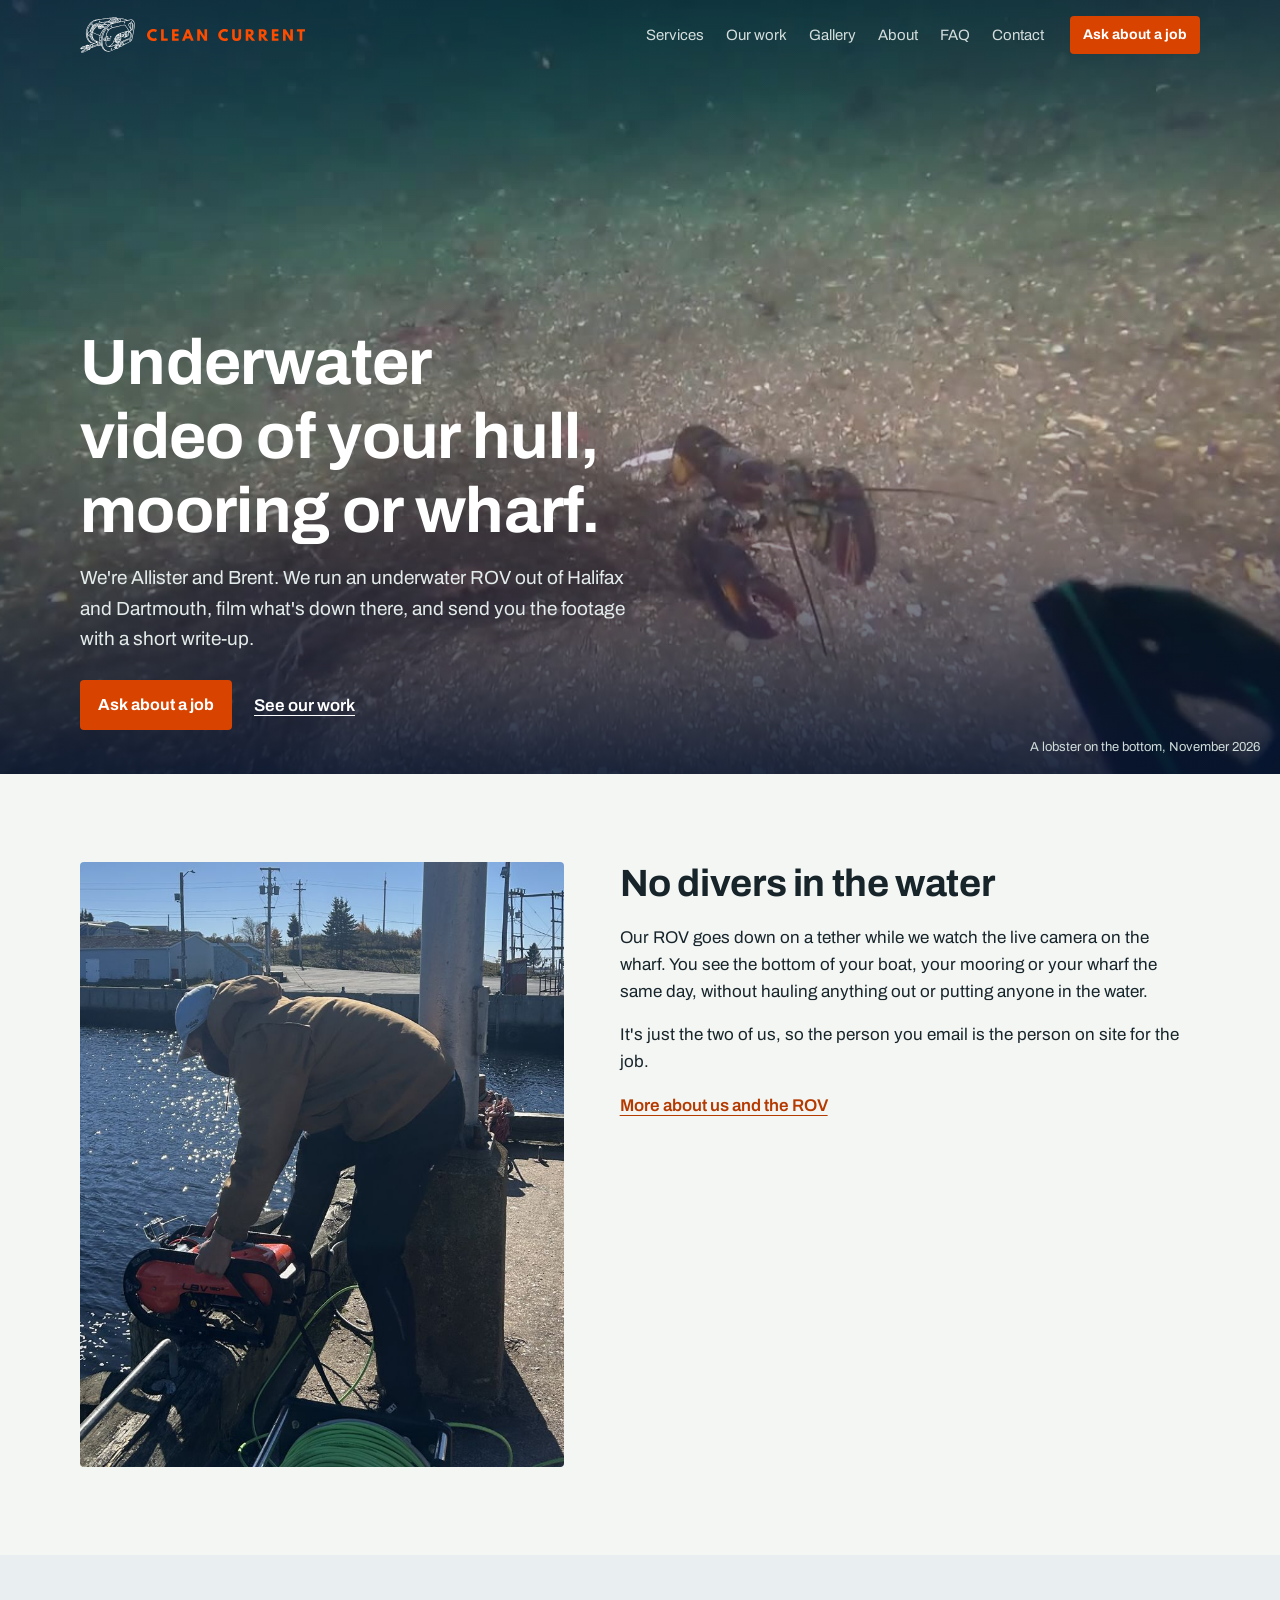
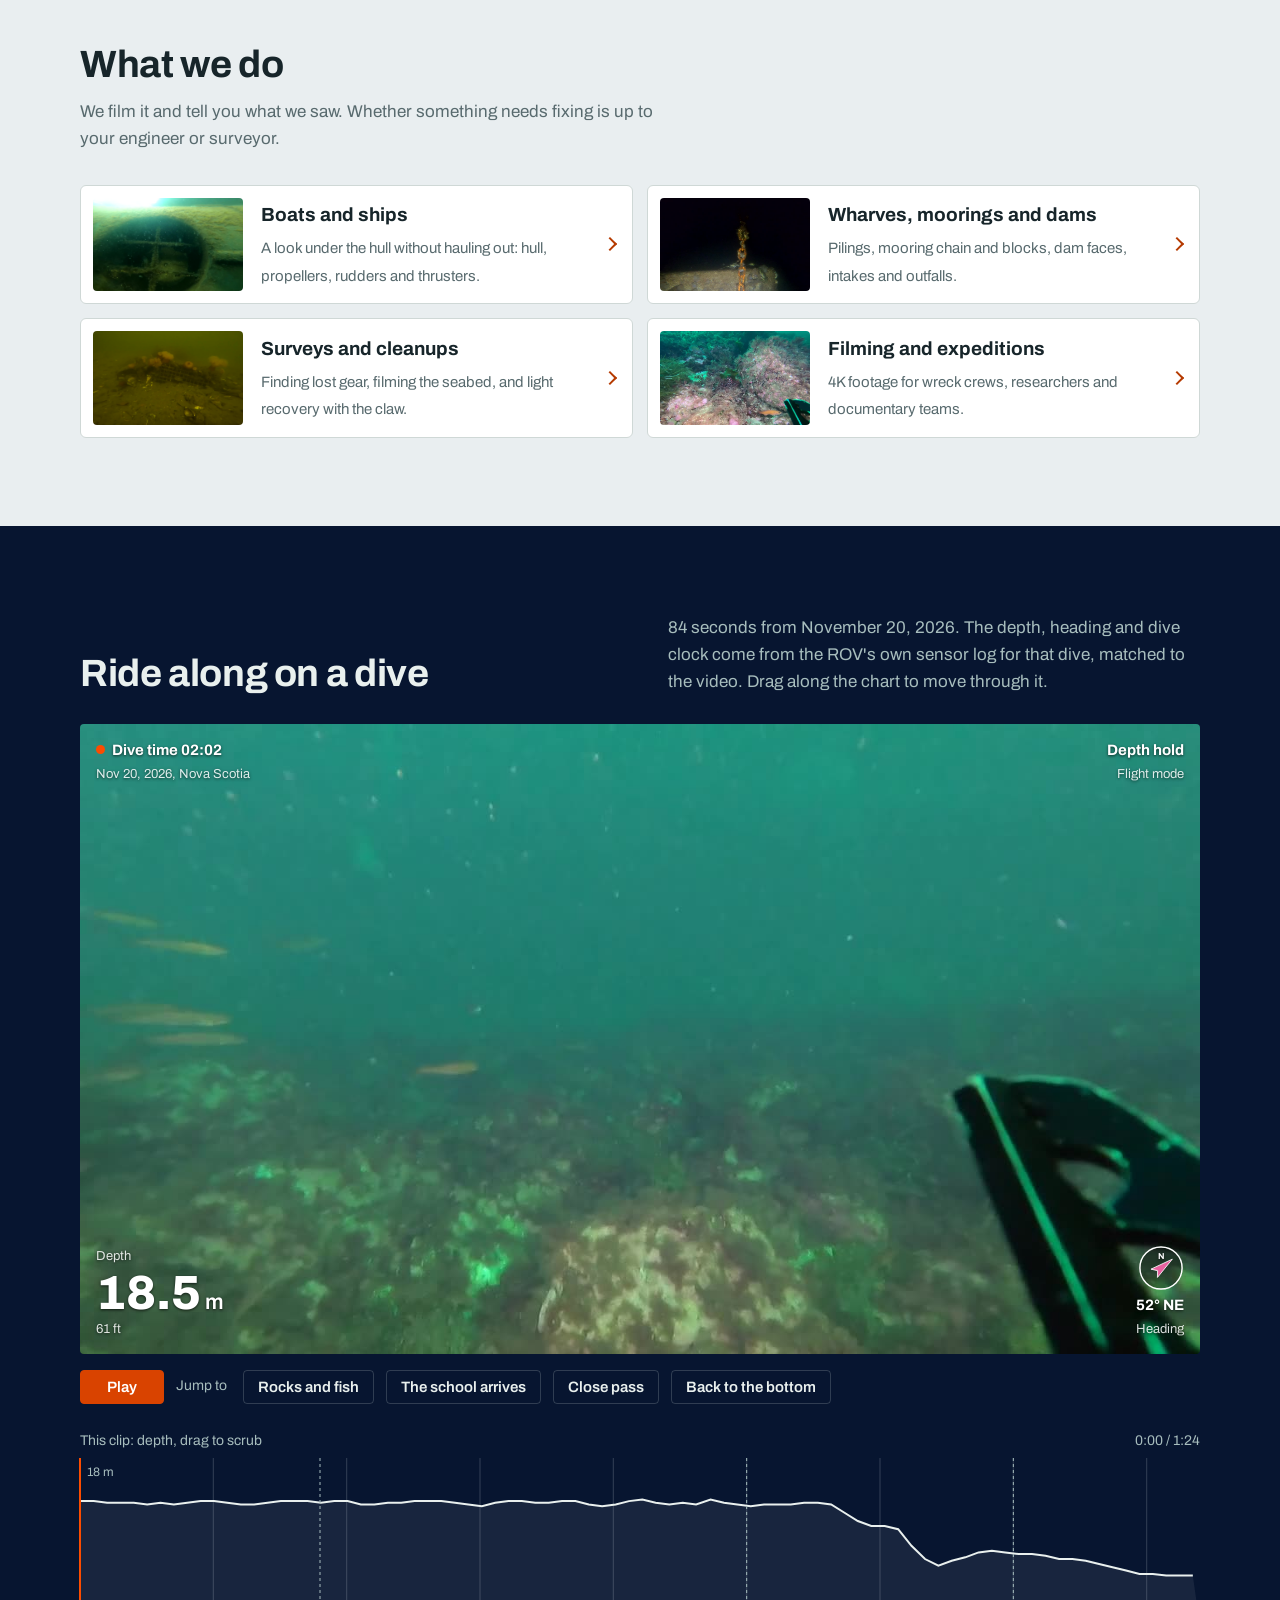
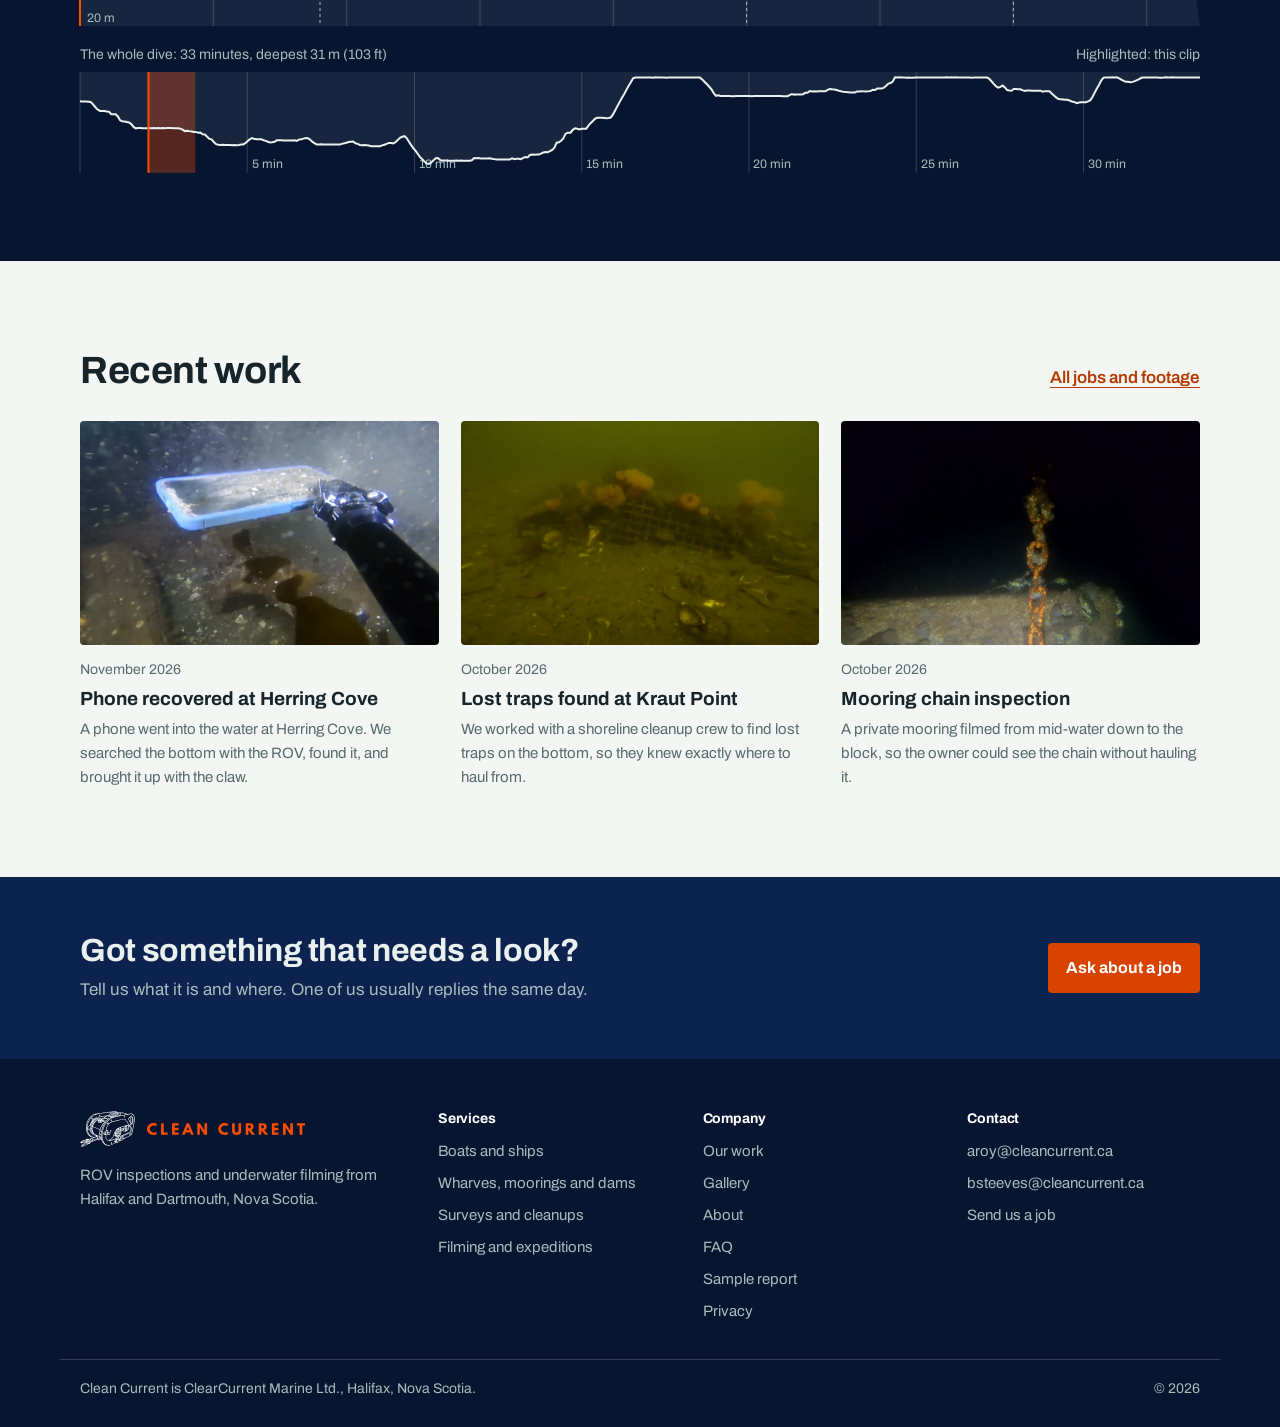
<file: index.html>
<!doctype html>
<html lang="en">
<head>
<meta charset="utf-8">
<meta name="viewport" content="width=device-width,initial-scale=1,viewport-fit=cover">
<title>Clean Current | ROV inspections in Halifax</title>
<meta name="description" content="ROV inspections and 4K underwater filming from Halifax and Dartmouth. Hulls, propellers, moorings, wharves, dams and the seabed, with no divers in the water.">
<link rel="canonical" href="https://cleancurrent.ca/">
<meta property="og:type" content="website">
<meta property="og:site_name" content="Clean Current">
<meta property="og:title" content="Clean Current | ROV inspections in Halifax">
<meta property="og:description" content="ROV inspections and 4K underwater filming from Halifax and Dartmouth. Hulls, propellers, moorings, wharves, dams and the seabed, with no divers in the water.">
<meta property="og:url" content="https://cleancurrent.ca/">
<meta property="og:image" content="https://cleancurrent.ca/assets/img/share.jpg">
<meta name="twitter:card" content="summary_large_image">
<link rel="icon" href="/favicon.svg" type="image/svg+xml">
<link rel="icon" href="/favicon-32.png" sizes="32x32" type="image/png">
<link rel="apple-touch-icon" href="/apple-touch-icon.png">
<meta name="theme-color" content="#0f2b30">
<script type="application/ld+json">{"@context":"https://schema.org","@type":"ProfessionalService","name":"Clean Current","legalName":"ClearCurrent Marine Ltd","url":"https://cleancurrent.ca/","email":"aroy@cleancurrent.ca","image":"https://cleancurrent.ca/assets/img/share.jpg","description":"ROV inspections and 4K underwater filming: hulls, propellers, moorings, wharves, dams and the seabed. Based in Halifax and Dartmouth, Nova Scotia.","areaServed":[{"@type":"City","name":"Halifax"},{"@type":"City","name":"Dartmouth"},{"@type":"AdministrativeArea","name":"Nova Scotia"},{"@type":"AdministrativeArea","name":"New Brunswick"},{"@type":"AdministrativeArea","name":"Prince Edward Island"}],"founder":[{"@type":"Person","name":"Allister Roy"},{"@type":"Person","name":"Brent Steeves"}],"knowsAbout":["ROV inspection","Underwater hull inspection","Mooring inspection","Wharf and piling inspection","Dam and intake inspection","Underwater filming"]}</script>
<link rel="preconnect" href="https://fonts.googleapis.com">
<link rel="preconnect" href="https://fonts.gstatic.com" crossorigin>
<link rel="stylesheet" href="https://fonts.googleapis.com/css2?family=Archivo:wght@400..800&display=swap">
<link rel="stylesheet" href="/assets/css/site.css">
</head>
<body>
<a class="skip" href="#main">Skip to content</a>
<header class="bar" id="bar">
  <div class="wrap">
    <a class="mark" href="/" aria-label="Clean Current home"><img class="logo-rov" src="/assets/img/logo/rov.svg" alt="" width="55" height="36"><img class="logo-word" src="/assets/img/logo/wordmark.svg" alt="Clean Current" width="159" height="12"></a>
    <button type="button" class="menu-toggle" id="menu-toggle" aria-expanded="false" aria-controls="nav">Menu</button>
    <nav class="nav" id="nav" aria-label="Main">
      <a href="/services/">Services</a>
      <a href="/work/">Our work</a>
      <a href="/gallery/">Gallery</a>
      <a href="/about/">About</a>
      <a href="/faq/">FAQ</a>
      <a href="/contact/">Contact</a>
      <a class="btn" href="/contact/">Ask about a job</a>
    </nav>
  </div>
</header>
<main id="main">
  <section class="hero" aria-labelledby="hero-title">
    <img class="poster" id="hero-poster" src="/assets/img/hero-poster.jpg" alt="" aria-hidden="true">
    <video id="hero-video" autoplay muted loop playsinline preload="auto" poster="/assets/img/hero-poster.jpg" aria-hidden="true"></video>
    <span class="label" id="hero-label">A school of fish at 20 m, November 20, 2026</span>
    <script>
    (function(){
      // A different dive clip each day. Add new clips to the end of this list.
      var clips=[
        ['hero-fish-close','hero-fish-close','A school of fish swimming past the ROV, November 24, 2026'],
        ['hero-reel','hero-poster','A school of fish at 20 m, November 20, 2026'],
        ['hero-reef','hero-reef','Pink coralline reef, November 20, 2026'],
        ['hero-lobster','hero-lobster','A lobster on the bottom, November 2026'],
        ['hero-chain','hero-chain','Inspecting a mooring chain, October 2026'],
        ['hero-sculpin','hero-sculpin','A sculpin on red seaweed, November 20, 2026'],
        ['hero-catfish','hero-catfish','A catfish in Chocolate Lake, November 5, 2026'],
        ['hero-trap','hero-trap','A lost trap found during a cleanup, October 2026']
      ];
      var d=new Date(),day=Math.floor((Date.UTC(d.getFullYear(),d.getMonth(),d.getDate())-Date.UTC(2026,10,24))/864e5);
      var q=location.search.match(/[?&]hero=(\d+)/),c=clips[q?(+q[1])%clips.length:((day%clips.length)+clips.length)%clips.length];
      var v=document.getElementById('hero-video'),img='/assets/img/'+c[1]+'.jpg';
      document.getElementById('hero-poster').src=img;v.poster=img;
      document.getElementById('hero-label').textContent=c[2];
      v.src='/assets/video/'+c[0]+'.mp4';
    })();
    </script>
    <div class="wrap">
      <h1 id="hero-title">Underwater video of your hull, mooring or wharf.</h1>
      <p>We're Allister and Brent. We run an underwater ROV out of Halifax and Dartmouth, film what's down there, and send you the footage with a short write-up.</p>
      <div class="hero-actions">
        <a class="btn" href="/contact/">Ask about a job</a>
        <a class="textlink" href="/work/">See our work</a>
      </div>
    </div>
  </section>

  <section aria-labelledby="intro-title">
    <div class="wrap intro-grid">
      <img src="/assets/img/allister-launching-rov.jpg" alt="Allister lowering the orange ROV off a wharf, tether reel at his feet">
      <div class="intro-text">
        <h2 id="intro-title">No divers in the water</h2>
        <p>Our ROV goes down on a tether while we watch the live camera on the wharf. You see the bottom of your boat, your mooring or your wharf the same day, without hauling anything out or putting anyone in the water.</p>
        <p>It's just the two of us, so the person you email is the person on site for the job.</p>
        <p><a class="textlink dark-link" href="/about/">More about us and the ROV</a></p>
      </div>
    </div>
  </section>

  <section class="tint" id="services" aria-labelledby="services-title">
    <div class="wrap">
      <h2 id="services-title">What we do</h2>
      <p class="lede">We film it and tell you what we saw. Whether something needs fixing is up to your engineer or surveyor.</p>
      <div class="svc-links">
        <a class="svc-link" href="/services/boats/">
          <img src="/assets/img/thruster-tunnel.jpg" alt="" loading="lazy">
          <span><strong>Boats and ships</strong><span>A look under the hull without hauling out: hull, propellers, rudders and thrusters.</span></span>
          <span class="arrow" aria-hidden="true"></span>
        </a>
        <a class="svc-link" href="/services/wharves-moorings-dams/">
          <img src="/assets/img/mooring-chain.jpg" alt="" loading="lazy">
          <span><strong>Wharves, moorings and dams</strong><span>Pilings, mooring chain and blocks, dam faces, intakes and outfalls.</span></span>
          <span class="arrow" aria-hidden="true"></span>
        </a>
        <a class="svc-link" href="/services/surveys-cleanups/">
          <img src="/assets/img/ghost-trap.jpg" alt="" loading="lazy">
          <span><strong>Surveys and cleanups</strong><span>Finding lost gear, filming the seabed, and light recovery with the claw.</span></span>
          <span class="arrow" aria-hidden="true"></span>
        </a>
        <a class="svc-link" href="/services/filming/">
          <img src="/assets/img/reef-survey.jpg" alt="" loading="lazy">
          <span><strong>Filming and expeditions</strong><span>4K footage for wreck crews, researchers and documentary teams.</span></span>
          <span class="arrow" aria-hidden="true"></span>
        </a>
      </div>
    </div>
  </section>

  <section class="dark dive" id="dive" aria-labelledby="dive-title">
    <div class="wrap">
      <div class="dive-intro">
        <h2 id="dive-title">Ride along on a dive</h2>
        <p>84 seconds from November 20, 2026. The depth, heading and dive clock come from the ROV's own sensor log for that dive, matched to the video. Drag along the chart to move through it.</p>
      </div>
      <div class="screen">
        <video id="dive-video" muted playsinline preload="none" poster="/assets/img/ride-along.jpg" aria-label="ROV footage of a school of fish passing over a rocky seabed at about 20 metres"><source src="/assets/video/ride-along.mp4" type="video/mp4"></video>
        <div class="hud" aria-hidden="true">
          <div class="hud-tl"><b class="rec">Dive time <span id="h-time">02:03</span></b><small>Nov 20, 2026, Nova Scotia</small></div>
          <div class="hud-tr"><b id="h-mode">Depth hold</b><small>Flight mode</small></div>
          <div class="hud-bl"><small>Depth</small><div class="big"><i id="h-m" style="font-style:normal">19.8</i><span>m</span></div><small><span id="h-ft">65</span> ft</small></div>
          <div class="hud-br"><svg class="compass" viewBox="-24 -24 48 48"><circle r="22" fill="rgba(0,0,0,.35)" stroke="#fff" stroke-width="1.5"/><text y="-12" text-anchor="middle" dominant-baseline="middle" font-size="9" font-weight="700" fill="#fff" font-family="Archivo,Arial,sans-serif">N</text><path id="h-comp" d="M0-15 5.5 9 0 4.5-5.5 9Z" fill="#e8619f" stroke="#fff" stroke-width=".8"/></svg><b><span id="h-hdg">245</span>&deg; <span id="h-card">WSW</span></b><small>Heading</small></div>
        </div>
      </div>
      <div class="dive-ctrl">
        <button type="button" class="vbtn" id="playbtn" aria-label="Play the dive">Play</button>
        <span class="lbl">Jump to</span>
        <button type="button" class="vbtn chapter" data-t="0">Rocks and fish</button>
        <button type="button" class="vbtn chapter" data-t="18">The school arrives</button>
        <button type="button" class="vbtn chapter" data-t="50">Close pass</button>
        <button type="button" class="vbtn chapter" data-t="70">Back to the bottom</button>
      </div>
      <div class="charts">
        <div>
          <div class="chart-label"><span>This clip: depth, drag to scrub</span><span id="scrub-read">0:00 / 1:24</span></div>
          <svg class="chart" id="scrub" viewBox="0 0 1000 150" preserveAspectRatio="none" role="slider" tabindex="0" aria-label="Position in the dive clip" aria-valuemin="0" aria-valuemax="84" aria-valuenow="0" aria-valuetext="0 seconds"></svg>
        </div>
        <div>
          <div class="chart-label"><span>The whole dive: 33 minutes, deepest 31 m (103 ft)</span><span>Highlighted: this clip</span></div>
          <svg class="chart" id="overview" viewBox="0 0 1000 90" preserveAspectRatio="none" aria-hidden="true"></svg>
        </div>
      </div>
      </div>
  </section>

  <section aria-labelledby="work-title">
    <div class="wrap">
      <div class="row-head"><h2 id="work-title">Recent work</h2><a class="textlink dark-link" href="/work/">All jobs and footage</a></div>
      <div class="cards">
        <a class="card" href="/work/#phone">
          <img src="/assets/img/phone-recovery.jpg" alt="" loading="lazy">
          <span class="card-meta">November 2026</span>
          <strong>Phone recovered at Herring Cove</strong>
          <span>A phone went into the water at Herring Cove. We searched the bottom with the ROV, found it, and brought it up with the claw.</span>
        </a>
        <a class="card" href="/work/#traps">
          <img src="/assets/img/ghost-trap.jpg" alt="" loading="lazy">
          <span class="card-meta">October 2026</span>
          <strong>Lost traps found at Kraut Point</strong>
          <span>We worked with a shoreline cleanup crew to find lost traps on the bottom, so they knew exactly where to haul from.</span>
        </a>
        <a class="card" href="/work/#mooring">
          <img src="/assets/img/mooring-chain.jpg" alt="" loading="lazy">
          <span class="card-meta">October 2026</span>
          <strong>Mooring chain inspection</strong>
          <span>A private mooring filmed from mid-water down to the block, so the owner could see the chain without hauling it.</span>
        </a>
      </div>
    </div>
  </section>

  <section class="cta-band">
    <div class="wrap">
      <div><h2>Got something that needs a look?</h2><p>Tell us what it is and where. One of us usually replies the same day.</p></div>
      <a class="btn" href="/contact/">Ask about a job</a>
    </div>
  </section>
</main>
<footer>
  <div class="wrap foot-grid">
    <div>
      <a class="mark" href="/"><img class="logo-rov" src="/assets/img/logo/rov.svg" alt="" width="55" height="36"><img class="logo-word" src="/assets/img/logo/wordmark.svg" alt="Clean Current" width="159" height="12"></a>
      <p>ROV inspections and underwater filming from Halifax and Dartmouth, Nova Scotia.</p>
    </div>
    <div>
      <h2>Services</h2>
      <ul><li><a href="/services/boats/">Boats and ships</a></li><li><a href="/services/wharves-moorings-dams/">Wharves, moorings and dams</a></li><li><a href="/services/surveys-cleanups/">Surveys and cleanups</a></li><li><a href="/services/filming/">Filming and expeditions</a></li></ul>
    </div>
    <div>
      <h2>Company</h2>
      <ul><li><a href="/work/">Our work</a></li><li><a href="/gallery/">Gallery</a></li><li><a href="/about/">About</a></li><li><a href="/faq/">FAQ</a></li><li><a href="/sample-report.html">Sample report</a></li><li><a href="/privacy/">Privacy</a></li></ul>
    </div>
    <div>
      <h2>Contact</h2>
      <ul><li><a href="mailto:aroy@cleancurrent.ca">aroy@cleancurrent.ca</a></li><li><a href="mailto:bsteeves@cleancurrent.ca">bsteeves@cleancurrent.ca</a></li><li><a href="/contact/">Send us a job</a></li></ul>
    </div>
  </div>
  <div class="wrap foot-legal">
    <span>Clean Current is ClearCurrent Marine Ltd., Halifax, Nova Scotia.</span>
    <span>&copy; <span id="year">2026</span></span>
  </div>
</footer>
<script src="/assets/js/site.js" defer></script>
<script src="/assets/js/dive.js" defer></script>
</body>
</html>
</file>
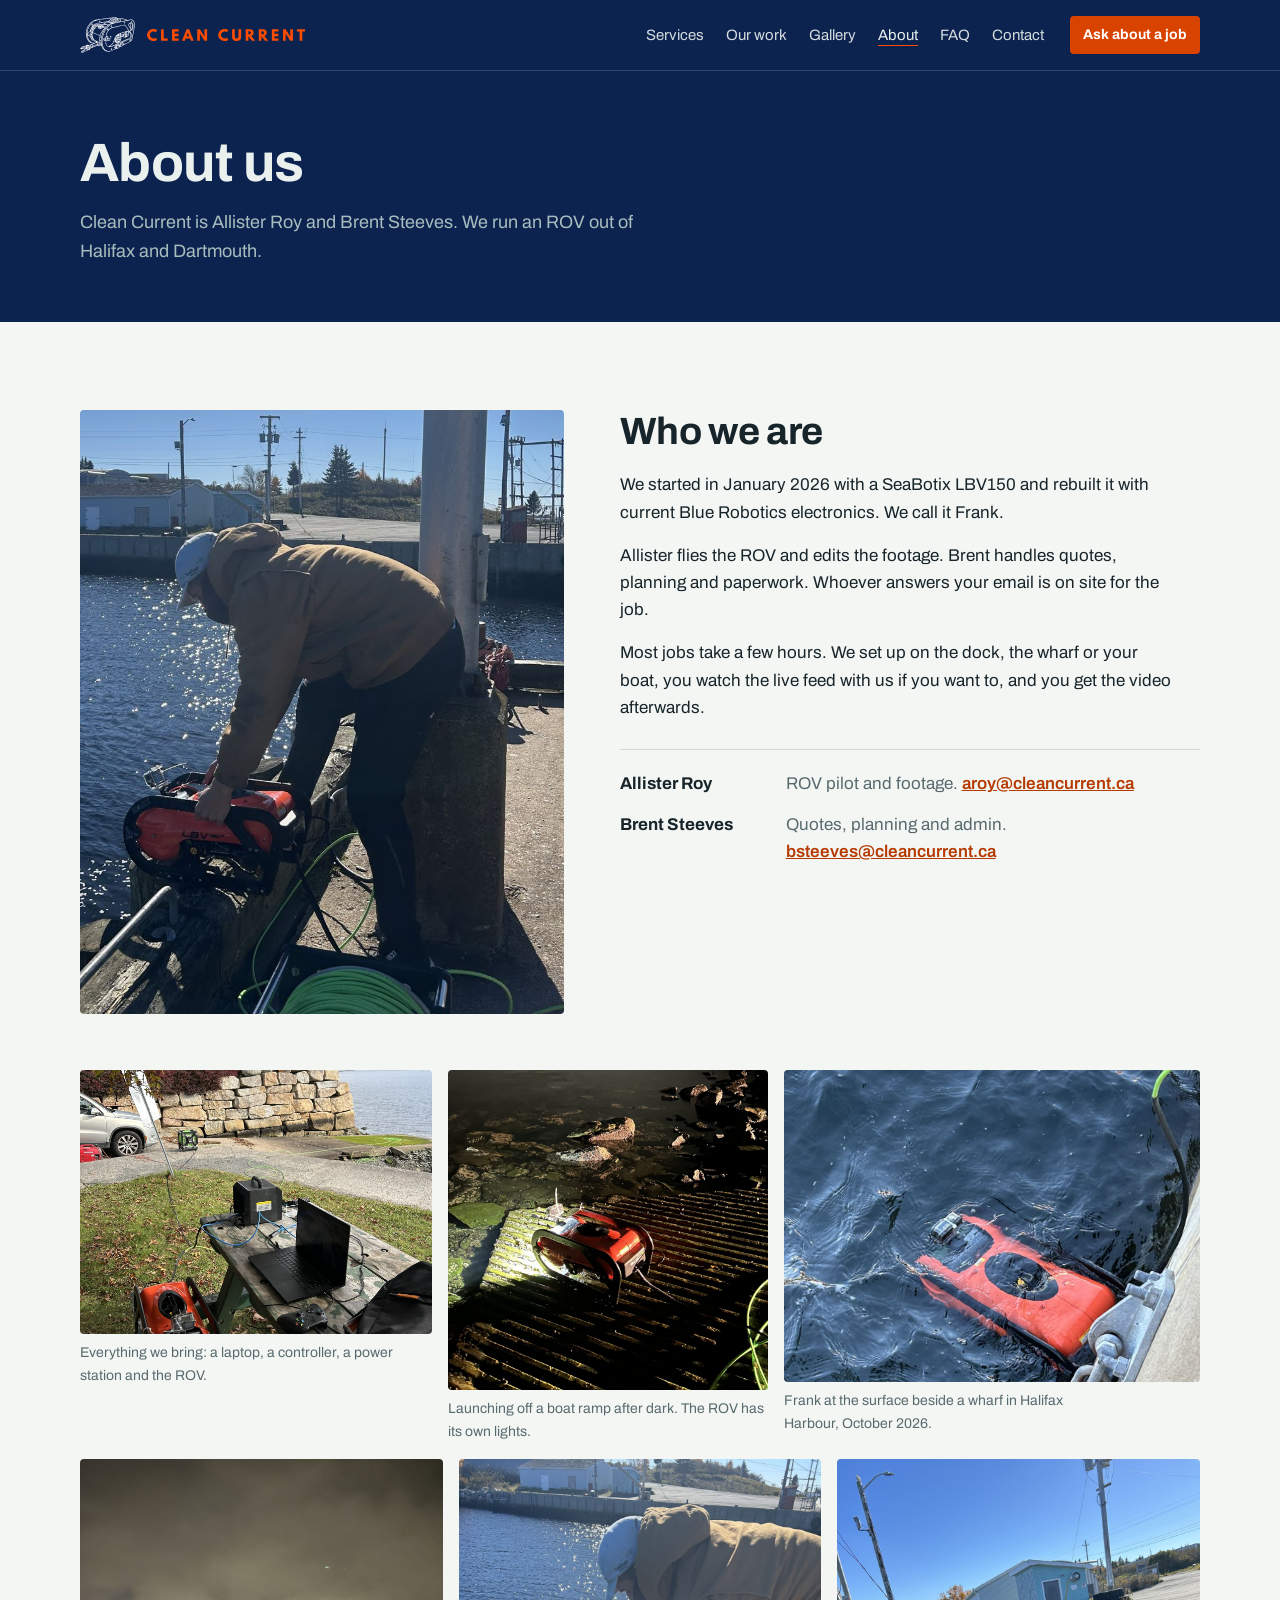
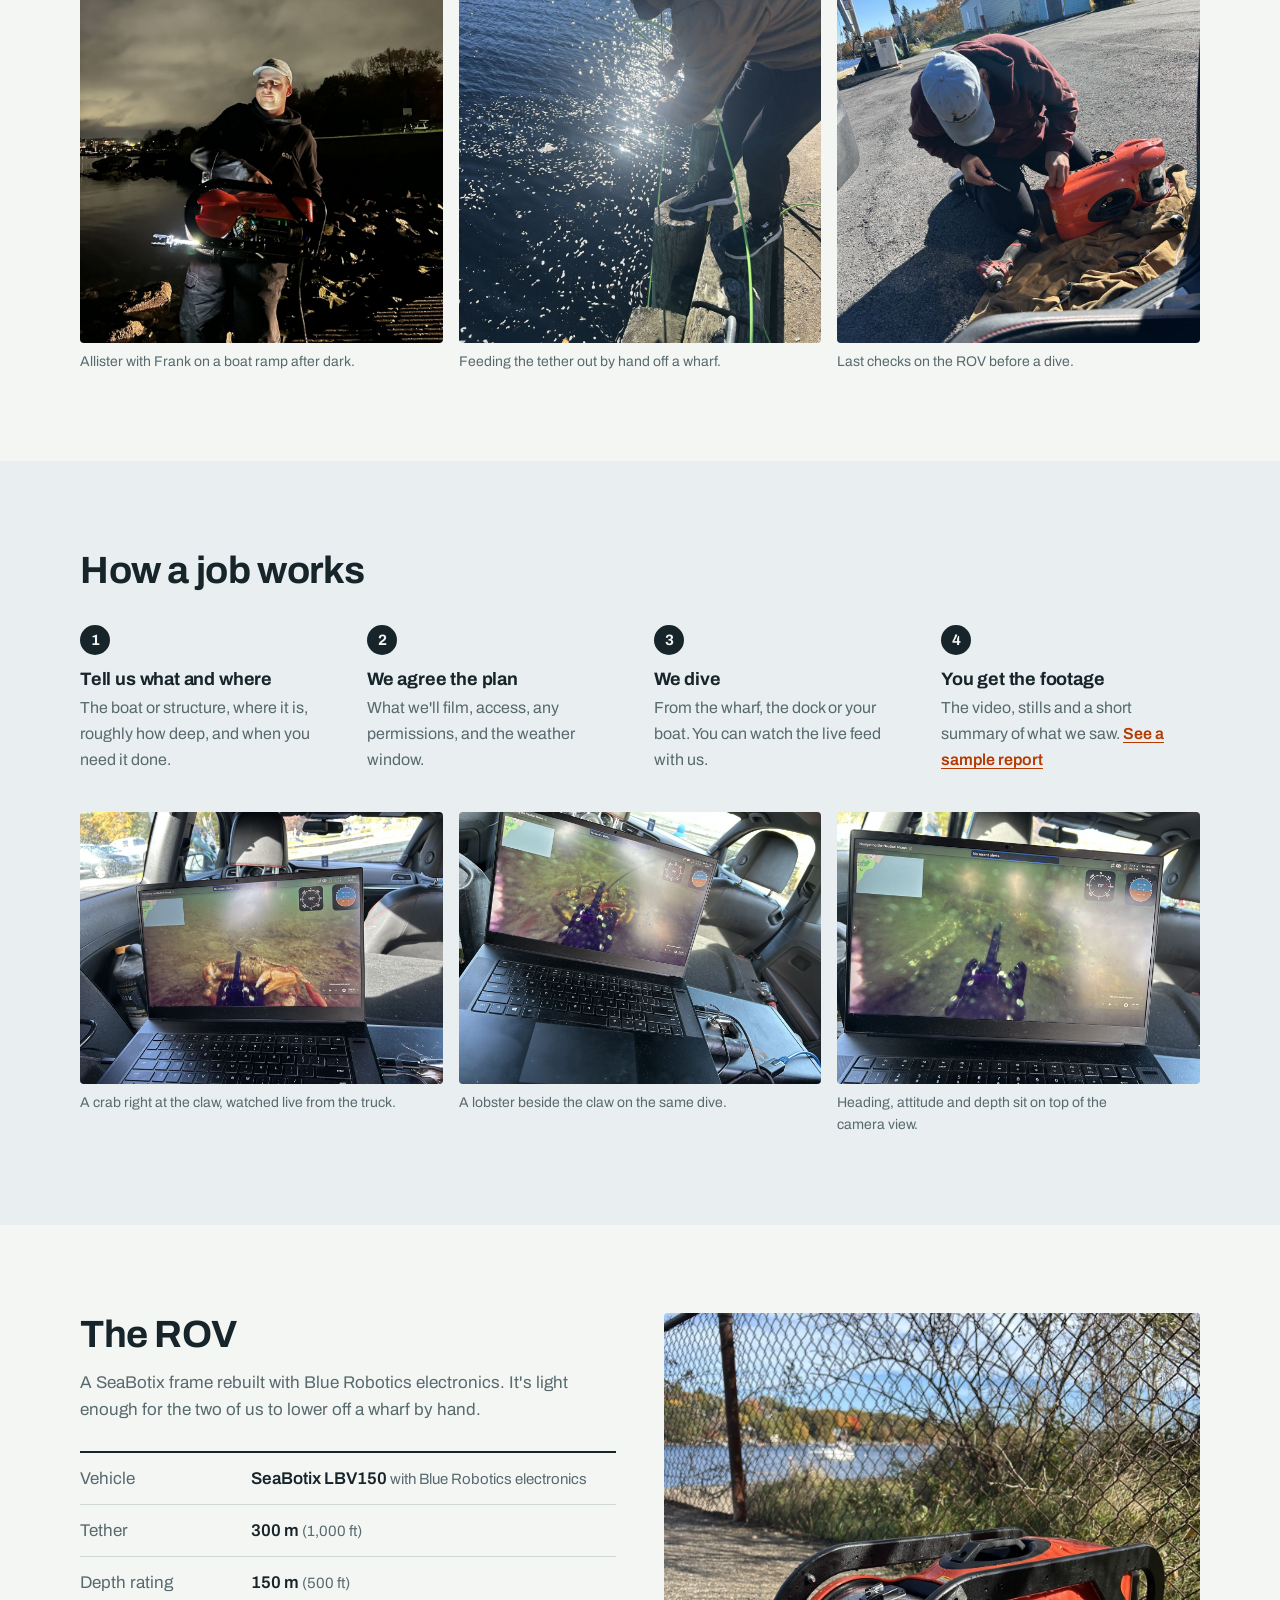
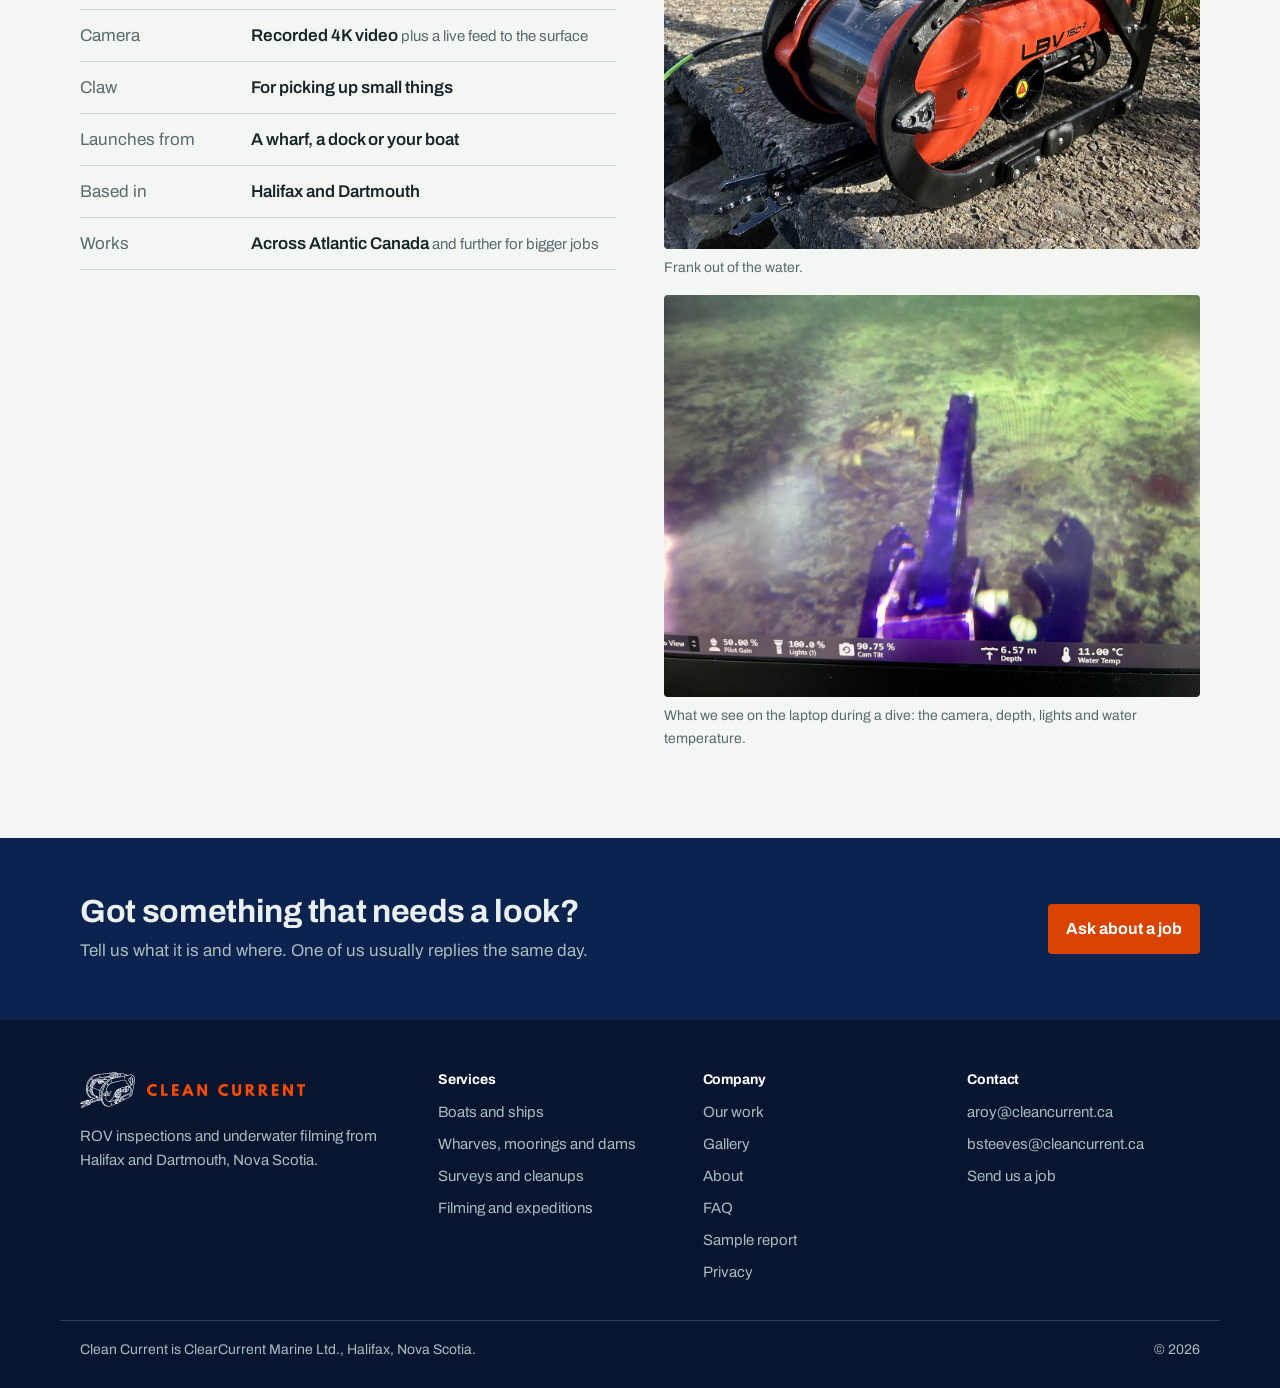
<file: about/index.html>
<!doctype html>
<html lang="en">
<head>
<meta charset="utf-8">
<meta name="viewport" content="width=device-width,initial-scale=1,viewport-fit=cover">
<title>About us | Clean Current</title>
<meta name="description" content="Clean Current is Allister Roy and Brent Steeves, running a rebuilt SeaBotix LBV150 ROV out of Halifax and Dartmouth, Nova Scotia.">
<link rel="canonical" href="https://cleancurrent.ca/about/">
<meta property="og:type" content="website">
<meta property="og:site_name" content="Clean Current">
<meta property="og:title" content="About us | Clean Current">
<meta property="og:description" content="Clean Current is Allister Roy and Brent Steeves, running a rebuilt SeaBotix LBV150 ROV out of Halifax and Dartmouth, Nova Scotia.">
<meta property="og:url" content="https://cleancurrent.ca/about/">
<meta property="og:image" content="https://cleancurrent.ca/assets/img/share.jpg">
<meta name="twitter:card" content="summary_large_image">
<link rel="icon" href="/favicon.svg" type="image/svg+xml">
<link rel="icon" href="/favicon-32.png" sizes="32x32" type="image/png">
<link rel="apple-touch-icon" href="/apple-touch-icon.png">
<meta name="theme-color" content="#0f2b30">
<link rel="preconnect" href="https://fonts.googleapis.com">
<link rel="preconnect" href="https://fonts.gstatic.com" crossorigin>
<link rel="stylesheet" href="https://fonts.googleapis.com/css2?family=Archivo:wght@400..800&display=swap">
<link rel="stylesheet" href="/assets/css/site.css">
</head>
<body class="inner">
<a class="skip" href="#main">Skip to content</a>
<header class="bar" id="bar">
  <div class="wrap">
    <a class="mark" href="/" aria-label="Clean Current home"><img class="logo-rov" src="/assets/img/logo/rov.svg" alt="" width="55" height="36"><img class="logo-word" src="/assets/img/logo/wordmark.svg" alt="Clean Current" width="159" height="12"></a>
    <button type="button" class="menu-toggle" id="menu-toggle" aria-expanded="false" aria-controls="nav">Menu</button>
    <nav class="nav" id="nav" aria-label="Main">
      <a href="/services/">Services</a>
      <a href="/work/">Our work</a>
      <a href="/gallery/">Gallery</a>
      <a href="/about/" aria-current="page">About</a>
      <a href="/faq/">FAQ</a>
      <a href="/contact/">Contact</a>
      <a class="btn" href="/contact/">Ask about a job</a>
    </nav>
  </div>
</header>
<main id="main">
  <section class="page-head">
    <div class="wrap">
      <h1>About us</h1>
      <p class="lede">Clean Current is Allister Roy and Brent Steeves. We run an ROV out of Halifax and Dartmouth.</p>
    </div>
  </section>
  <section>
    <div class="wrap intro-grid">
      <img src="/assets/img/allister-launching-rov.jpg" alt="Allister lowering the orange ROV off a wharf, tether reel at his feet">
      <div class="intro-text">
        <h2>Who we are</h2>
        <p>We started in January 2026 with a SeaBotix LBV150 and rebuilt it with current Blue Robotics electronics. We call it Frank.</p>
        <p>Allister flies the ROV and edits the footage. Brent handles quotes, planning and paperwork. Whoever answers your email is on site for the job.</p>
        <p>Most jobs take a few hours. We set up on the dock, the wharf or your boat, you watch the live feed with us if you want to, and you get the video afterwards.</p>
        <div class="people">
          <div><strong>Allister Roy</strong><span>ROV pilot and footage. <a href="mailto:aroy@cleancurrent.ca">aroy@cleancurrent.ca</a></span></div>
          <div><strong>Brent Steeves</strong><span>Quotes, planning and admin. <a href="mailto:bsteeves@cleancurrent.ca">bsteeves@cleancurrent.ca</a></span></div>
        </div>
      </div>
    </div>
    <div class="wrap snaps">
      <figure><img src="/assets/img/field-setup.jpg" alt="Laptop, controller, power station and the ROV on a picnic table beside the water" loading="lazy"><figcaption>Everything we bring: a laptop, a controller, a power station and the ROV.</figcaption></figure>
      <figure><img src="/assets/img/night-launch.jpg" alt="The ROV on a boat ramp at night with its lights on" loading="lazy"><figcaption>Launching off a boat ramp after dark. The ROV has its own lights.</figcaption></figure>
      <figure><img src="/assets/img/rov-at-wharf-wide.jpg" alt="The orange ROV at the surface beside a concrete wharf" loading="lazy"><figcaption>Frank at the surface beside a wharf in Halifax Harbour, October 2026.</figcaption></figure>
    </div>
    <div class="wrap snaps tall">
      <figure><img src="/assets/img/allister-night.jpg" alt="Allister holding the ROV on a boat ramp at night, its lights on" loading="lazy" width="1050" height="1400"><figcaption>Allister with Frank on a boat ramp after dark.</figcaption></figure>
      <figure><img src="/assets/img/lowering-tether.jpg" alt="Allister feeding the green tether off a wooden wharf into sunlit water" loading="lazy" width="1050" height="1400"><figcaption>Feeding the tether out by hand off a wharf.</figcaption></figure>
      <figure><img src="/assets/img/prepping-rov.jpg" alt="Allister kneeling in a parking lot working on the ROV with a screwdriver" loading="lazy" width="1050" height="1400"><figcaption>Last checks on the ROV before a dive.</figcaption></figure>
    </div>
  </section>

  <section class="tint" id="how">
    <div class="wrap">
      <h2>How a job works</h2>
      <ol class="steps">
        <li><span class="n">1</span><h3>Tell us what and where</h3><p>The boat or structure, where it is, roughly how deep, and when you need it done.</p></li>
        <li><span class="n">2</span><h3>We agree the plan</h3><p>What we'll film, access, any permissions, and the weather window.</p></li>
        <li><span class="n">3</span><h3>We dive</h3><p>From the wharf, the dock or your boat. You can watch the live feed with us.</p></li>
        <li><span class="n">4</span><h3>You get the footage</h3><p>The video, stills and a short summary of what we saw. <a href="/sample-report.html">See a sample report</a></p></li>
      </ol>
      <div class="snaps feed">
        <figure><img src="/assets/img/live-feed-crab.jpg" alt="Laptop in a truck showing the ROV camera with a crab right at the claw" loading="lazy" width="1400" height="1050"><figcaption>A crab right at the claw, watched live from the truck.</figcaption></figure>
        <figure><img src="/assets/img/live-feed-lobster.jpg" alt="Laptop showing the ROV camera with a lobster beside the claw" loading="lazy" width="1400" height="1050"><figcaption>A lobster beside the claw on the same dive.</figcaption></figure>
        <figure><img src="/assets/img/live-feed-truck.jpg" alt="Laptop screen showing the camera view with compass, attitude and depth on top" loading="lazy" width="1400" height="1050"><figcaption>Heading, attitude and depth sit on top of the camera view.</figcaption></figure>
      </div>
    </div>
  </section>

  <section id="rov">
    <div class="wrap rov-grid">
      <div>
        <h2>The ROV</h2>
        <p>A SeaBotix frame rebuilt with Blue Robotics electronics. It's light enough for the two of us to lower off a wharf by hand.</p>
        <dl>
          <dt>Vehicle</dt><dd>SeaBotix LBV150 <small>with Blue Robotics electronics</small></dd>
          <dt>Tether</dt><dd>300 m <small>(1,000 ft)</small></dd>
          <dt>Depth rating</dt><dd>150 m <small>(500 ft)</small></dd>
          <dt>Camera</dt><dd>Recorded 4K video <small>plus a live feed to the surface</small></dd>
          <dt>Claw</dt><dd>For picking up small things</dd>
          <dt>Launches from</dt><dd>A wharf, a dock or your boat</dd>
          <dt>Based in</dt><dd>Halifax and Dartmouth</dd>
          <dt>Works</dt><dd>Across Atlantic Canada <small>and further for bigger jobs</small></dd>
        </dl>
      </div>
      <div class="rov-photos">
        <figure><img src="/assets/img/rov-on-rocks.jpg" alt="The orange SeaBotix ROV sitting on a rock by the harbour" loading="lazy"><figcaption>Frank out of the water.</figcaption></figure>
        <figure><img src="/assets/img/live-feed.jpg" alt="The laptop screen during a dive showing the camera view with the claw, depth, lights and water temperature" loading="lazy"><figcaption>What we see on the laptop during a dive: the camera, depth, lights and water temperature.</figcaption></figure>
      </div>
    </div>
  </section>
  <section class="cta-band">
    <div class="wrap">
      <div><h2>Got something that needs a look?</h2><p>Tell us what it is and where. One of us usually replies the same day.</p></div>
      <a class="btn" href="/contact/">Ask about a job</a>
    </div>
  </section>
</main>
<footer>
  <div class="wrap foot-grid">
    <div>
      <a class="mark" href="/"><img class="logo-rov" src="/assets/img/logo/rov.svg" alt="" width="55" height="36"><img class="logo-word" src="/assets/img/logo/wordmark.svg" alt="Clean Current" width="159" height="12"></a>
      <p>ROV inspections and underwater filming from Halifax and Dartmouth, Nova Scotia.</p>
    </div>
    <div>
      <h2>Services</h2>
      <ul><li><a href="/services/boats/">Boats and ships</a></li><li><a href="/services/wharves-moorings-dams/">Wharves, moorings and dams</a></li><li><a href="/services/surveys-cleanups/">Surveys and cleanups</a></li><li><a href="/services/filming/">Filming and expeditions</a></li></ul>
    </div>
    <div>
      <h2>Company</h2>
      <ul><li><a href="/work/">Our work</a></li><li><a href="/gallery/">Gallery</a></li><li><a href="/about/">About</a></li><li><a href="/faq/">FAQ</a></li><li><a href="/sample-report.html">Sample report</a></li><li><a href="/privacy/">Privacy</a></li></ul>
    </div>
    <div>
      <h2>Contact</h2>
      <ul><li><a href="mailto:aroy@cleancurrent.ca">aroy@cleancurrent.ca</a></li><li><a href="mailto:bsteeves@cleancurrent.ca">bsteeves@cleancurrent.ca</a></li><li><a href="/contact/">Send us a job</a></li></ul>
    </div>
  </div>
  <div class="wrap foot-legal">
    <span>Clean Current is ClearCurrent Marine Ltd., Halifax, Nova Scotia.</span>
    <span>&copy; <span id="year">2026</span></span>
  </div>
</footer>
<script src="/assets/js/site.js" defer></script>
</body>
</html>
</file>
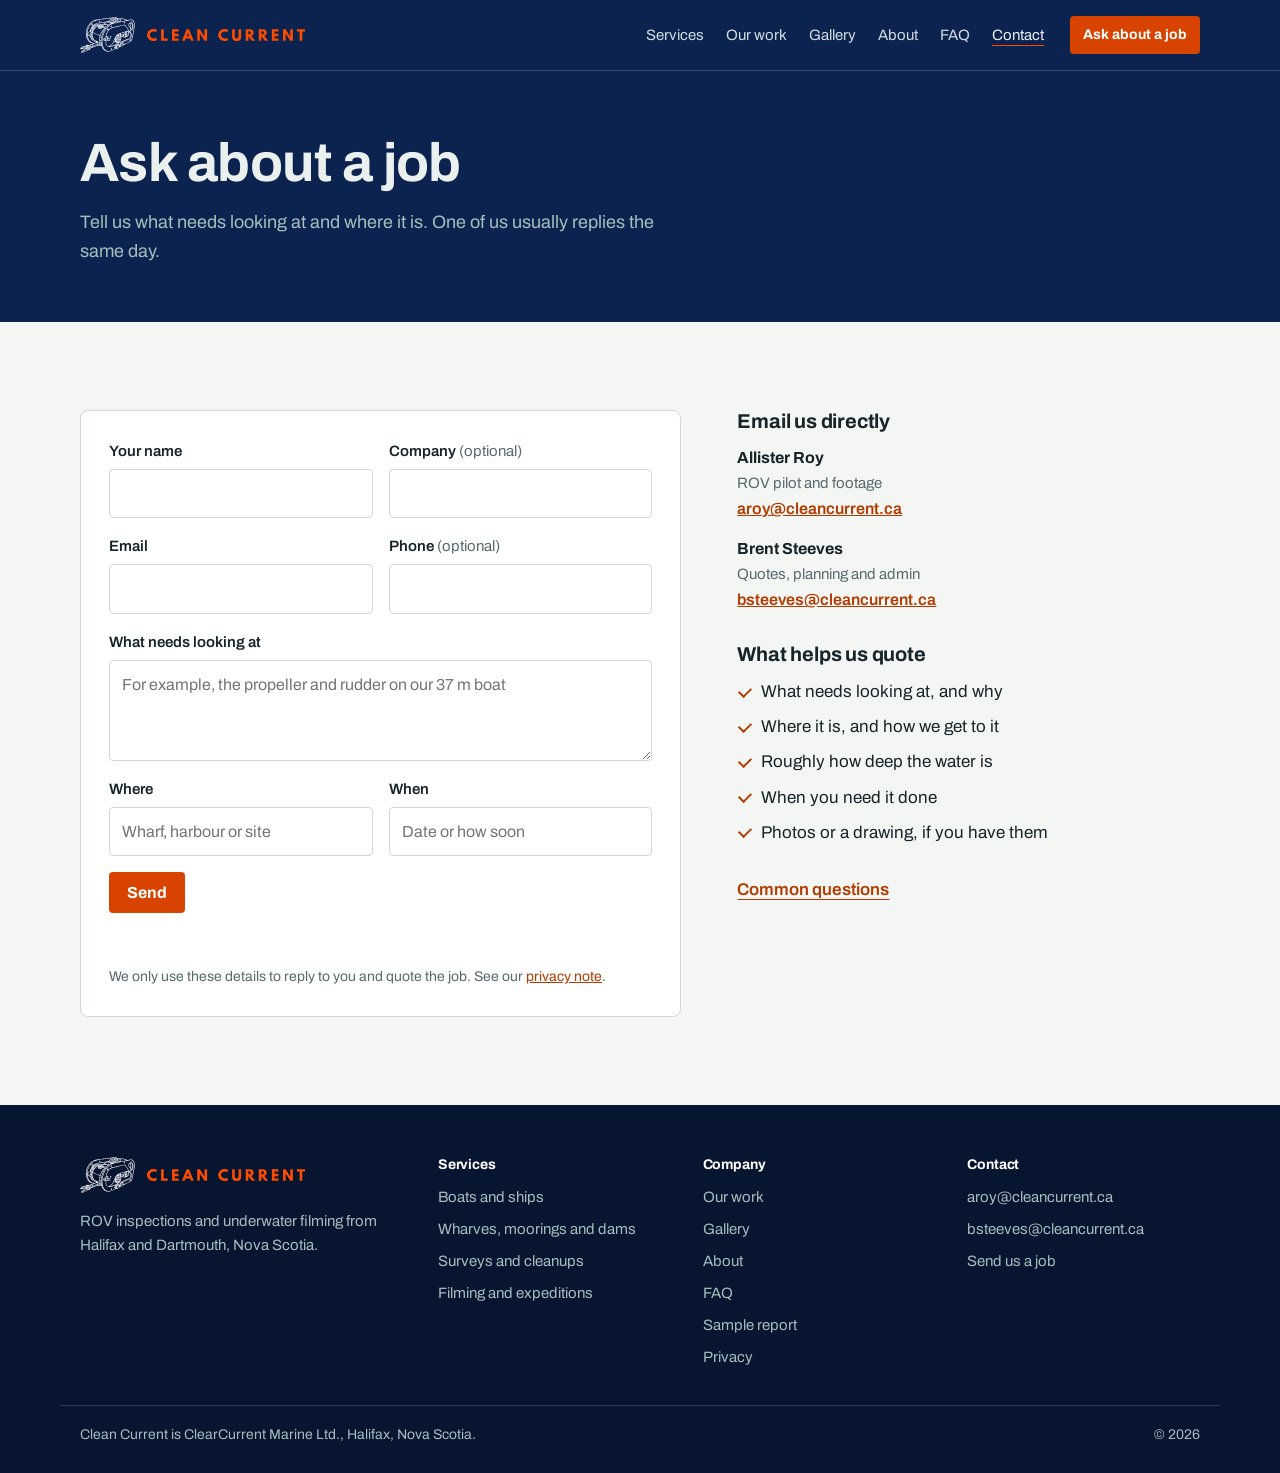
<file: contact/index.html>
<!doctype html>
<html lang="en">
<head>
<meta charset="utf-8">
<meta name="viewport" content="width=device-width,initial-scale=1,viewport-fit=cover">
<title>Contact | Clean Current</title>
<meta name="description" content="Ask Clean Current about an ROV inspection or underwater filming job. Based in Halifax and Dartmouth, Nova Scotia.">
<link rel="canonical" href="https://cleancurrent.ca/contact/">
<meta property="og:type" content="website">
<meta property="og:site_name" content="Clean Current">
<meta property="og:title" content="Contact | Clean Current">
<meta property="og:description" content="Ask Clean Current about an ROV inspection or underwater filming job. Based in Halifax and Dartmouth, Nova Scotia.">
<meta property="og:url" content="https://cleancurrent.ca/contact/">
<meta property="og:image" content="https://cleancurrent.ca/assets/img/share.jpg">
<meta name="twitter:card" content="summary_large_image">
<link rel="icon" href="/favicon.svg" type="image/svg+xml">
<link rel="icon" href="/favicon-32.png" sizes="32x32" type="image/png">
<link rel="apple-touch-icon" href="/apple-touch-icon.png">
<meta name="theme-color" content="#0f2b30">
<link rel="preconnect" href="https://fonts.googleapis.com">
<link rel="preconnect" href="https://fonts.gstatic.com" crossorigin>
<link rel="stylesheet" href="https://fonts.googleapis.com/css2?family=Archivo:wght@400..800&display=swap">
<link rel="stylesheet" href="/assets/css/site.css">
</head>
<body class="inner">
<a class="skip" href="#main">Skip to content</a>
<header class="bar" id="bar">
  <div class="wrap">
    <a class="mark" href="/" aria-label="Clean Current home"><img class="logo-rov" src="/assets/img/logo/rov.svg" alt="" width="55" height="36"><img class="logo-word" src="/assets/img/logo/wordmark.svg" alt="Clean Current" width="159" height="12"></a>
    <button type="button" class="menu-toggle" id="menu-toggle" aria-expanded="false" aria-controls="nav">Menu</button>
    <nav class="nav" id="nav" aria-label="Main">
      <a href="/services/">Services</a>
      <a href="/work/">Our work</a>
      <a href="/gallery/">Gallery</a>
      <a href="/about/">About</a>
      <a href="/faq/">FAQ</a>
      <a href="/contact/" aria-current="page">Contact</a>
      <a class="btn" href="/contact/">Ask about a job</a>
    </nav>
  </div>
</header>
<main id="main">
  <section class="page-head">
    <div class="wrap">
      <h1>Ask about a job</h1>
      <p class="lede">Tell us what needs looking at and where it is. One of us usually replies the same day.</p>
    </div>
  </section>
  <section>
    <div class="wrap contact-grid">
      <div class="form-card">
        <form id="enquiry" data-redirect="/contact/thanks/" class="form" action="https://formsubmit.co/aroy@cleancurrent.ca" method="POST" novalidate>
          <div class="row">
            <label for="f-name"><span>Your name</span><input id="f-name" name="name" required autocomplete="name"></label>
            <label for="f-company"><span>Company <em>(optional)</em></span><input id="f-company" name="company" autocomplete="organization"></label>
          </div>
          <div class="row">
            <label for="f-email"><span>Email</span><input id="f-email" name="email" type="email" required autocomplete="email"></label>
            <label for="f-phone"><span>Phone <em>(optional)</em></span><input id="f-phone" name="phone" type="tel" autocomplete="tel"></label>
          </div>
          <label for="f-what"><span>What needs looking at</span><textarea id="f-what" name="what" rows="3" required placeholder="For example, the propeller and rudder on our 37 m boat"></textarea></label>
          <div class="row">
            <label for="f-where"><span>Where</span><input id="f-where" name="location" required placeholder="Wharf, harbour or site"></label>
            <label for="f-when"><span>When</span><input id="f-when" name="timing" placeholder="Date or how soon"></label>
          </div>
          <input type="text" name="_honey" class="hp" tabindex="-1" autocomplete="off" aria-hidden="true">
          <input type="hidden" name="_subject" value="New job enquiry from cleancurrent.ca">
          <input type="hidden" name="_template" value="table">
          <button class="cta" type="submit" id="f-send">Send</button>
          <p class="form-status" id="f-status" role="status" aria-live="polite"></p>
        </form>
        <p class="form-note">We only use these details to reply to you and quote the job. See our <a href="/privacy/">privacy note</a>.</p>
      </div>
      <aside class="contact-side">
        <h2>Email us directly</h2>
        <div class="direct">
          <div><strong>Allister Roy</strong><span>ROV pilot and footage</span><a href="mailto:aroy@cleancurrent.ca">aroy@cleancurrent.ca</a></div>
          <div><strong>Brent Steeves</strong><span>Quotes, planning and admin</span><a href="mailto:bsteeves@cleancurrent.ca">bsteeves@cleancurrent.ca</a></div>
        </div>
        <h2>What helps us quote</h2>
        <ul class="ticks">
          <li>What needs looking at, and why</li>
          <li>Where it is, and how we get to it</li>
          <li>Roughly how deep the water is</li>
          <li>When you need it done</li>
          <li>Photos or a drawing, if you have them</li>
        </ul>
        <p><a class="textlink dark-link" href="/faq/">Common questions</a></p>
      </aside>
    </div>
  </section>
</main>
<footer>
  <div class="wrap foot-grid">
    <div>
      <a class="mark" href="/"><img class="logo-rov" src="/assets/img/logo/rov.svg" alt="" width="55" height="36"><img class="logo-word" src="/assets/img/logo/wordmark.svg" alt="Clean Current" width="159" height="12"></a>
      <p>ROV inspections and underwater filming from Halifax and Dartmouth, Nova Scotia.</p>
    </div>
    <div>
      <h2>Services</h2>
      <ul><li><a href="/services/boats/">Boats and ships</a></li><li><a href="/services/wharves-moorings-dams/">Wharves, moorings and dams</a></li><li><a href="/services/surveys-cleanups/">Surveys and cleanups</a></li><li><a href="/services/filming/">Filming and expeditions</a></li></ul>
    </div>
    <div>
      <h2>Company</h2>
      <ul><li><a href="/work/">Our work</a></li><li><a href="/gallery/">Gallery</a></li><li><a href="/about/">About</a></li><li><a href="/faq/">FAQ</a></li><li><a href="/sample-report.html">Sample report</a></li><li><a href="/privacy/">Privacy</a></li></ul>
    </div>
    <div>
      <h2>Contact</h2>
      <ul><li><a href="mailto:aroy@cleancurrent.ca">aroy@cleancurrent.ca</a></li><li><a href="mailto:bsteeves@cleancurrent.ca">bsteeves@cleancurrent.ca</a></li><li><a href="/contact/">Send us a job</a></li></ul>
    </div>
  </div>
  <div class="wrap foot-legal">
    <span>Clean Current is ClearCurrent Marine Ltd., Halifax, Nova Scotia.</span>
    <span>&copy; <span id="year">2026</span></span>
  </div>
</footer>
<script src="/assets/js/site.js" defer></script>
</body>
</html>
</file>
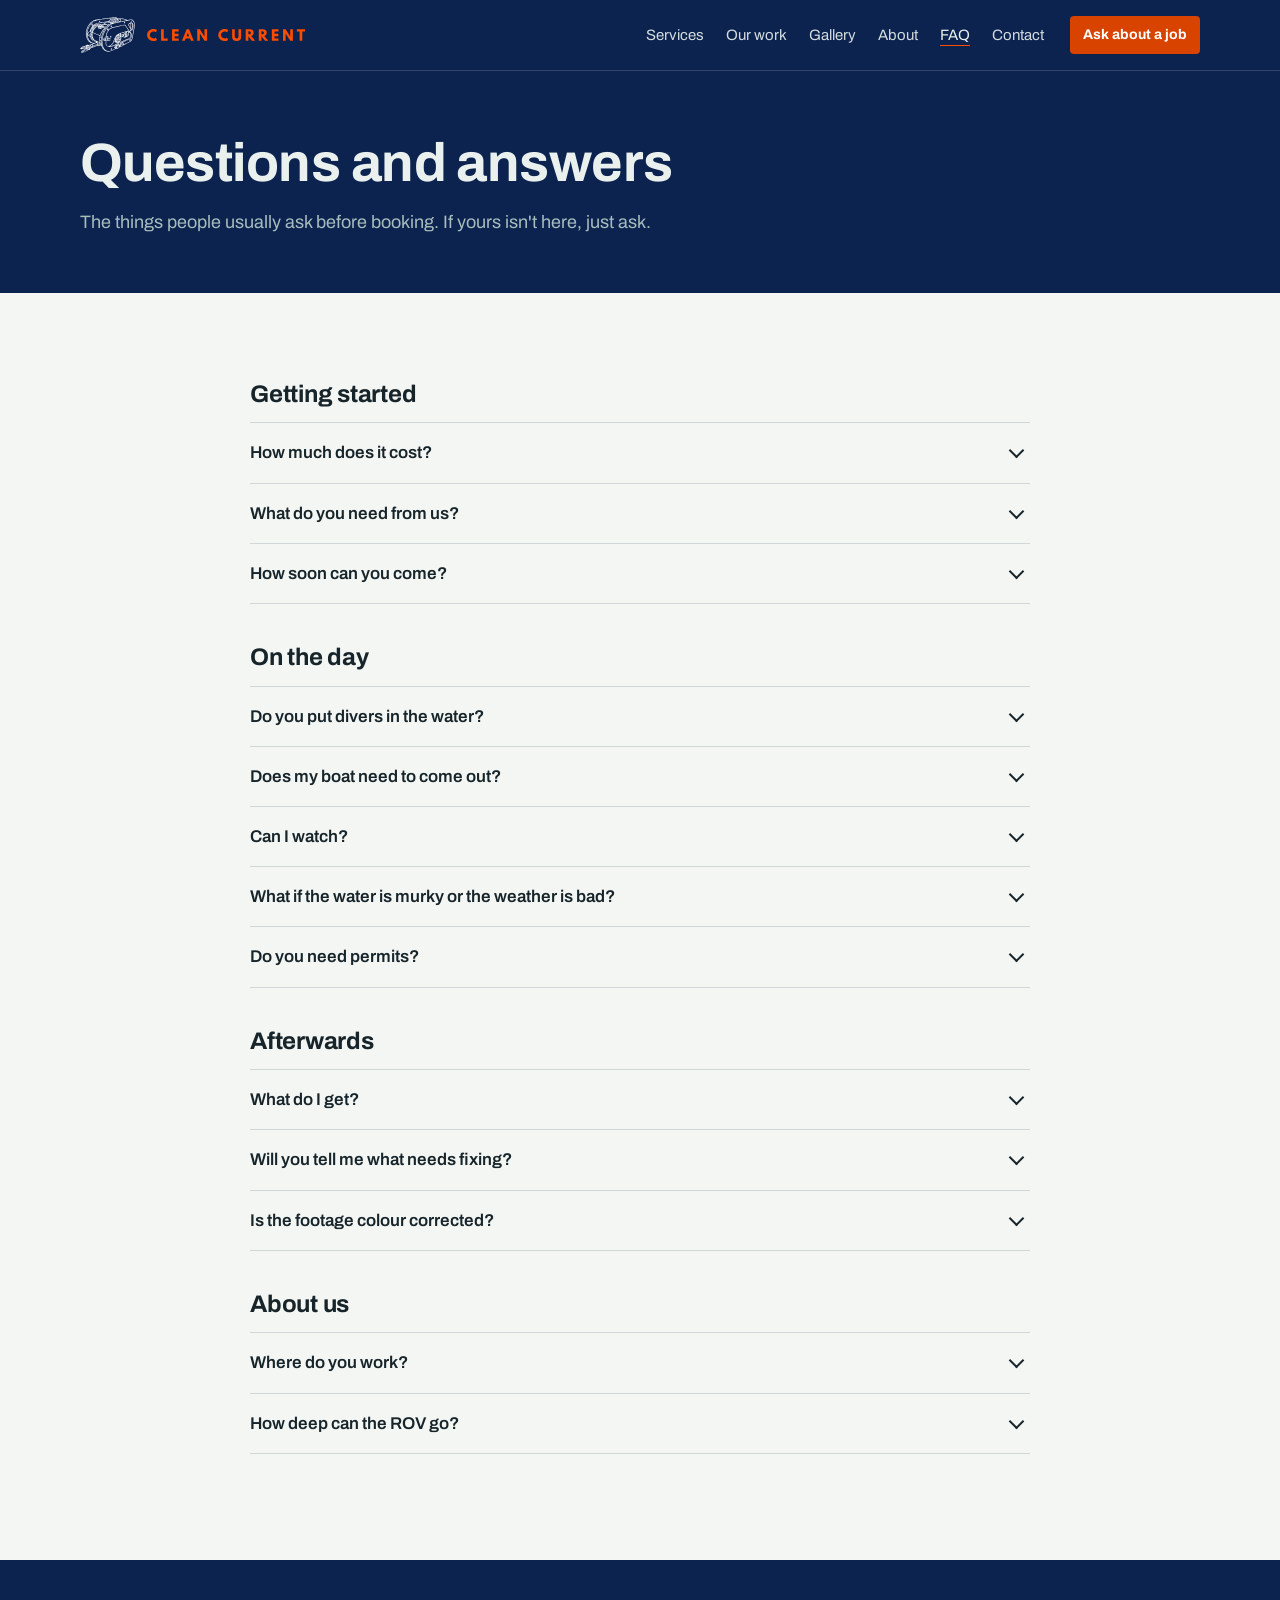
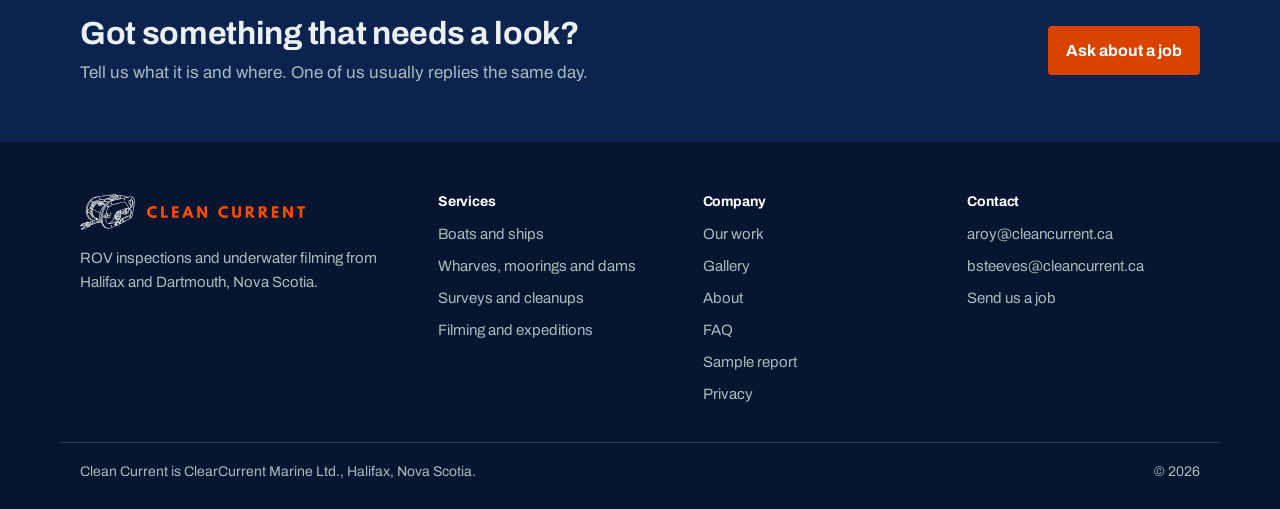
<file: faq/index.html>
<!doctype html>
<html lang="en">
<head>
<meta charset="utf-8">
<meta name="viewport" content="width=device-width,initial-scale=1,viewport-fit=cover">
<title>Questions and answers | Clean Current</title>
<meta name="description" content="Common questions about ROV inspections with Clean Current: cost, what we need from you, weather and visibility, permits, and what you get afterwards.">
<link rel="canonical" href="https://cleancurrent.ca/faq/">
<meta property="og:type" content="website">
<meta property="og:site_name" content="Clean Current">
<meta property="og:title" content="Questions and answers | Clean Current">
<meta property="og:description" content="Common questions about ROV inspections with Clean Current: cost, what we need from you, weather and visibility, permits, and what you get afterwards.">
<meta property="og:url" content="https://cleancurrent.ca/faq/">
<meta property="og:image" content="https://cleancurrent.ca/assets/img/share.jpg">
<meta name="twitter:card" content="summary_large_image">
<link rel="icon" href="/favicon.svg" type="image/svg+xml">
<link rel="icon" href="/favicon-32.png" sizes="32x32" type="image/png">
<link rel="apple-touch-icon" href="/apple-touch-icon.png">
<meta name="theme-color" content="#0f2b30">
<script type="application/ld+json">{"@context":"https://schema.org","@type":"FAQPage","mainEntity":[{"@type":"Question","name":"How much does it cost?","acceptedAnswer":{"@type":"Answer","text":"We quote each job up front. The price depends on travel, time on site, and what you need delivered: raw footage, an edited clip, or a written summary. Tell us about the job and we'll send you a quote."}},{"@type":"Question","name":"What do you need from us?","acceptedAnswer":{"@type":"Answer","text":"What needs looking at, where it is, roughly how deep, and when you need it done. Photos or a drawing help. For a boat, its length and where it's berthed."}},{"@type":"Question","name":"How soon can you come?","acceptedAnswer":{"@type":"Answer","text":"It depends on the weather and what else is booked. Tell us your deadline when you get in touch and we'll tell you honestly whether we can make it."}},{"@type":"Question","name":"Do you put divers in the water?","acceptedAnswer":{"@type":"Answer","text":"No. The ROV goes down on a tether and we fly it from the surface, so nobody gets in the water."}},{"@type":"Question","name":"Does my boat need to come out?","acceptedAnswer":{"@type":"Answer","text":"No. We film it where it sits, at the wharf, on a mooring or at anchor."}},{"@type":"Question","name":"Can I watch?","acceptedAnswer":{"@type":"Answer","text":"Yes. The live camera feed comes up to a laptop on the wharf or the boat, and you can ask us to look closer at anything."}},{"@type":"Question","name":"What if the water is murky or the weather is bad?","acceptedAnswer":{"@type":"Answer","text":"Visibility and weather change day to day. We check conditions with you before the dive, and if the camera won't be able to see what you need, we'll talk about moving the day."}},{"@type":"Question","name":"Do you need permits?","acceptedAnswer":{"@type":"Answer","text":"If the job needs a permit or a port notification, we'll work out what's required with you before the dive."}},{"@type":"Question","name":"What do I get?","acceptedAnswer":{"@type":"Answer","text":"The full recorded video, an edited clip of the parts that matter, still images, and a short written summary. See a sample report."}},{"@type":"Question","name":"Will you tell me what needs fixing?","acceptedAnswer":{"@type":"Answer","text":"We describe what the footage shows and point out anything that stands out. Whether something needs repair is up to your surveyor, engineer or mooring service."}},{"@type":"Question","name":"Is the footage colour corrected?","acceptedAnswer":{"@type":"Answer","text":"Not unless you ask. What you see on this site is straight off the camera."}},{"@type":"Question","name":"Where do you work?","acceptedAnswer":{"@type":"Answer","text":"We are based in Halifax and Dartmouth and work across Atlantic Canada, and further afield for larger jobs."}},{"@type":"Question","name":"How deep can the ROV go?","acceptedAnswer":{"@type":"Answer","text":"It is rated to 150 m (500 ft) and runs on a 300 m (1,000 ft) tether."}}]}</script>
<link rel="preconnect" href="https://fonts.googleapis.com">
<link rel="preconnect" href="https://fonts.gstatic.com" crossorigin>
<link rel="stylesheet" href="https://fonts.googleapis.com/css2?family=Archivo:wght@400..800&display=swap">
<link rel="stylesheet" href="/assets/css/site.css">
</head>
<body class="inner">
<a class="skip" href="#main">Skip to content</a>
<header class="bar" id="bar">
  <div class="wrap">
    <a class="mark" href="/" aria-label="Clean Current home"><img class="logo-rov" src="/assets/img/logo/rov.svg" alt="" width="55" height="36"><img class="logo-word" src="/assets/img/logo/wordmark.svg" alt="Clean Current" width="159" height="12"></a>
    <button type="button" class="menu-toggle" id="menu-toggle" aria-expanded="false" aria-controls="nav">Menu</button>
    <nav class="nav" id="nav" aria-label="Main">
      <a href="/services/">Services</a>
      <a href="/work/">Our work</a>
      <a href="/gallery/">Gallery</a>
      <a href="/about/">About</a>
      <a href="/faq/" aria-current="page">FAQ</a>
      <a href="/contact/">Contact</a>
      <a class="btn" href="/contact/">Ask about a job</a>
    </nav>
  </div>
</header>
<main id="main">
  <section class="page-head">
    <div class="wrap">
      <h1>Questions and answers</h1>
      <p class="lede">The things people usually ask before booking. If yours isn't here, just ask.</p>
    </div>
  </section>
  <section>
    <div class="wrap faq-wrap"><h2>Getting started</h2><div class="faq"><details><summary>How much does it cost?</summary><p>We quote each job up front. The price depends on travel, time on site, and what you need delivered: raw footage, an edited clip, or a written summary. <a href="/contact/">Tell us about the job</a> and we'll send you a quote.</p></details><details><summary>What do you need from us?</summary><p>What needs looking at, where it is, roughly how deep, and when you need it done. Photos or a drawing help. For a boat, its length and where it's berthed.</p></details><details><summary>How soon can you come?</summary><p>It depends on the weather and what else is booked. Tell us your deadline when you get in touch and we'll tell you honestly whether we can make it.</p></details></div><h2>On the day</h2><div class="faq"><details><summary>Do you put divers in the water?</summary><p>No. The ROV goes down on a tether and we fly it from the surface, so nobody gets in the water.</p></details><details><summary>Does my boat need to come out?</summary><p>No. We film it where it sits, at the wharf, on a mooring or at anchor.</p></details><details><summary>Can I watch?</summary><p>Yes. The live camera feed comes up to a laptop on the wharf or the boat, and you can ask us to look closer at anything.</p></details><details><summary>What if the water is murky or the weather is bad?</summary><p>Visibility and weather change day to day. We check conditions with you before the dive, and if the camera won't be able to see what you need, we'll talk about moving the day.</p></details><details><summary>Do you need permits?</summary><p>If the job needs a permit or a port notification, we'll work out what's required with you before the dive.</p></details></div><h2>Afterwards</h2><div class="faq"><details><summary>What do I get?</summary><p>The full recorded video, an edited clip of the parts that matter, still images, and a short written summary. <a href="/sample-report.html">See a sample report</a>.</p></details><details><summary>Will you tell me what needs fixing?</summary><p>We describe what the footage shows and point out anything that stands out. Whether something needs repair is up to your surveyor, engineer or mooring service.</p></details><details><summary>Is the footage colour corrected?</summary><p>Not unless you ask. What you see on this site is straight off the camera.</p></details></div><h2>About us</h2><div class="faq"><details><summary>Where do you work?</summary><p>We are based in Halifax and Dartmouth and work across Atlantic Canada, and further afield for larger jobs.</p></details><details><summary>How deep can the ROV go?</summary><p>It is rated to 150 m (500 ft) and runs on a 300 m (1,000 ft) tether.</p></details></div></div>
  </section>
  <section class="cta-band">
    <div class="wrap">
      <div><h2>Got something that needs a look?</h2><p>Tell us what it is and where. One of us usually replies the same day.</p></div>
      <a class="btn" href="/contact/">Ask about a job</a>
    </div>
  </section>
</main>
<footer>
  <div class="wrap foot-grid">
    <div>
      <a class="mark" href="/"><img class="logo-rov" src="/assets/img/logo/rov.svg" alt="" width="55" height="36"><img class="logo-word" src="/assets/img/logo/wordmark.svg" alt="Clean Current" width="159" height="12"></a>
      <p>ROV inspections and underwater filming from Halifax and Dartmouth, Nova Scotia.</p>
    </div>
    <div>
      <h2>Services</h2>
      <ul><li><a href="/services/boats/">Boats and ships</a></li><li><a href="/services/wharves-moorings-dams/">Wharves, moorings and dams</a></li><li><a href="/services/surveys-cleanups/">Surveys and cleanups</a></li><li><a href="/services/filming/">Filming and expeditions</a></li></ul>
    </div>
    <div>
      <h2>Company</h2>
      <ul><li><a href="/work/">Our work</a></li><li><a href="/gallery/">Gallery</a></li><li><a href="/about/">About</a></li><li><a href="/faq/">FAQ</a></li><li><a href="/sample-report.html">Sample report</a></li><li><a href="/privacy/">Privacy</a></li></ul>
    </div>
    <div>
      <h2>Contact</h2>
      <ul><li><a href="mailto:aroy@cleancurrent.ca">aroy@cleancurrent.ca</a></li><li><a href="mailto:bsteeves@cleancurrent.ca">bsteeves@cleancurrent.ca</a></li><li><a href="/contact/">Send us a job</a></li></ul>
    </div>
  </div>
  <div class="wrap foot-legal">
    <span>Clean Current is ClearCurrent Marine Ltd., Halifax, Nova Scotia.</span>
    <span>&copy; <span id="year">2026</span></span>
  </div>
</footer>
<script src="/assets/js/site.js" defer></script>
</body>
</html>
</file>
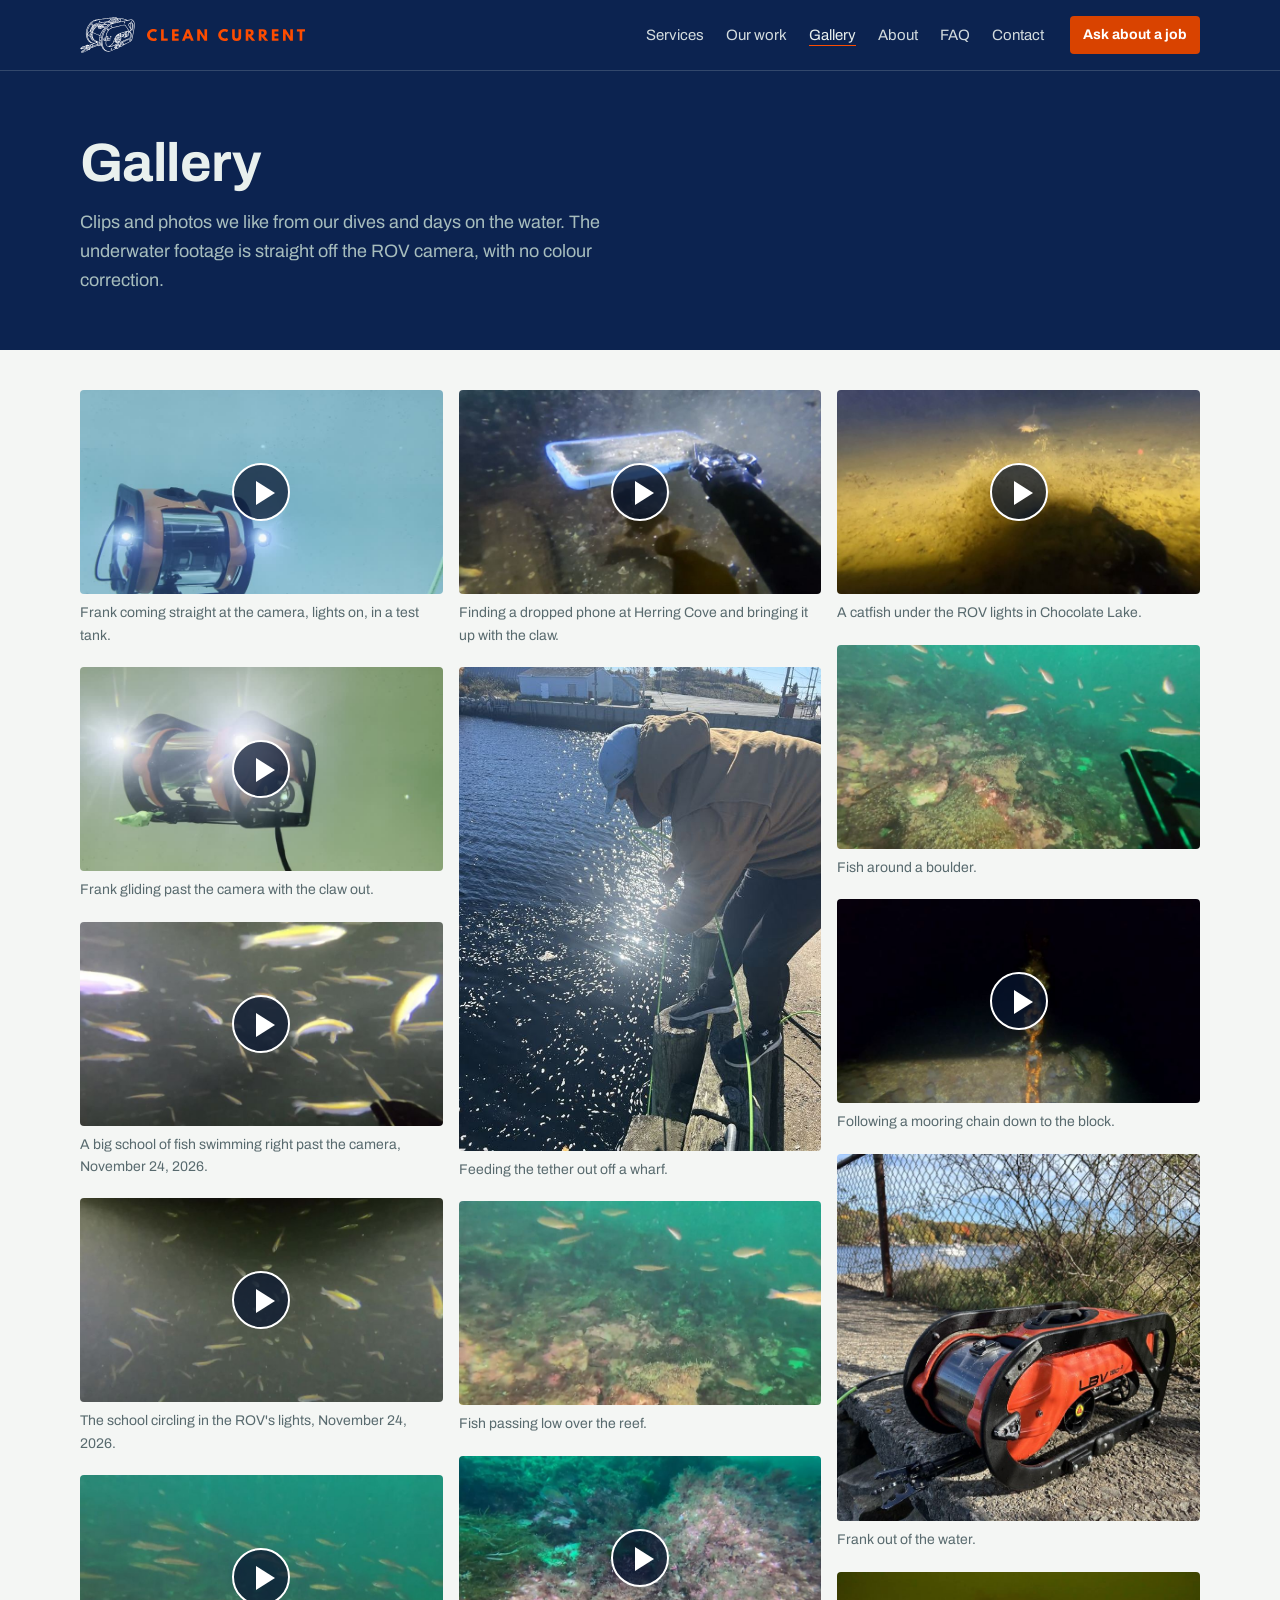
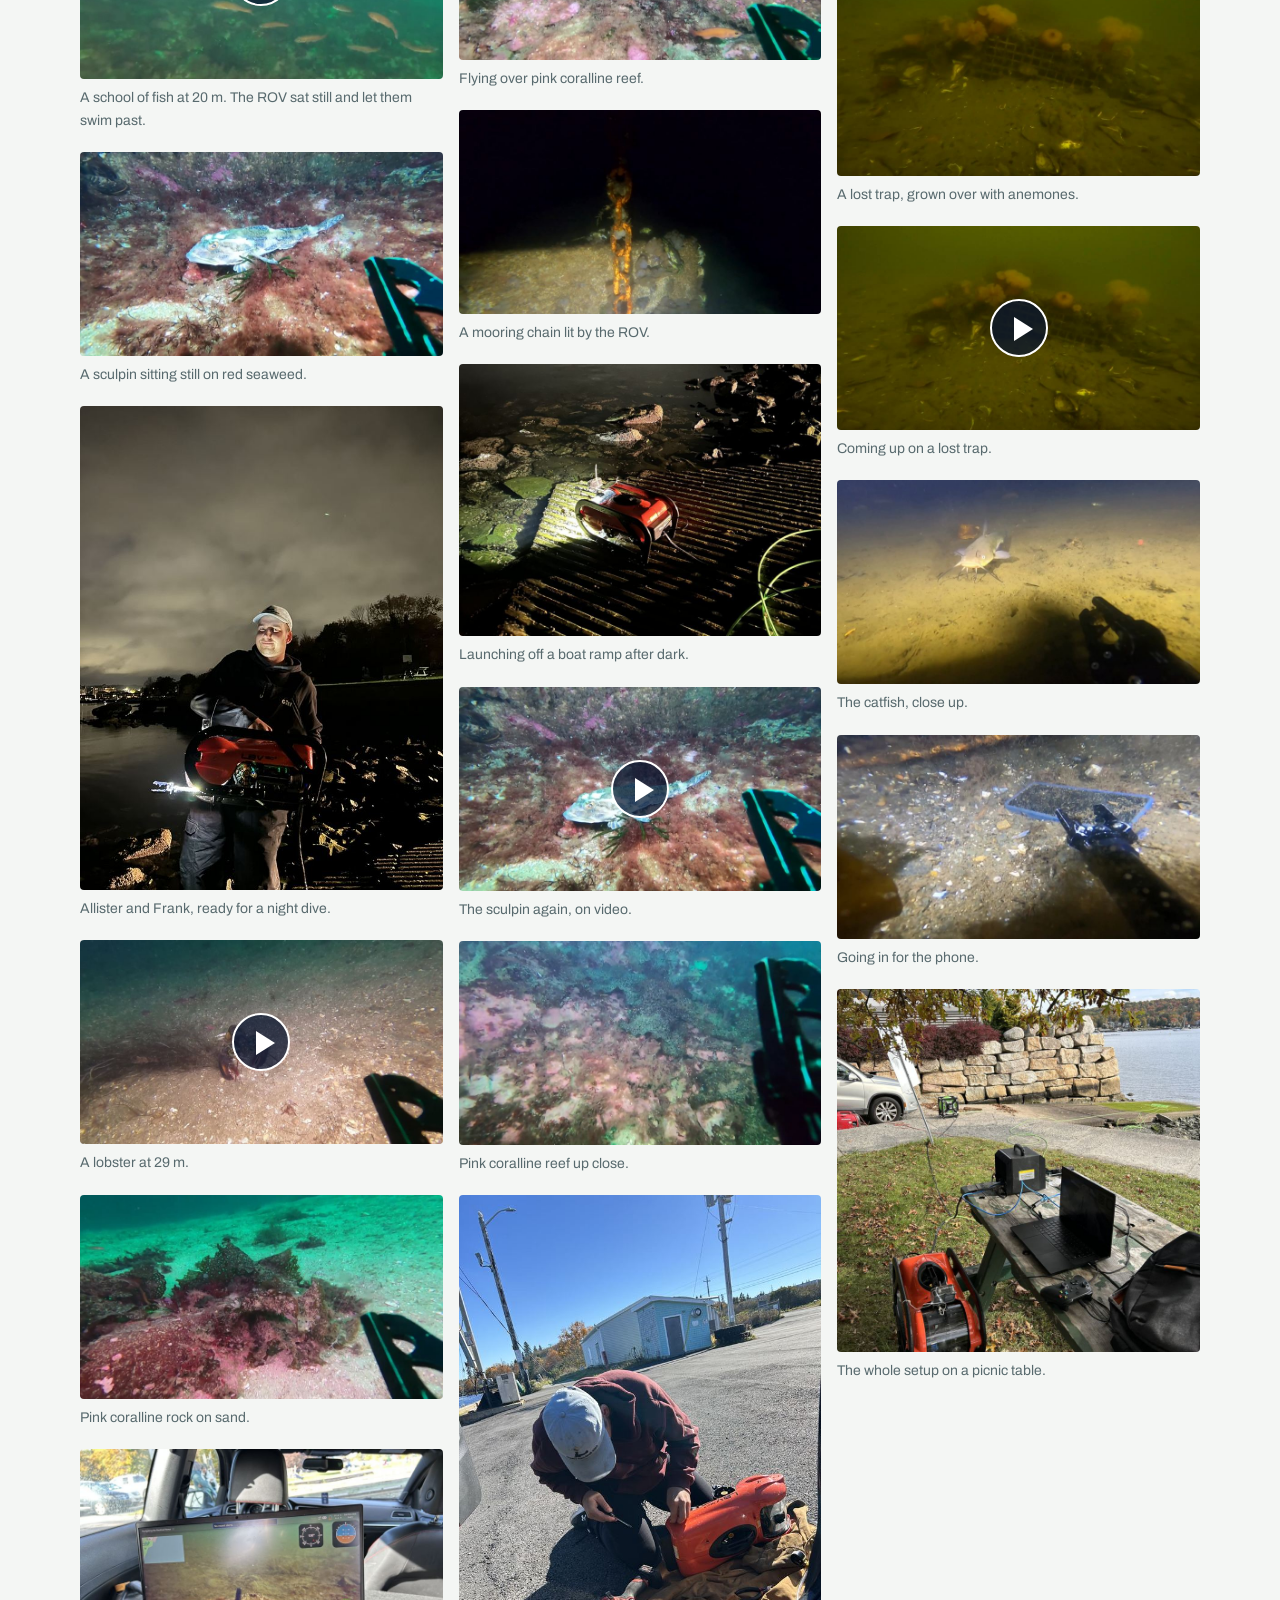
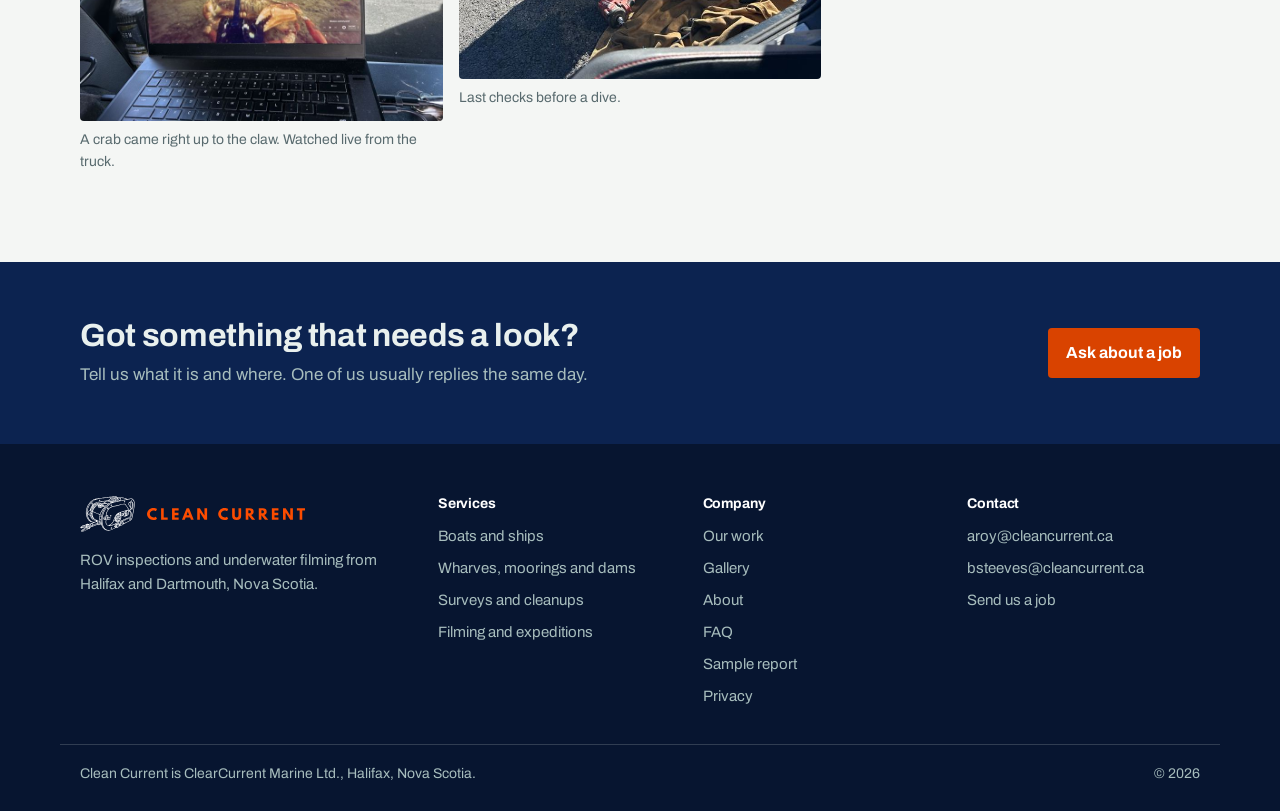
<file: gallery/index.html>
<!doctype html>
<html lang="en">
<head>
<meta charset="utf-8">
<meta name="viewport" content="width=device-width,initial-scale=1,viewport-fit=cover">
<title>Gallery | Clean Current</title>
<meta name="description" content="Underwater video and photos from Clean Current ROV dives around Halifax and Nova Scotia: fish, lobster, sculpin, coralline reef and more.">
<link rel="canonical" href="https://cleancurrent.ca/gallery/">
<meta property="og:type" content="website">
<meta property="og:site_name" content="Clean Current">
<meta property="og:title" content="Gallery | Clean Current">
<meta property="og:description" content="Underwater video and photos from Clean Current ROV dives around Halifax and Nova Scotia: fish, lobster, sculpin, coralline reef and more.">
<meta property="og:url" content="https://cleancurrent.ca/gallery/">
<meta property="og:image" content="https://cleancurrent.ca/assets/img/share.jpg">
<meta name="twitter:card" content="summary_large_image">
<link rel="icon" href="/favicon.svg" type="image/svg+xml">
<link rel="icon" href="/favicon-32.png" sizes="32x32" type="image/png">
<link rel="apple-touch-icon" href="/apple-touch-icon.png">
<meta name="theme-color" content="#0f2b30">
<link rel="preconnect" href="https://fonts.googleapis.com">
<link rel="preconnect" href="https://fonts.gstatic.com" crossorigin>
<link rel="stylesheet" href="https://fonts.googleapis.com/css2?family=Archivo:wght@400..800&display=swap">
<link rel="stylesheet" href="/assets/css/site.css">
</head>
<body class="inner">
<a class="skip" href="#main">Skip to content</a>
<header class="bar" id="bar">
  <div class="wrap">
    <a class="mark" href="/" aria-label="Clean Current home"><img class="logo-rov" src="/assets/img/logo/rov.svg" alt="" width="55" height="36"><img class="logo-word" src="/assets/img/logo/wordmark.svg" alt="Clean Current" width="159" height="12"></a>
    <button type="button" class="menu-toggle" id="menu-toggle" aria-expanded="false" aria-controls="nav">Menu</button>
    <nav class="nav" id="nav" aria-label="Main">
      <a href="/services/">Services</a>
      <a href="/work/">Our work</a>
      <a href="/gallery/" aria-current="page">Gallery</a>
      <a href="/about/">About</a>
      <a href="/faq/">FAQ</a>
      <a href="/contact/">Contact</a>
      <a class="btn" href="/contact/">Ask about a job</a>
    </nav>
  </div>
</header>
<main id="main">
  <section class="page-head">
    <div class="wrap">
      <h1>Gallery</h1>
      <p class="lede">Clips and photos we like from our dives and days on the water. The underwater footage is straight off the ROV camera, with no colour correction.</p>
    </div>
  </section>
  <section class="gallery-sec">
    <div class="wrap shots">
      <figure class="shot is-video"><a href="/assets/video/rov-head-on.mp4" data-video data-cap="Frank coming straight at the camera, lights on, in a test tank."><img src="/assets/img/gallery/thumb/v-rov-head-on.jpg" alt="Video of the orange ROV rising toward the camera with its lights on in clear blue water" loading="lazy" width="1280" height="720"><span class="play" aria-hidden="true"></span></a><figcaption>Frank coming straight at the camera, lights on, in a test tank.</figcaption></figure>
      <figure class="shot is-video"><a href="/assets/video/rov-pass-by.mp4" data-video data-cap="Frank gliding past the camera with the claw out."><img src="/assets/img/gallery/thumb/v-rov-pass-by.jpg" alt="Video of the orange ROV passing close to the camera with its lights on and its claw out" loading="lazy" width="1280" height="720"><span class="play" aria-hidden="true"></span></a><figcaption>Frank gliding past the camera with the claw out.</figcaption></figure>
      <figure class="shot is-video"><a href="/assets/video/hero-fish-close.mp4" data-video data-cap="A big school of fish swimming right past the camera, November 24, 2026."><img src="/assets/img/gallery/thumb/v-fish-close.jpg" alt="Video of a dense school of silver fish passing close to the camera" loading="lazy" width="1280" height="720"><span class="play" aria-hidden="true"></span></a><figcaption>A big school of fish swimming right past the camera, November 24, 2026.</figcaption></figure>
      <figure class="shot is-video"><a href="/assets/video/fish-lights.mp4" data-video data-cap="The school circling in the ROV's lights, November 24, 2026."><img src="/assets/img/gallery/thumb/v-fish-lights.jpg" alt="Video of fish circling in the glow of the ROV lights" loading="lazy" width="1280" height="720"><span class="play" aria-hidden="true"></span></a><figcaption>The school circling in the ROV's lights, November 24, 2026.</figcaption></figure>
      <figure class="shot is-video"><a href="/assets/video/hero-reel.mp4" data-video data-cap="A school of fish at 20 m. The ROV sat still and let them swim past."><img src="/assets/img/gallery/thumb/v-fish-school.jpg" alt="Video of a school of fish swimming over the reef" loading="lazy" width="1280" height="720"><span class="play" aria-hidden="true"></span></a><figcaption>A school of fish at 20 m. The ROV sat still and let them swim past.</figcaption></figure>
      <figure class="shot"><a href="/assets/img/gallery/sculpin.jpg" data-cap="A sculpin sitting still on red seaweed."><img src="/assets/img/gallery/thumb/sculpin.jpg" alt="A sculpin resting on red seaweed" loading="lazy" width="1920" height="1080"></a><figcaption>A sculpin sitting still on red seaweed.</figcaption></figure>
      <figure class="shot"><a href="/assets/img/allister-night.jpg" data-cap="Allister and Frank, ready for a night dive."><img src="/assets/img/gallery/thumb/allister-night.jpg" alt="Allister holding the ROV on a boat ramp at night, its lights on" loading="lazy" width="1050" height="1400"></a><figcaption>Allister and Frank, ready for a night dive.</figcaption></figure>
      <figure class="shot is-video"><a href="/assets/video/lobster.mp4" data-video data-cap="A lobster at 29 m."><img src="/assets/img/gallery/thumb/v-lobster.jpg" alt="Video of a lobster on the sandy bottom" loading="lazy" width="1280" height="720"><span class="play" aria-hidden="true"></span></a><figcaption>A lobster at 29 m.</figcaption></figure>
      <figure class="shot"><a href="/assets/img/gallery/coralline-rock.jpg" data-cap="Pink coralline rock on sand."><img src="/assets/img/gallery/thumb/coralline-rock.jpg" alt="A rock covered in pink coralline algae on white sand" loading="lazy" width="1920" height="1080"></a><figcaption>Pink coralline rock on sand.</figcaption></figure>
      <figure class="shot"><a href="/assets/img/live-feed-crab.jpg" data-cap="A crab came right up to the claw. Watched live from the truck."><img src="/assets/img/gallery/thumb/live-feed-crab.jpg" alt="Laptop in a truck showing a crab right at the ROV claw" loading="lazy" width="1400" height="1050"></a><figcaption>A crab came right up to the claw. Watched live from the truck.</figcaption></figure>
      <figure class="shot is-video"><a href="/assets/video/phone-recovery.mp4" data-video data-cap="Finding a dropped phone at Herring Cove and bringing it up with the claw."><img src="/assets/img/gallery/thumb/v-phone.jpg" alt="Video of the ROV claw picking up a phone from the bottom" loading="lazy" width="1280" height="720"><span class="play" aria-hidden="true"></span></a><figcaption>Finding a dropped phone at Herring Cove and bringing it up with the claw.</figcaption></figure>
      <figure class="shot"><a href="/assets/img/lowering-tether.jpg" data-cap="Feeding the tether out off a wharf."><img src="/assets/img/gallery/thumb/lowering-tether.jpg" alt="Allister feeding the green tether off a wooden wharf into sunlit water" loading="lazy" width="1050" height="1400"></a><figcaption>Feeding the tether out off a wharf.</figcaption></figure>
      <figure class="shot"><a href="/assets/img/gallery/fish-over-reef.jpg" data-cap="Fish passing low over the reef."><img src="/assets/img/gallery/thumb/fish-over-reef.jpg" alt="Fish swimming low over a reef" loading="lazy" width="1280" height="720"></a><figcaption>Fish passing low over the reef.</figcaption></figure>
      <figure class="shot is-video"><a href="/assets/video/reef-survey.mp4" data-video data-cap="Flying over pink coralline reef."><img src="/assets/img/gallery/thumb/v-reef-survey.jpg" alt="Video moving over pink coralline reef" loading="lazy" width="1280" height="720"><span class="play" aria-hidden="true"></span></a><figcaption>Flying over pink coralline reef.</figcaption></figure>
      <figure class="shot"><a href="/assets/img/gallery/mooring-chain.jpg" data-cap="A mooring chain lit by the ROV."><img src="/assets/img/gallery/thumb/mooring-chain.jpg" alt="A rusty mooring chain lit up against black water" loading="lazy" width="1920" height="1080"></a><figcaption>A mooring chain lit by the ROV.</figcaption></figure>
      <figure class="shot"><a href="/assets/img/night-launch.jpg" data-cap="Launching off a boat ramp after dark."><img src="/assets/img/gallery/thumb/night-launch.jpg" alt="The ROV on a boat ramp at night with its lights on" loading="lazy" width="1400" height="1050"></a><figcaption>Launching off a boat ramp after dark.</figcaption></figure>
      <figure class="shot is-video"><a href="/assets/video/sculpin.mp4" data-video data-cap="The sculpin again, on video."><img src="/assets/img/gallery/thumb/v-sculpin.jpg" alt="Video of a sculpin on red seaweed" loading="lazy" width="1280" height="720"><span class="play" aria-hidden="true"></span></a><figcaption>The sculpin again, on video.</figcaption></figure>
      <figure class="shot"><a href="/assets/img/gallery/pink-reef.jpg" data-cap="Pink coralline reef up close."><img src="/assets/img/gallery/thumb/pink-reef.jpg" alt="Pink coralline reef close up" loading="lazy" width="1280" height="720"></a><figcaption>Pink coralline reef up close.</figcaption></figure>
      <figure class="shot"><a href="/assets/img/prepping-rov.jpg" data-cap="Last checks before a dive."><img src="/assets/img/gallery/thumb/prepping-rov.jpg" alt="Allister kneeling in a parking lot working on the ROV" loading="lazy" width="1050" height="1400"></a><figcaption>Last checks before a dive.</figcaption></figure>
      <figure class="shot is-video"><a href="/assets/video/catfish.mp4" data-video data-cap="A catfish under the ROV lights in Chocolate Lake."><img src="/assets/img/gallery/thumb/v-catfish.jpg" alt="Video of a catfish over a sandy bottom under the ROV lights" loading="lazy" width="1280" height="720"><span class="play" aria-hidden="true"></span></a><figcaption>A catfish under the ROV lights in Chocolate Lake.</figcaption></figure>
      <figure class="shot"><a href="/assets/img/gallery/fish-and-rock.jpg" data-cap="Fish around a boulder."><img src="/assets/img/gallery/thumb/fish-and-rock.jpg" alt="Fish swimming past a boulder" loading="lazy" width="1280" height="720"></a><figcaption>Fish around a boulder.</figcaption></figure>
      <figure class="shot is-video"><a href="/assets/video/mooring-chain.mp4" data-video data-cap="Following a mooring chain down to the block."><img src="/assets/img/gallery/thumb/v-mooring-chain.jpg" alt="Video following a mooring chain down to the block" loading="lazy" width="1280" height="720"><span class="play" aria-hidden="true"></span></a><figcaption>Following a mooring chain down to the block.</figcaption></figure>
      <figure class="shot"><a href="/assets/img/rov-on-rocks.jpg" data-cap="Frank out of the water."><img src="/assets/img/gallery/thumb/rov-on-rocks.jpg" alt="The orange ROV sitting on rocks by the harbour" loading="lazy" width="1381" height="1400"></a><figcaption>Frank out of the water.</figcaption></figure>
      <figure class="shot"><a href="/assets/img/gallery/lost-trap.jpg" data-cap="A lost trap, grown over with anemones."><img src="/assets/img/gallery/thumb/lost-trap.jpg" alt="A lost trap on the bottom covered in orange anemones" loading="lazy" width="1600" height="900"></a><figcaption>A lost trap, grown over with anemones.</figcaption></figure>
      <figure class="shot is-video"><a href="/assets/video/ghost-trap.mp4" data-video data-cap="Coming up on a lost trap."><img src="/assets/img/gallery/thumb/v-lost-trap.jpg" alt="Video of a lost trap on the bottom" loading="lazy" width="1600" height="900"><span class="play" aria-hidden="true"></span></a><figcaption>Coming up on a lost trap.</figcaption></figure>
      <figure class="shot"><a href="/assets/img/gallery/catfish.jpg" data-cap="The catfish, close up."><img src="/assets/img/gallery/thumb/catfish.jpg" alt="A fish over a sandy bottom lit by the ROV lights" loading="lazy" width="1920" height="1080"></a><figcaption>The catfish, close up.</figcaption></figure>
      <figure class="shot"><a href="/assets/img/gallery/phone.jpg" data-cap="Going in for the phone."><img src="/assets/img/gallery/thumb/phone.jpg" alt="The ROV claw reaching for a phone on the bottom" loading="lazy" width="1920" height="1080"></a><figcaption>Going in for the phone.</figcaption></figure>
      <figure class="shot"><a href="/assets/img/field-setup.jpg" data-cap="The whole setup on a picnic table."><img src="/assets/img/gallery/thumb/field-setup.jpg" alt="Laptop, controller, power station and the ROV on a picnic table by the water" loading="lazy" width="1400" height="1400"></a><figcaption>The whole setup on a picnic table.</figcaption></figure>
    </div>
  </section>
  <dialog class="lightbox" aria-label="Photo and video viewer">
    <img alt="">
    <video controls playsinline preload="none"></video>
    <p class="lb-cap"></p>
    <button class="lb-close" type="button" aria-label="Close">&times;</button>
    <button class="lb-prev" type="button" aria-label="Previous">&lsaquo;</button>
    <button class="lb-next" type="button" aria-label="Next">&rsaquo;</button>
  </dialog>
  <section class="cta-band">
    <div class="wrap">
      <div><h2>Got something that needs a look?</h2><p>Tell us what it is and where. One of us usually replies the same day.</p></div>
      <a class="btn" href="/contact/">Ask about a job</a>
    </div>
  </section>
</main>
<footer>
  <div class="wrap foot-grid">
    <div>
      <a class="mark" href="/"><img class="logo-rov" src="/assets/img/logo/rov.svg" alt="" width="55" height="36"><img class="logo-word" src="/assets/img/logo/wordmark.svg" alt="Clean Current" width="159" height="12"></a>
      <p>ROV inspections and underwater filming from Halifax and Dartmouth, Nova Scotia.</p>
    </div>
    <div>
      <h2>Services</h2>
      <ul><li><a href="/services/boats/">Boats and ships</a></li><li><a href="/services/wharves-moorings-dams/">Wharves, moorings and dams</a></li><li><a href="/services/surveys-cleanups/">Surveys and cleanups</a></li><li><a href="/services/filming/">Filming and expeditions</a></li></ul>
    </div>
    <div>
      <h2>Company</h2>
      <ul><li><a href="/work/">Our work</a></li><li><a href="/gallery/">Gallery</a></li><li><a href="/about/">About</a></li><li><a href="/faq/">FAQ</a></li><li><a href="/sample-report.html">Sample report</a></li><li><a href="/privacy/">Privacy</a></li></ul>
    </div>
    <div>
      <h2>Contact</h2>
      <ul><li><a href="mailto:aroy@cleancurrent.ca">aroy@cleancurrent.ca</a></li><li><a href="mailto:bsteeves@cleancurrent.ca">bsteeves@cleancurrent.ca</a></li><li><a href="/contact/">Send us a job</a></li></ul>
    </div>
  </div>
  <div class="wrap foot-legal">
    <span>Clean Current is ClearCurrent Marine Ltd., Halifax, Nova Scotia.</span>
    <span>&copy; <span id="year">2026</span></span>
  </div>
</footer>
<script src="/assets/js/site.js" defer></script>
<script src="/assets/js/gallery.js" defer></script>
</body>
</html>
</file>
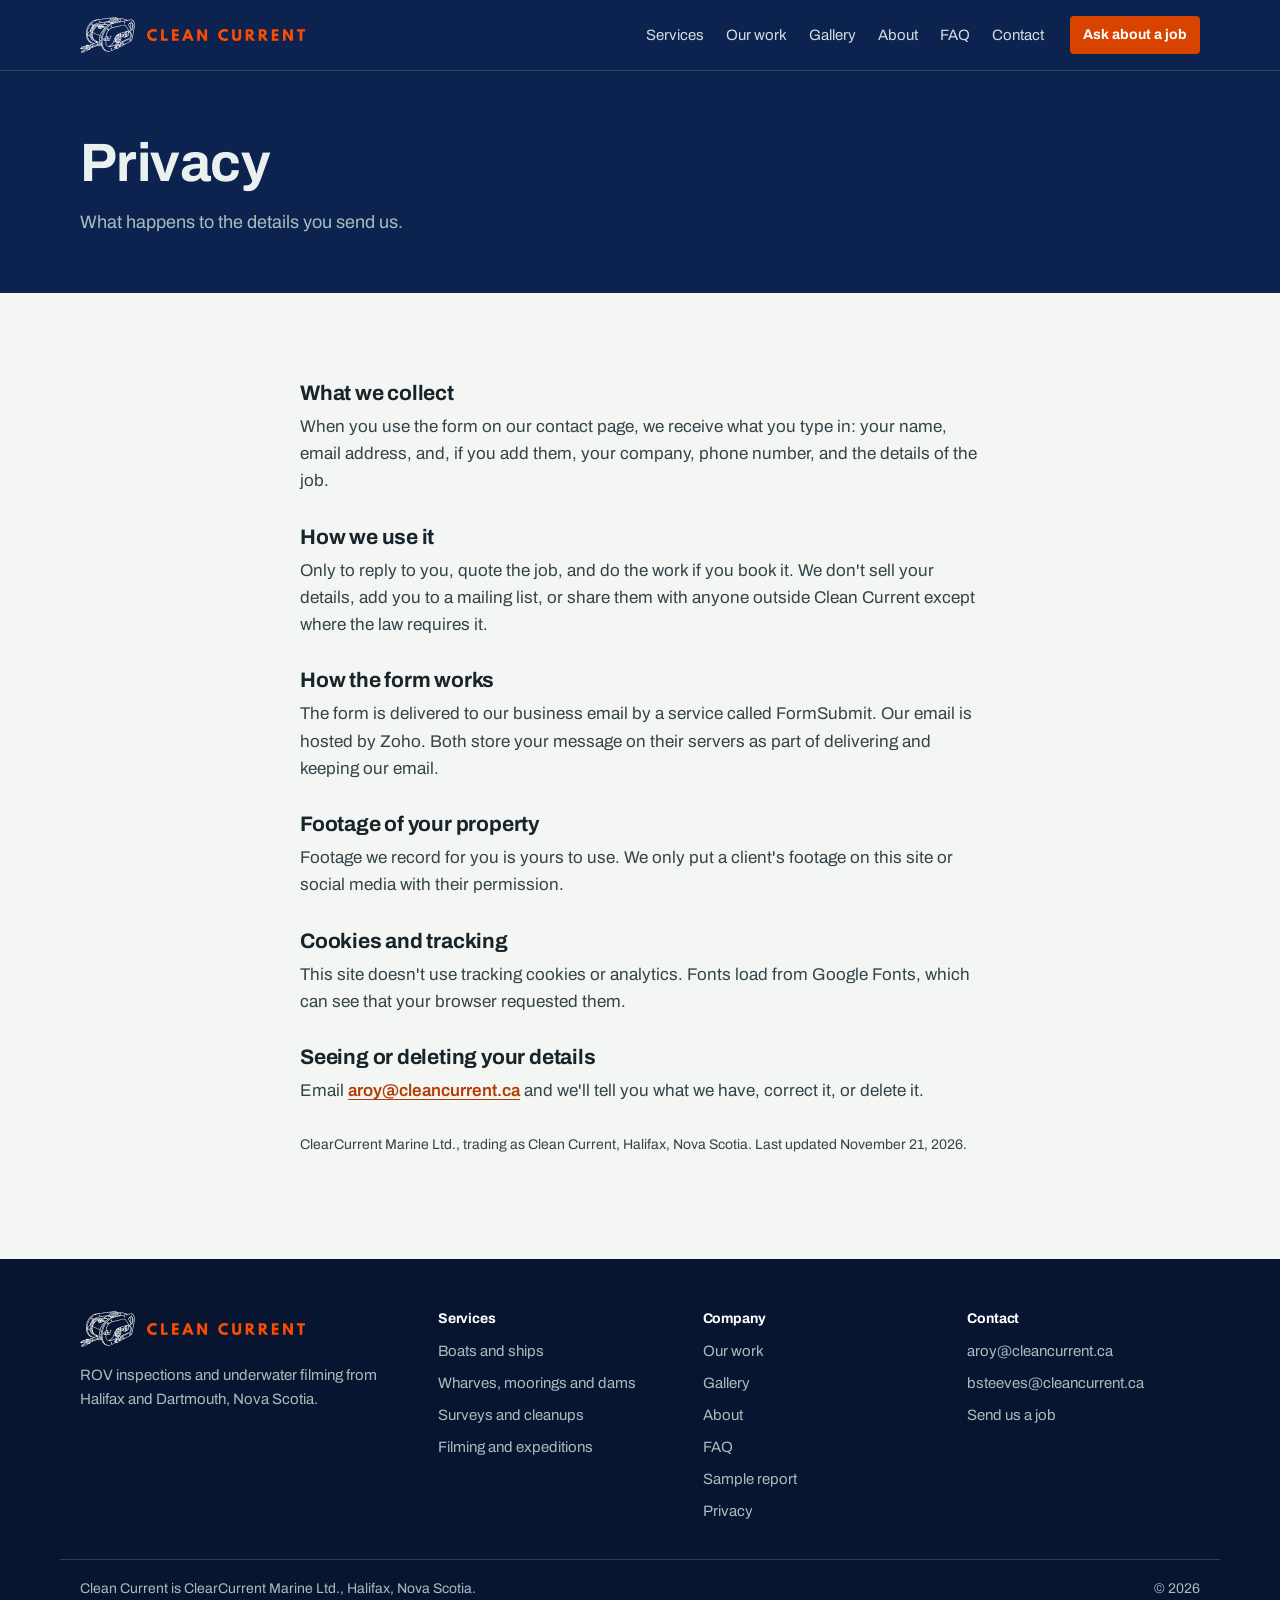
<file: privacy/index.html>
<!doctype html>
<html lang="en">
<head>
<meta charset="utf-8">
<meta name="viewport" content="width=device-width,initial-scale=1,viewport-fit=cover">
<title>Privacy | Clean Current</title>
<meta name="description" content="How Clean Current handles the details you send through our website.">
<link rel="canonical" href="https://cleancurrent.ca/privacy/">
<meta property="og:type" content="website">
<meta property="og:site_name" content="Clean Current">
<meta property="og:title" content="Privacy | Clean Current">
<meta property="og:description" content="How Clean Current handles the details you send through our website.">
<meta property="og:url" content="https://cleancurrent.ca/privacy/">
<meta property="og:image" content="https://cleancurrent.ca/assets/img/share.jpg">
<meta name="twitter:card" content="summary_large_image">
<link rel="icon" href="/favicon.svg" type="image/svg+xml">
<link rel="icon" href="/favicon-32.png" sizes="32x32" type="image/png">
<link rel="apple-touch-icon" href="/apple-touch-icon.png">
<meta name="theme-color" content="#0f2b30">
<link rel="preconnect" href="https://fonts.googleapis.com">
<link rel="preconnect" href="https://fonts.gstatic.com" crossorigin>
<link rel="stylesheet" href="https://fonts.googleapis.com/css2?family=Archivo:wght@400..800&display=swap">
<link rel="stylesheet" href="/assets/css/site.css">
</head>
<body class="inner">
<a class="skip" href="#main">Skip to content</a>
<header class="bar" id="bar">
  <div class="wrap">
    <a class="mark" href="/" aria-label="Clean Current home"><img class="logo-rov" src="/assets/img/logo/rov.svg" alt="" width="55" height="36"><img class="logo-word" src="/assets/img/logo/wordmark.svg" alt="Clean Current" width="159" height="12"></a>
    <button type="button" class="menu-toggle" id="menu-toggle" aria-expanded="false" aria-controls="nav">Menu</button>
    <nav class="nav" id="nav" aria-label="Main">
      <a href="/services/">Services</a>
      <a href="/work/">Our work</a>
      <a href="/gallery/">Gallery</a>
      <a href="/about/">About</a>
      <a href="/faq/">FAQ</a>
      <a href="/contact/">Contact</a>
      <a class="btn" href="/contact/">Ask about a job</a>
    </nav>
  </div>
</header>
<main id="main">
  <section class="page-head">
    <div class="wrap">
      <h1>Privacy</h1>
      <p class="lede">What happens to the details you send us.</p>
    </div>
  </section>
  <section>
    <div class="wrap narrow prose">
      <h2>What we collect</h2>
      <p>When you use the form on our contact page, we receive what you type in: your name, email address, and, if you add them, your company, phone number, and the details of the job.</p>
      <h2>How we use it</h2>
      <p>Only to reply to you, quote the job, and do the work if you book it. We don't sell your details, add you to a mailing list, or share them with anyone outside Clean Current except where the law requires it.</p>
      <h2>How the form works</h2>
      <p>The form is delivered to our business email by a service called FormSubmit. Our email is hosted by Zoho. Both store your message on their servers as part of delivering and keeping our email.</p>
      <h2>Footage of your property</h2>
      <p>Footage we record for you is yours to use. We only put a client's footage on this site or social media with their permission.</p>
      <h2>Cookies and tracking</h2>
      <p>This site doesn't use tracking cookies or analytics. Fonts load from Google Fonts, which can see that your browser requested them.</p>
      <h2>Seeing or deleting your details</h2>
      <p>Email <a href="mailto:aroy@cleancurrent.ca">aroy@cleancurrent.ca</a> and we'll tell you what we have, correct it, or delete it.</p>
      <p class="muted">ClearCurrent Marine Ltd., trading as Clean Current, Halifax, Nova Scotia. Last updated November 21, 2026.</p>
    </div>
  </section>
</main>
<footer>
  <div class="wrap foot-grid">
    <div>
      <a class="mark" href="/"><img class="logo-rov" src="/assets/img/logo/rov.svg" alt="" width="55" height="36"><img class="logo-word" src="/assets/img/logo/wordmark.svg" alt="Clean Current" width="159" height="12"></a>
      <p>ROV inspections and underwater filming from Halifax and Dartmouth, Nova Scotia.</p>
    </div>
    <div>
      <h2>Services</h2>
      <ul><li><a href="/services/boats/">Boats and ships</a></li><li><a href="/services/wharves-moorings-dams/">Wharves, moorings and dams</a></li><li><a href="/services/surveys-cleanups/">Surveys and cleanups</a></li><li><a href="/services/filming/">Filming and expeditions</a></li></ul>
    </div>
    <div>
      <h2>Company</h2>
      <ul><li><a href="/work/">Our work</a></li><li><a href="/gallery/">Gallery</a></li><li><a href="/about/">About</a></li><li><a href="/faq/">FAQ</a></li><li><a href="/sample-report.html">Sample report</a></li><li><a href="/privacy/">Privacy</a></li></ul>
    </div>
    <div>
      <h2>Contact</h2>
      <ul><li><a href="mailto:aroy@cleancurrent.ca">aroy@cleancurrent.ca</a></li><li><a href="mailto:bsteeves@cleancurrent.ca">bsteeves@cleancurrent.ca</a></li><li><a href="/contact/">Send us a job</a></li></ul>
    </div>
  </div>
  <div class="wrap foot-legal">
    <span>Clean Current is ClearCurrent Marine Ltd., Halifax, Nova Scotia.</span>
    <span>&copy; <span id="year">2026</span></span>
  </div>
</footer>
<script src="/assets/js/site.js" defer></script>
</body>
</html>
</file>
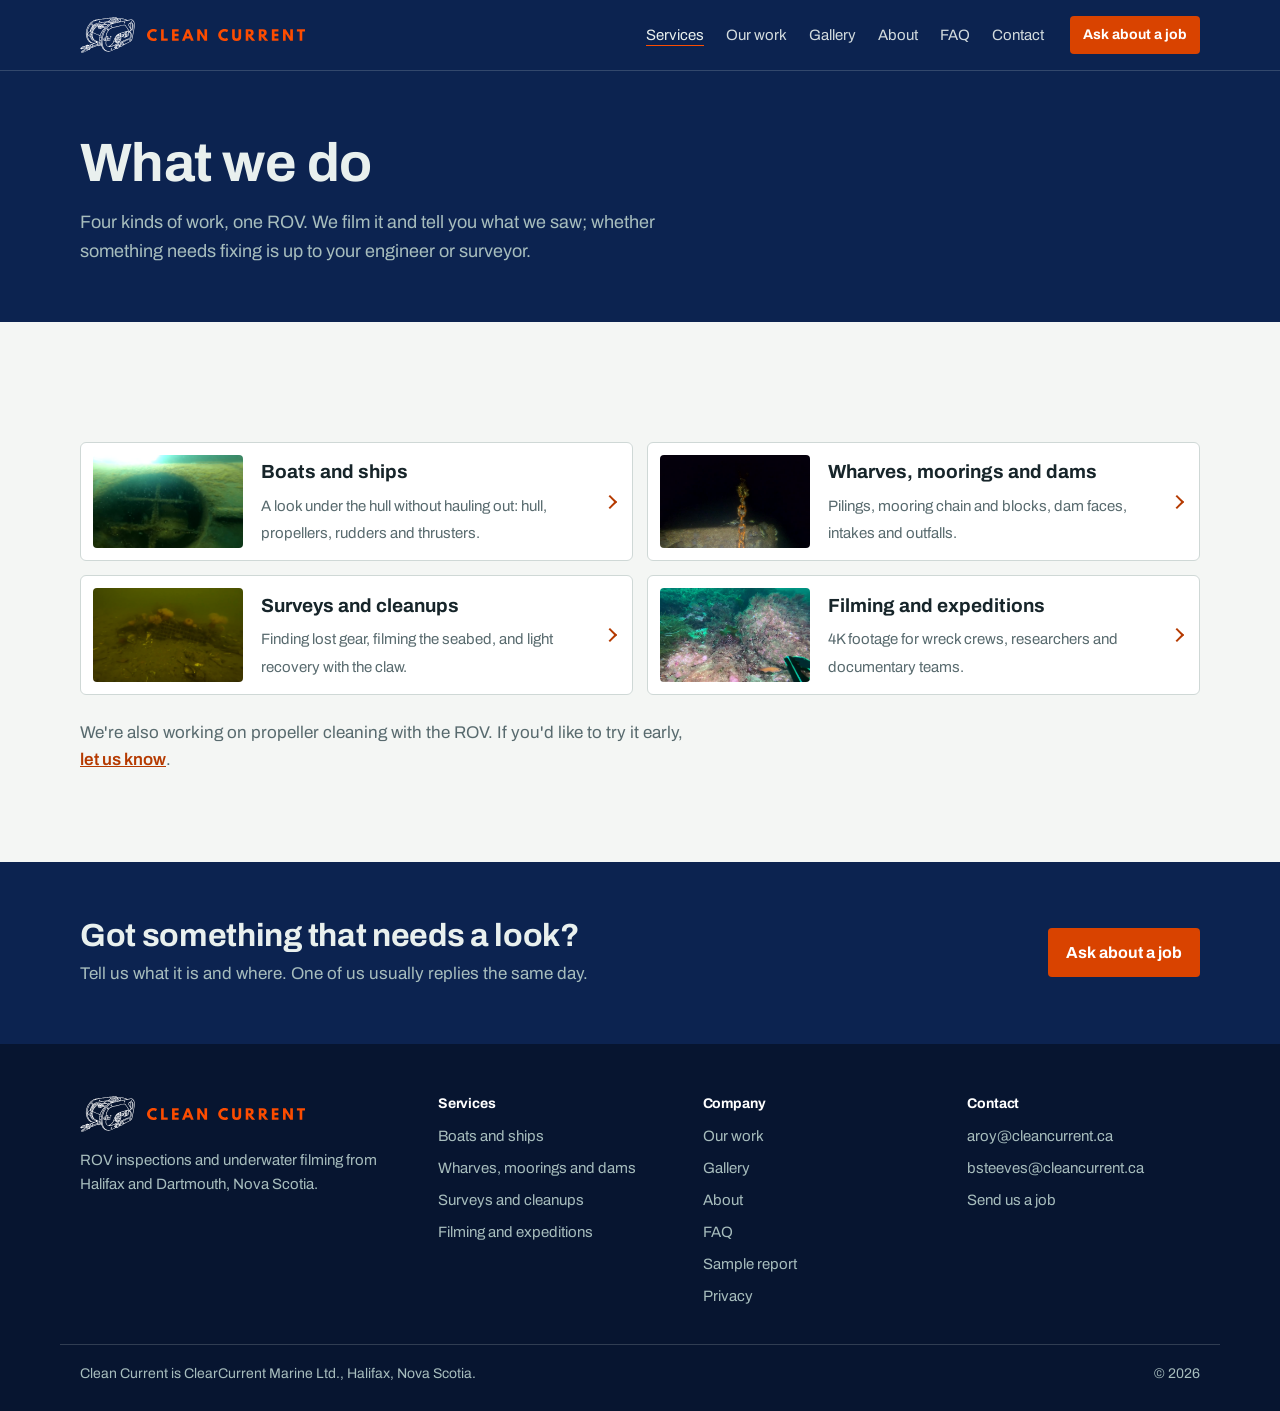
<file: services/index.html>
<!doctype html>
<html lang="en">
<head>
<meta charset="utf-8">
<meta name="viewport" content="width=device-width,initial-scale=1,viewport-fit=cover">
<title>Services | Clean Current</title>
<meta name="description" content="ROV inspections of boats, wharves, moorings and dams, seabed surveys and lost-gear searches, and 4K underwater filming in Atlantic Canada.">
<link rel="canonical" href="https://cleancurrent.ca/services/">
<meta property="og:type" content="website">
<meta property="og:site_name" content="Clean Current">
<meta property="og:title" content="Services | Clean Current">
<meta property="og:description" content="ROV inspections of boats, wharves, moorings and dams, seabed surveys and lost-gear searches, and 4K underwater filming in Atlantic Canada.">
<meta property="og:url" content="https://cleancurrent.ca/services/">
<meta property="og:image" content="https://cleancurrent.ca/assets/img/share.jpg">
<meta name="twitter:card" content="summary_large_image">
<link rel="icon" href="/favicon.svg" type="image/svg+xml">
<link rel="icon" href="/favicon-32.png" sizes="32x32" type="image/png">
<link rel="apple-touch-icon" href="/apple-touch-icon.png">
<meta name="theme-color" content="#0f2b30">
<link rel="preconnect" href="https://fonts.googleapis.com">
<link rel="preconnect" href="https://fonts.gstatic.com" crossorigin>
<link rel="stylesheet" href="https://fonts.googleapis.com/css2?family=Archivo:wght@400..800&display=swap">
<link rel="stylesheet" href="/assets/css/site.css">
</head>
<body class="inner">
<a class="skip" href="#main">Skip to content</a>
<header class="bar" id="bar">
  <div class="wrap">
    <a class="mark" href="/" aria-label="Clean Current home"><img class="logo-rov" src="/assets/img/logo/rov.svg" alt="" width="55" height="36"><img class="logo-word" src="/assets/img/logo/wordmark.svg" alt="Clean Current" width="159" height="12"></a>
    <button type="button" class="menu-toggle" id="menu-toggle" aria-expanded="false" aria-controls="nav">Menu</button>
    <nav class="nav" id="nav" aria-label="Main">
      <a href="/services/" aria-current="page">Services</a>
      <a href="/work/">Our work</a>
      <a href="/gallery/">Gallery</a>
      <a href="/about/">About</a>
      <a href="/faq/">FAQ</a>
      <a href="/contact/">Contact</a>
      <a class="btn" href="/contact/">Ask about a job</a>
    </nav>
  </div>
</header>
<main id="main">
  <section class="page-head">
    <div class="wrap">
      <h1>What we do</h1>
      <p class="lede">Four kinds of work, one ROV. We film it and tell you what we saw; whether something needs fixing is up to your engineer or surveyor.</p>
    </div>
  </section>
  <section>
    <div class="wrap">
      <div class="svc-links">
        <a class="svc-link" href="/services/boats/">
          <img src="/assets/img/thruster-tunnel.jpg" alt="" loading="lazy">
          <span><strong>Boats and ships</strong><span>A look under the hull without hauling out: hull, propellers, rudders and thrusters.</span></span>
          <span class="arrow" aria-hidden="true"></span>
        </a>
        <a class="svc-link" href="/services/wharves-moorings-dams/">
          <img src="/assets/img/mooring-chain.jpg" alt="" loading="lazy">
          <span><strong>Wharves, moorings and dams</strong><span>Pilings, mooring chain and blocks, dam faces, intakes and outfalls.</span></span>
          <span class="arrow" aria-hidden="true"></span>
        </a>
        <a class="svc-link" href="/services/surveys-cleanups/">
          <img src="/assets/img/ghost-trap.jpg" alt="" loading="lazy">
          <span><strong>Surveys and cleanups</strong><span>Finding lost gear, filming the seabed, and light recovery with the claw.</span></span>
          <span class="arrow" aria-hidden="true"></span>
        </a>
        <a class="svc-link" href="/services/filming/">
          <img src="/assets/img/reef-survey.jpg" alt="" loading="lazy">
          <span><strong>Filming and expeditions</strong><span>4K footage for wreck crews, researchers and documentary teams.</span></span>
          <span class="arrow" aria-hidden="true"></span>
        </a>
      </div>
      <p class="svc-note">We're also working on propeller cleaning with the ROV. If you'd like to try it early, <a href="/contact/">let us know</a>.</p>
    </div>
  </section>
  <section class="cta-band">
    <div class="wrap">
      <div><h2>Got something that needs a look?</h2><p>Tell us what it is and where. One of us usually replies the same day.</p></div>
      <a class="btn" href="/contact/">Ask about a job</a>
    </div>
  </section>
</main>
<footer>
  <div class="wrap foot-grid">
    <div>
      <a class="mark" href="/"><img class="logo-rov" src="/assets/img/logo/rov.svg" alt="" width="55" height="36"><img class="logo-word" src="/assets/img/logo/wordmark.svg" alt="Clean Current" width="159" height="12"></a>
      <p>ROV inspections and underwater filming from Halifax and Dartmouth, Nova Scotia.</p>
    </div>
    <div>
      <h2>Services</h2>
      <ul><li><a href="/services/boats/">Boats and ships</a></li><li><a href="/services/wharves-moorings-dams/">Wharves, moorings and dams</a></li><li><a href="/services/surveys-cleanups/">Surveys and cleanups</a></li><li><a href="/services/filming/">Filming and expeditions</a></li></ul>
    </div>
    <div>
      <h2>Company</h2>
      <ul><li><a href="/work/">Our work</a></li><li><a href="/gallery/">Gallery</a></li><li><a href="/about/">About</a></li><li><a href="/faq/">FAQ</a></li><li><a href="/sample-report.html">Sample report</a></li><li><a href="/privacy/">Privacy</a></li></ul>
    </div>
    <div>
      <h2>Contact</h2>
      <ul><li><a href="mailto:aroy@cleancurrent.ca">aroy@cleancurrent.ca</a></li><li><a href="mailto:bsteeves@cleancurrent.ca">bsteeves@cleancurrent.ca</a></li><li><a href="/contact/">Send us a job</a></li></ul>
    </div>
  </div>
  <div class="wrap foot-legal">
    <span>Clean Current is ClearCurrent Marine Ltd., Halifax, Nova Scotia.</span>
    <span>&copy; <span id="year">2026</span></span>
  </div>
</footer>
<script src="/assets/js/site.js" defer></script>
</body>
</html>
</file>
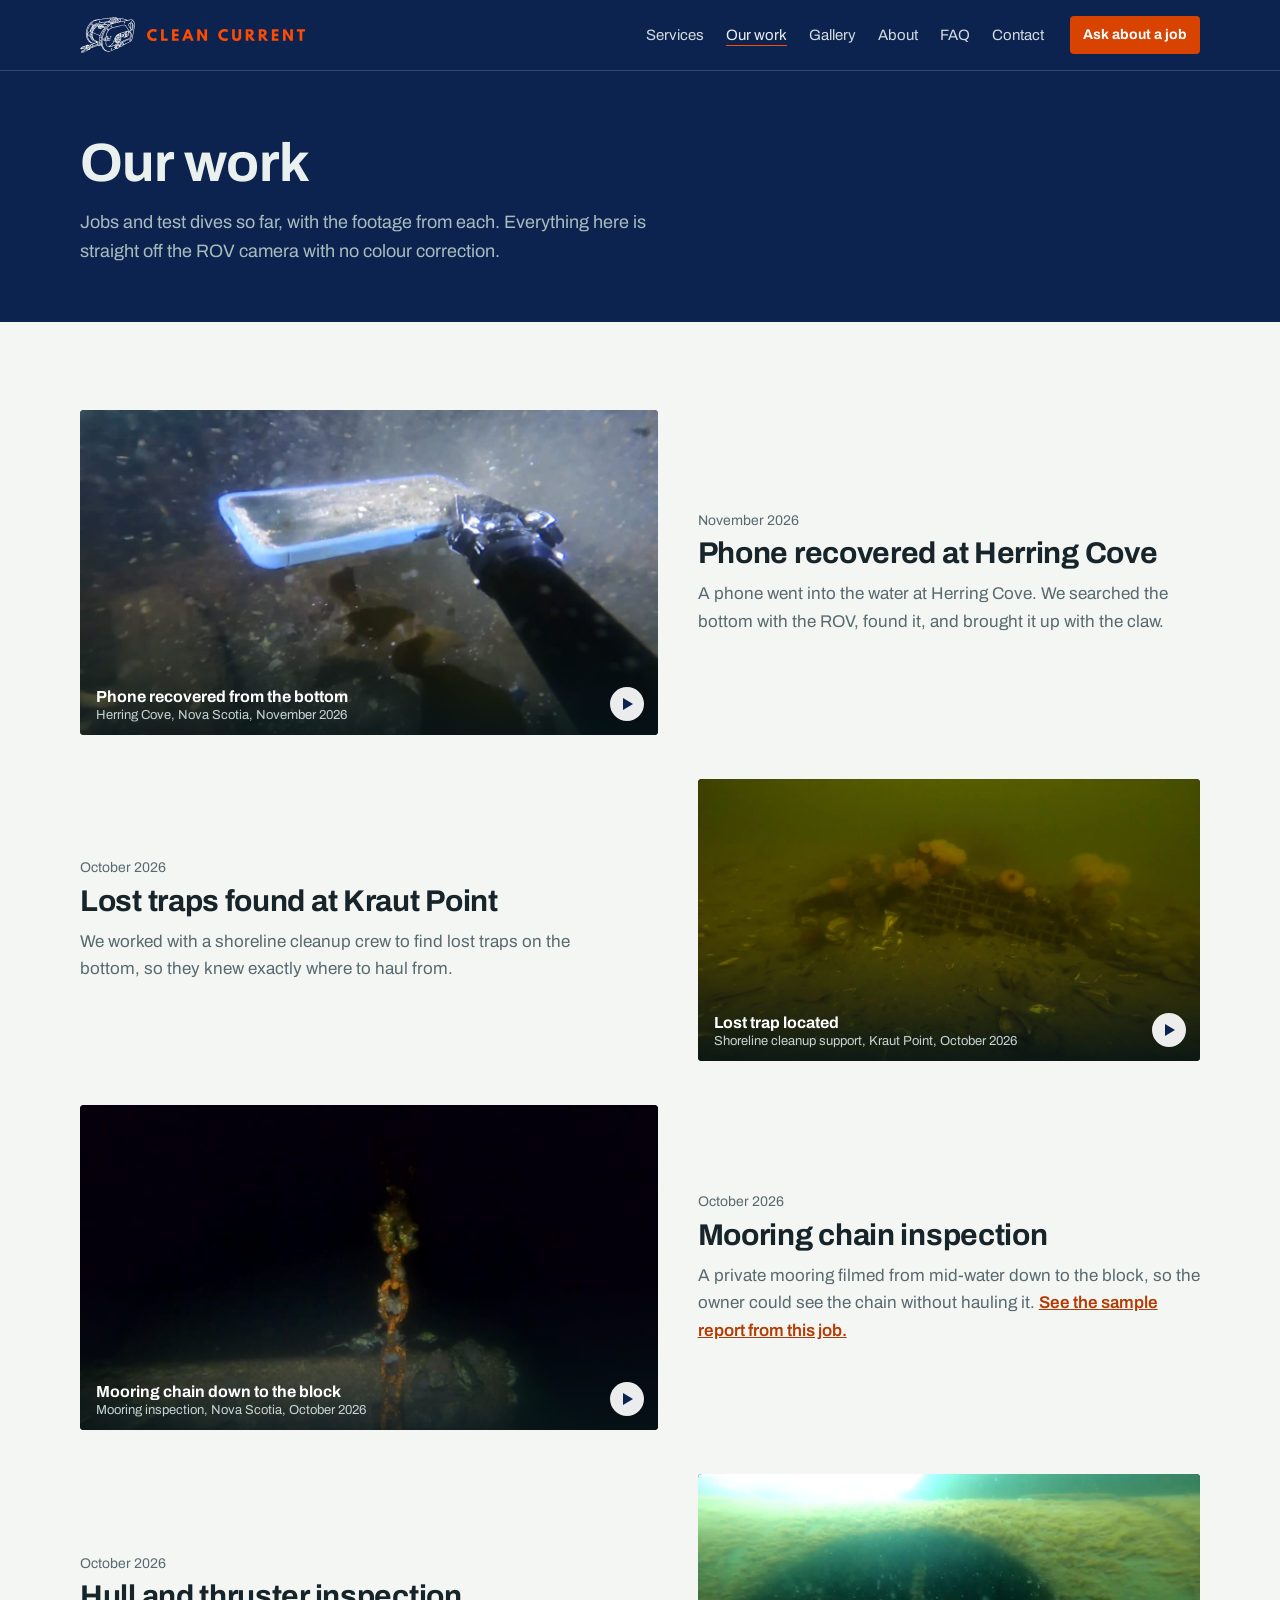
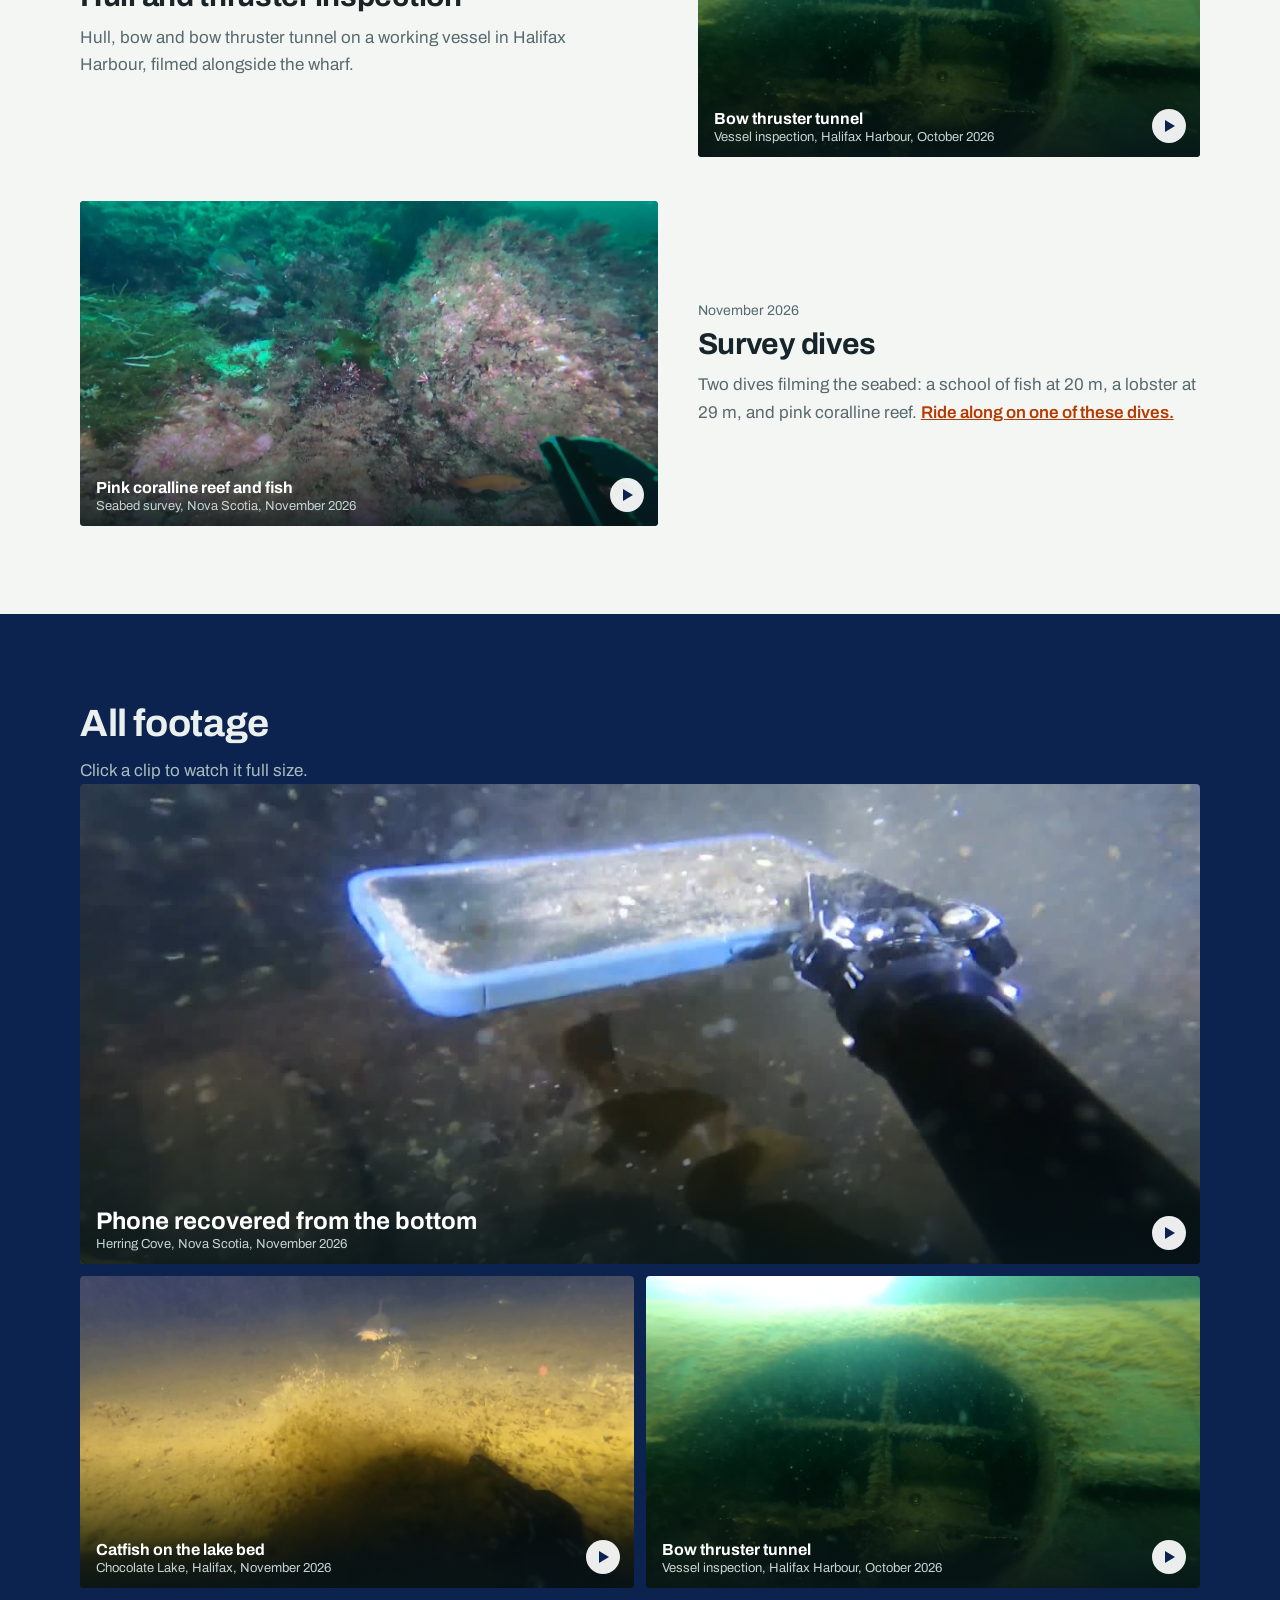
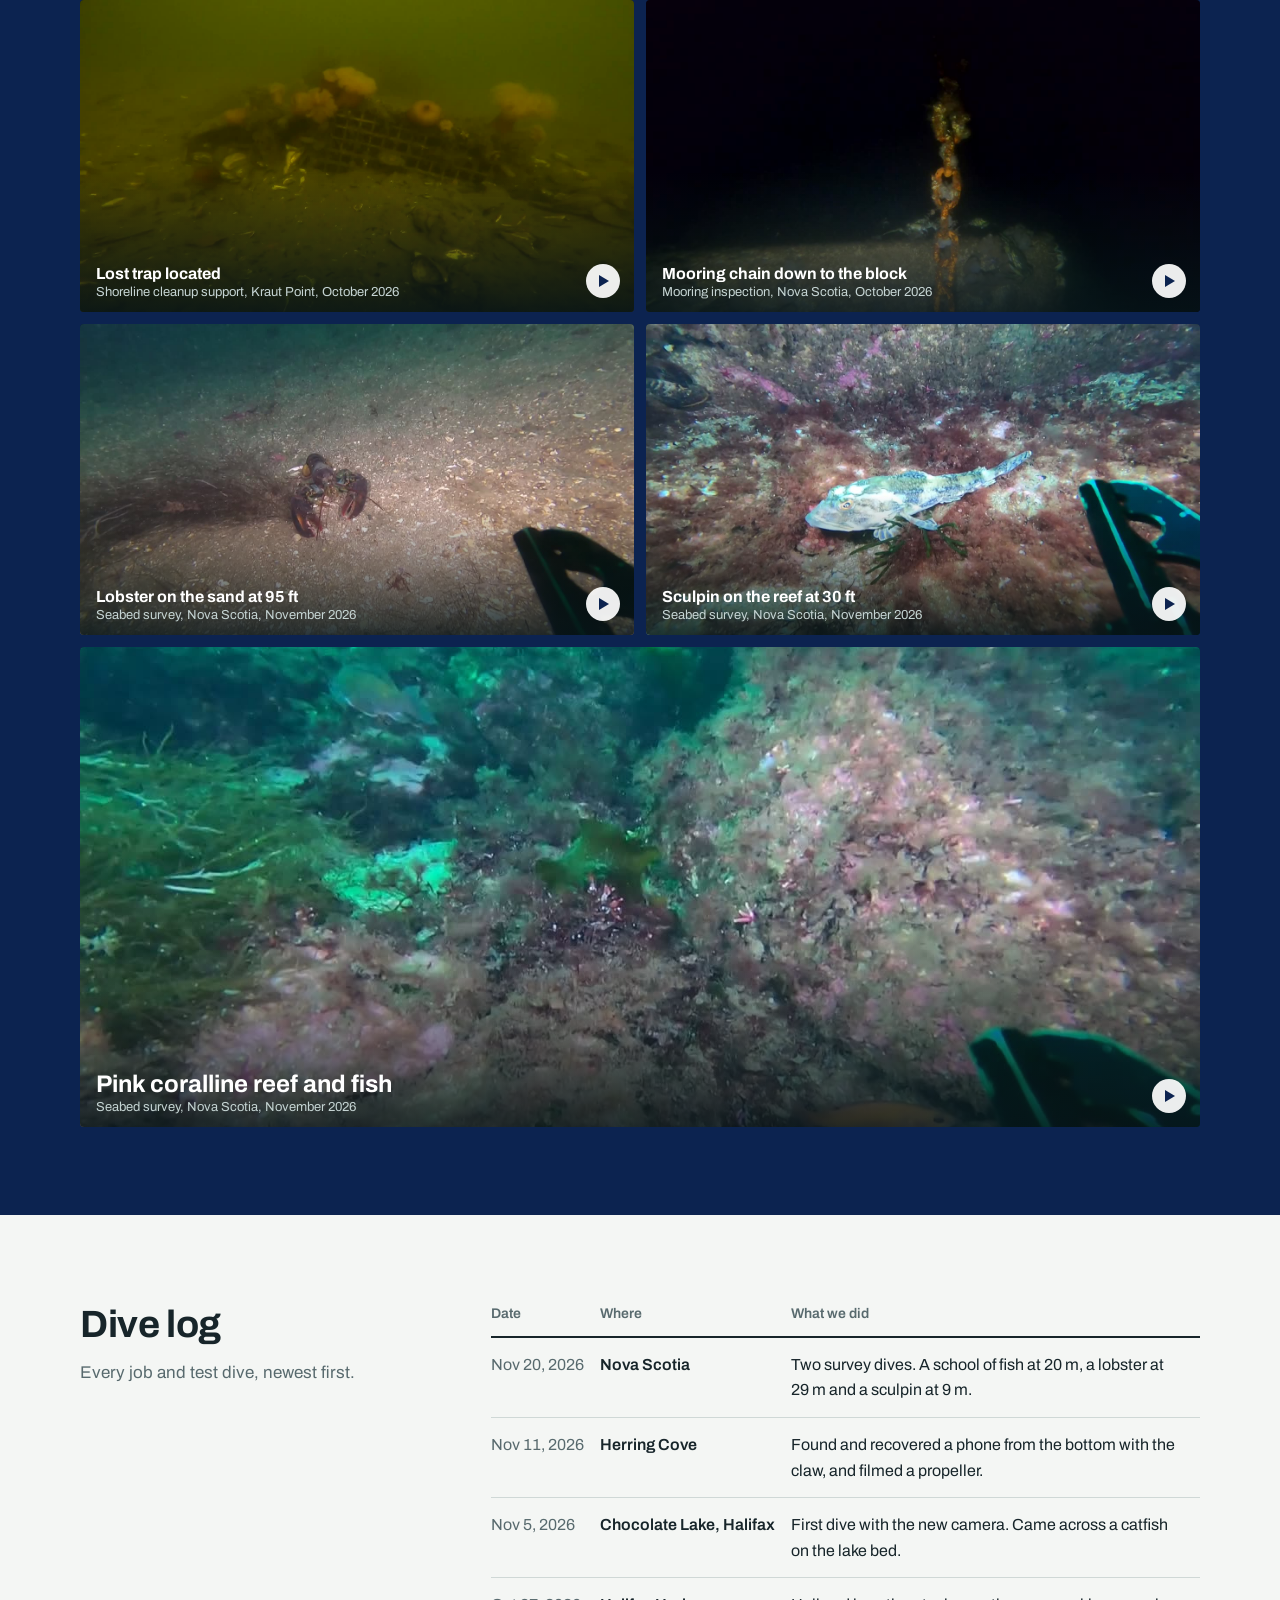
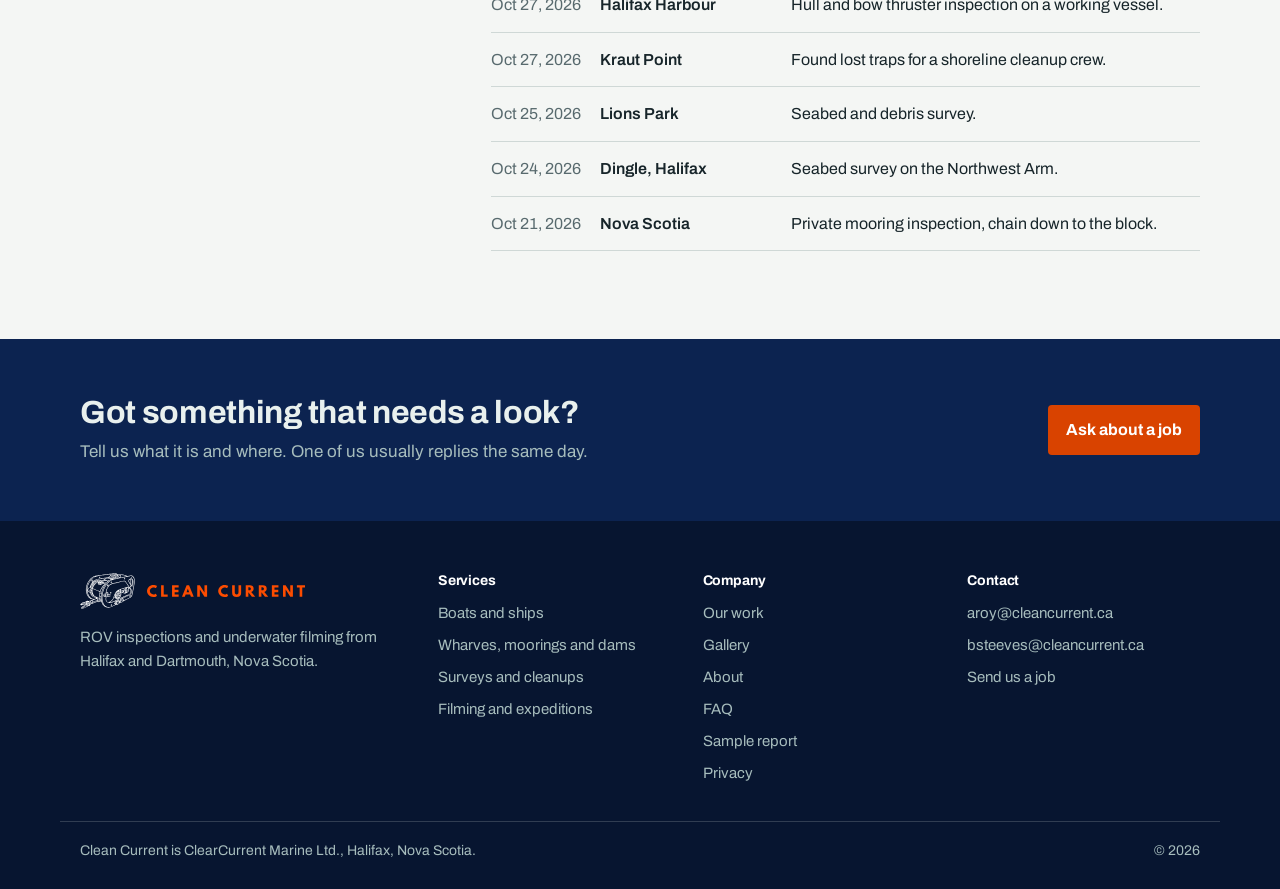
<file: work/index.html>
<!doctype html>
<html lang="en">
<head>
<meta charset="utf-8">
<meta name="viewport" content="width=device-width,initial-scale=1,viewport-fit=cover">
<title>Our work | Clean Current</title>
<meta name="description" content="ROV jobs and footage from Clean Current: a phone recovery at Herring Cove, lost traps at Kraut Point, a mooring inspection, a vessel hull inspection and survey dives.">
<link rel="canonical" href="https://cleancurrent.ca/work/">
<meta property="og:type" content="website">
<meta property="og:site_name" content="Clean Current">
<meta property="og:title" content="Our work | Clean Current">
<meta property="og:description" content="ROV jobs and footage from Clean Current: a phone recovery at Herring Cove, lost traps at Kraut Point, a mooring inspection, a vessel hull inspection and survey dives.">
<meta property="og:url" content="https://cleancurrent.ca/work/">
<meta property="og:image" content="https://cleancurrent.ca/assets/img/share.jpg">
<meta name="twitter:card" content="summary_large_image">
<link rel="icon" href="/favicon.svg" type="image/svg+xml">
<link rel="icon" href="/favicon-32.png" sizes="32x32" type="image/png">
<link rel="apple-touch-icon" href="/apple-touch-icon.png">
<meta name="theme-color" content="#0f2b30">
<link rel="preconnect" href="https://fonts.googleapis.com">
<link rel="preconnect" href="https://fonts.gstatic.com" crossorigin>
<link rel="stylesheet" href="https://fonts.googleapis.com/css2?family=Archivo:wght@400..800&display=swap">
<link rel="stylesheet" href="/assets/css/site.css">
</head>
<body class="inner">
<a class="skip" href="#main">Skip to content</a>
<header class="bar" id="bar">
  <div class="wrap">
    <a class="mark" href="/" aria-label="Clean Current home"><img class="logo-rov" src="/assets/img/logo/rov.svg" alt="" width="55" height="36"><img class="logo-word" src="/assets/img/logo/wordmark.svg" alt="Clean Current" width="159" height="12"></a>
    <button type="button" class="menu-toggle" id="menu-toggle" aria-expanded="false" aria-controls="nav">Menu</button>
    <nav class="nav" id="nav" aria-label="Main">
      <a href="/services/">Services</a>
      <a href="/work/" aria-current="page">Our work</a>
      <a href="/gallery/">Gallery</a>
      <a href="/about/">About</a>
      <a href="/faq/">FAQ</a>
      <a href="/contact/">Contact</a>
      <a class="btn" href="/contact/">Ask about a job</a>
    </nav>
  </div>
</header>
<main id="main">
  <section class="page-head">
    <div class="wrap">
      <h1>Our work</h1>
      <p class="lede">Jobs and test dives so far, with the footage from each. Everything here is straight off the ROV camera with no colour correction.</p>
    </div>
  </section>
  <section>
    <div class="wrap cases">
      <article class="case" id="phone">
        <div class="case-media"><button type="button" class="tile" data-src="/assets/video/phone-recovery.mp4" data-title="Phone recovered from the bottom" data-meta="Herring Cove, Nova Scotia, November 2026">
          <video muted loop playsinline preload="none" poster="/assets/img/phone-recovery.jpg" tabindex="-1" aria-hidden="true"><source src="/assets/video/phone-recovery.mp4" type="video/mp4"></video>
          <span class="tile-cap"><strong>Phone recovered from the bottom</strong><span>Herring Cove, Nova Scotia, November 2026</span></span>
          <span class="play" aria-hidden="true"></span>
        </button></div>
        <div><p class="card-meta">November 2026</p><h2>Phone recovered at Herring Cove</h2><p>A phone went into the water at Herring Cove. We searched the bottom with the ROV, found it, and brought it up with the claw.</p></div>
      </article>
      <article class="case" id="traps">
        <div class="case-media"><button type="button" class="tile" data-src="/assets/video/ghost-trap.mp4" data-title="Lost trap located" data-meta="Shoreline cleanup support, Kraut Point, October 2026">
          <video muted loop playsinline preload="none" poster="/assets/img/ghost-trap.jpg" tabindex="-1" aria-hidden="true"><source src="/assets/video/ghost-trap.mp4" type="video/mp4"></video>
          <span class="tile-cap"><strong>Lost trap located</strong><span>Shoreline cleanup support, Kraut Point, October 2026</span></span>
          <span class="play" aria-hidden="true"></span>
        </button></div>
        <div><p class="card-meta">October 2026</p><h2>Lost traps found at Kraut Point</h2><p>We worked with a shoreline cleanup crew to find lost traps on the bottom, so they knew exactly where to haul from.</p></div>
      </article>
      <article class="case" id="mooring">
        <div class="case-media"><button type="button" class="tile" data-src="/assets/video/mooring-chain.mp4" data-title="Mooring chain down to the block" data-meta="Mooring inspection, Nova Scotia, October 2026">
          <video muted loop playsinline preload="none" poster="/assets/img/mooring-chain.jpg" tabindex="-1" aria-hidden="true"><source src="/assets/video/mooring-chain.mp4" type="video/mp4"></video>
          <span class="tile-cap"><strong>Mooring chain down to the block</strong><span>Mooring inspection, Nova Scotia, October 2026</span></span>
          <span class="play" aria-hidden="true"></span>
        </button></div>
        <div><p class="card-meta">October 2026</p><h2>Mooring chain inspection</h2><p>A private mooring filmed from mid-water down to the block, so the owner could see the chain without hauling it. <a href="/sample-report.html">See the sample report from this job.</a></p></div>
      </article>
      <article class="case" id="vessel">
        <div class="case-media"><button type="button" class="tile" data-src="/assets/video/thruster-tunnel.mp4" data-title="Bow thruster tunnel" data-meta="Vessel inspection, Halifax Harbour, October 2026">
          <video muted loop playsinline preload="none" poster="/assets/img/thruster-tunnel.jpg" tabindex="-1" aria-hidden="true"><source src="/assets/video/thruster-tunnel.mp4" type="video/mp4"></video>
          <span class="tile-cap"><strong>Bow thruster tunnel</strong><span>Vessel inspection, Halifax Harbour, October 2026</span></span>
          <span class="play" aria-hidden="true"></span>
        </button></div>
        <div><p class="card-meta">October 2026</p><h2>Hull and thruster inspection</h2><p>Hull, bow and bow thruster tunnel on a working vessel in Halifax Harbour, filmed alongside the wharf.</p></div>
      </article>
      <article class="case" id="survey">
        <div class="case-media"><button type="button" class="tile" data-src="/assets/video/reef-survey.mp4" data-title="Pink coralline reef and fish" data-meta="Seabed survey, Nova Scotia, November 2026">
          <video muted loop playsinline preload="none" poster="/assets/img/reef-survey.jpg" tabindex="-1" aria-hidden="true"><source src="/assets/video/reef-survey.mp4" type="video/mp4"></video>
          <span class="tile-cap"><strong>Pink coralline reef and fish</strong><span>Seabed survey, Nova Scotia, November 2026</span></span>
          <span class="play" aria-hidden="true"></span>
        </button></div>
        <div><p class="card-meta">November 2026</p><h2>Survey dives</h2><p>Two dives filming the seabed: a school of fish at 20 m, a lobster at 29 m, and pink coralline reef. <a href="/#dive">Ride along on one of these dives.</a></p></div>
      </article>
    </div>
  </section>
  <section class="dark" id="footage">
    <div class="wrap">
      <h2>All footage</h2>
      <p class="lede">Click a clip to watch it full size.</p>
      <div class="gallery">
        <button type="button" class="tile feature" data-src="/assets/video/phone-recovery.mp4" data-title="Phone recovered from the bottom" data-meta="Herring Cove, Nova Scotia, November 2026">
          <video muted loop playsinline preload="none" poster="/assets/img/phone-recovery.jpg" tabindex="-1" aria-hidden="true"><source src="/assets/video/phone-recovery.mp4" type="video/mp4"></video>
          <span class="tile-cap"><strong>Phone recovered from the bottom</strong><span>Herring Cove, Nova Scotia, November 2026</span></span>
          <span class="play" aria-hidden="true"></span>
        </button>
        <button type="button" class="tile" data-src="/assets/video/catfish.mp4" data-title="Catfish on the lake bed" data-meta="Chocolate Lake, Halifax, November 2026">
          <video muted loop playsinline preload="none" poster="/assets/img/catfish.jpg" tabindex="-1" aria-hidden="true"><source src="/assets/video/catfish.mp4" type="video/mp4"></video>
          <span class="tile-cap"><strong>Catfish on the lake bed</strong><span>Chocolate Lake, Halifax, November 2026</span></span>
          <span class="play" aria-hidden="true"></span>
        </button>
        <button type="button" class="tile" data-src="/assets/video/thruster-tunnel.mp4" data-title="Bow thruster tunnel" data-meta="Vessel inspection, Halifax Harbour, October 2026">
          <video muted loop playsinline preload="none" poster="/assets/img/thruster-tunnel.jpg" tabindex="-1" aria-hidden="true"><source src="/assets/video/thruster-tunnel.mp4" type="video/mp4"></video>
          <span class="tile-cap"><strong>Bow thruster tunnel</strong><span>Vessel inspection, Halifax Harbour, October 2026</span></span>
          <span class="play" aria-hidden="true"></span>
        </button>
        <button type="button" class="tile" data-src="/assets/video/ghost-trap.mp4" data-title="Lost trap located" data-meta="Shoreline cleanup support, Kraut Point, October 2026">
          <video muted loop playsinline preload="none" poster="/assets/img/ghost-trap.jpg" tabindex="-1" aria-hidden="true"><source src="/assets/video/ghost-trap.mp4" type="video/mp4"></video>
          <span class="tile-cap"><strong>Lost trap located</strong><span>Shoreline cleanup support, Kraut Point, October 2026</span></span>
          <span class="play" aria-hidden="true"></span>
        </button>
        <button type="button" class="tile" data-src="/assets/video/mooring-chain.mp4" data-title="Mooring chain down to the block" data-meta="Mooring inspection, Nova Scotia, October 2026">
          <video muted loop playsinline preload="none" poster="/assets/img/mooring-chain.jpg" tabindex="-1" aria-hidden="true"><source src="/assets/video/mooring-chain.mp4" type="video/mp4"></video>
          <span class="tile-cap"><strong>Mooring chain down to the block</strong><span>Mooring inspection, Nova Scotia, October 2026</span></span>
          <span class="play" aria-hidden="true"></span>
        </button>
        <button type="button" class="tile" data-src="/assets/video/lobster.mp4" data-title="Lobster on the sand at 95 ft" data-meta="Seabed survey, Nova Scotia, November 2026">
          <video muted loop playsinline preload="none" poster="/assets/img/lobster.jpg" tabindex="-1" aria-hidden="true"><source src="/assets/video/lobster.mp4" type="video/mp4"></video>
          <span class="tile-cap"><strong>Lobster on the sand at 95 ft</strong><span>Seabed survey, Nova Scotia, November 2026</span></span>
          <span class="play" aria-hidden="true"></span>
        </button>
        <button type="button" class="tile" data-src="/assets/video/sculpin.mp4" data-title="Sculpin on the reef at 30 ft" data-meta="Seabed survey, Nova Scotia, November 2026">
          <video muted loop playsinline preload="none" poster="/assets/img/sculpin.jpg" tabindex="-1" aria-hidden="true"><source src="/assets/video/sculpin.mp4" type="video/mp4"></video>
          <span class="tile-cap"><strong>Sculpin on the reef at 30 ft</strong><span>Seabed survey, Nova Scotia, November 2026</span></span>
          <span class="play" aria-hidden="true"></span>
        </button>
        <button type="button" class="tile feature" data-src="/assets/video/reef-survey.mp4" data-title="Pink coralline reef and fish" data-meta="Seabed survey, Nova Scotia, November 2026">
          <video muted loop playsinline preload="none" poster="/assets/img/reef-survey.jpg" tabindex="-1" aria-hidden="true"><source src="/assets/video/reef-survey.mp4" type="video/mp4"></video>
          <span class="tile-cap"><strong>Pink coralline reef and fish</strong><span>Seabed survey, Nova Scotia, November 2026</span></span>
          <span class="play" aria-hidden="true"></span>
        </button>
      </div>
    </div>
  </section>
  <dialog class="viewer" id="viewer" aria-labelledby="v-title">
    <div class="viewer-top">
      <div><strong id="v-title"></strong><span id="v-meta"></span></div>
      <button type="button" class="vbtn" id="v-close">Close</button>
    </div>
    <video id="v-video" controls playsinline></video>
    <div class="viewer-nav">
      <button type="button" class="vbtn" id="v-prev">Previous</button>
      <span id="v-count"></span>
      <button type="button" class="vbtn" id="v-next">Next</button>
    </div>
  </dialog>
  <section id="log">
    <div class="wrap log-grid">
      <div><h2>Dive log</h2><p class="lede">Every job and test dive, newest first.</p></div>
      <table class="log"><thead><tr><th scope="col">Date</th><th scope="col">Where</th><th scope="col">What we did</th></tr></thead><tbody><tr><td>Nov 20, 2026</td><td>Nova Scotia</td><td>Two survey dives. A school of fish at 20 m, a lobster at 29 m and a sculpin at 9 m.</td></tr><tr><td>Nov 11, 2026</td><td>Herring Cove</td><td>Found and recovered a phone from the bottom with the claw, and filmed a propeller.</td></tr><tr><td>Nov 5, 2026</td><td>Chocolate Lake, Halifax</td><td>First dive with the new camera. Came across a catfish on the lake bed.</td></tr><tr><td>Oct 27, 2026</td><td>Halifax Harbour</td><td>Hull and bow thruster inspection on a working vessel.</td></tr><tr><td>Oct 27, 2026</td><td>Kraut Point</td><td>Found lost traps for a shoreline cleanup crew.</td></tr><tr><td>Oct 25, 2026</td><td>Lions Park</td><td>Seabed and debris survey.</td></tr><tr><td>Oct 24, 2026</td><td>Dingle, Halifax</td><td>Seabed survey on the Northwest Arm.</td></tr><tr><td>Oct 21, 2026</td><td>Nova Scotia</td><td>Private mooring inspection, chain down to the block.</td></tr></tbody></table>
    </div>
  </section>
  <section class="cta-band">
    <div class="wrap">
      <div><h2>Got something that needs a look?</h2><p>Tell us what it is and where. One of us usually replies the same day.</p></div>
      <a class="btn" href="/contact/">Ask about a job</a>
    </div>
  </section>
</main>
<footer>
  <div class="wrap foot-grid">
    <div>
      <a class="mark" href="/"><img class="logo-rov" src="/assets/img/logo/rov.svg" alt="" width="55" height="36"><img class="logo-word" src="/assets/img/logo/wordmark.svg" alt="Clean Current" width="159" height="12"></a>
      <p>ROV inspections and underwater filming from Halifax and Dartmouth, Nova Scotia.</p>
    </div>
    <div>
      <h2>Services</h2>
      <ul><li><a href="/services/boats/">Boats and ships</a></li><li><a href="/services/wharves-moorings-dams/">Wharves, moorings and dams</a></li><li><a href="/services/surveys-cleanups/">Surveys and cleanups</a></li><li><a href="/services/filming/">Filming and expeditions</a></li></ul>
    </div>
    <div>
      <h2>Company</h2>
      <ul><li><a href="/work/">Our work</a></li><li><a href="/gallery/">Gallery</a></li><li><a href="/about/">About</a></li><li><a href="/faq/">FAQ</a></li><li><a href="/sample-report.html">Sample report</a></li><li><a href="/privacy/">Privacy</a></li></ul>
    </div>
    <div>
      <h2>Contact</h2>
      <ul><li><a href="mailto:aroy@cleancurrent.ca">aroy@cleancurrent.ca</a></li><li><a href="mailto:bsteeves@cleancurrent.ca">bsteeves@cleancurrent.ca</a></li><li><a href="/contact/">Send us a job</a></li></ul>
    </div>
  </div>
  <div class="wrap foot-legal">
    <span>Clean Current is ClearCurrent Marine Ltd., Halifax, Nova Scotia.</span>
    <span>&copy; <span id="year">2026</span></span>
  </div>
</footer>
<script src="/assets/js/site.js" defer></script>
</body>
</html>
</file>
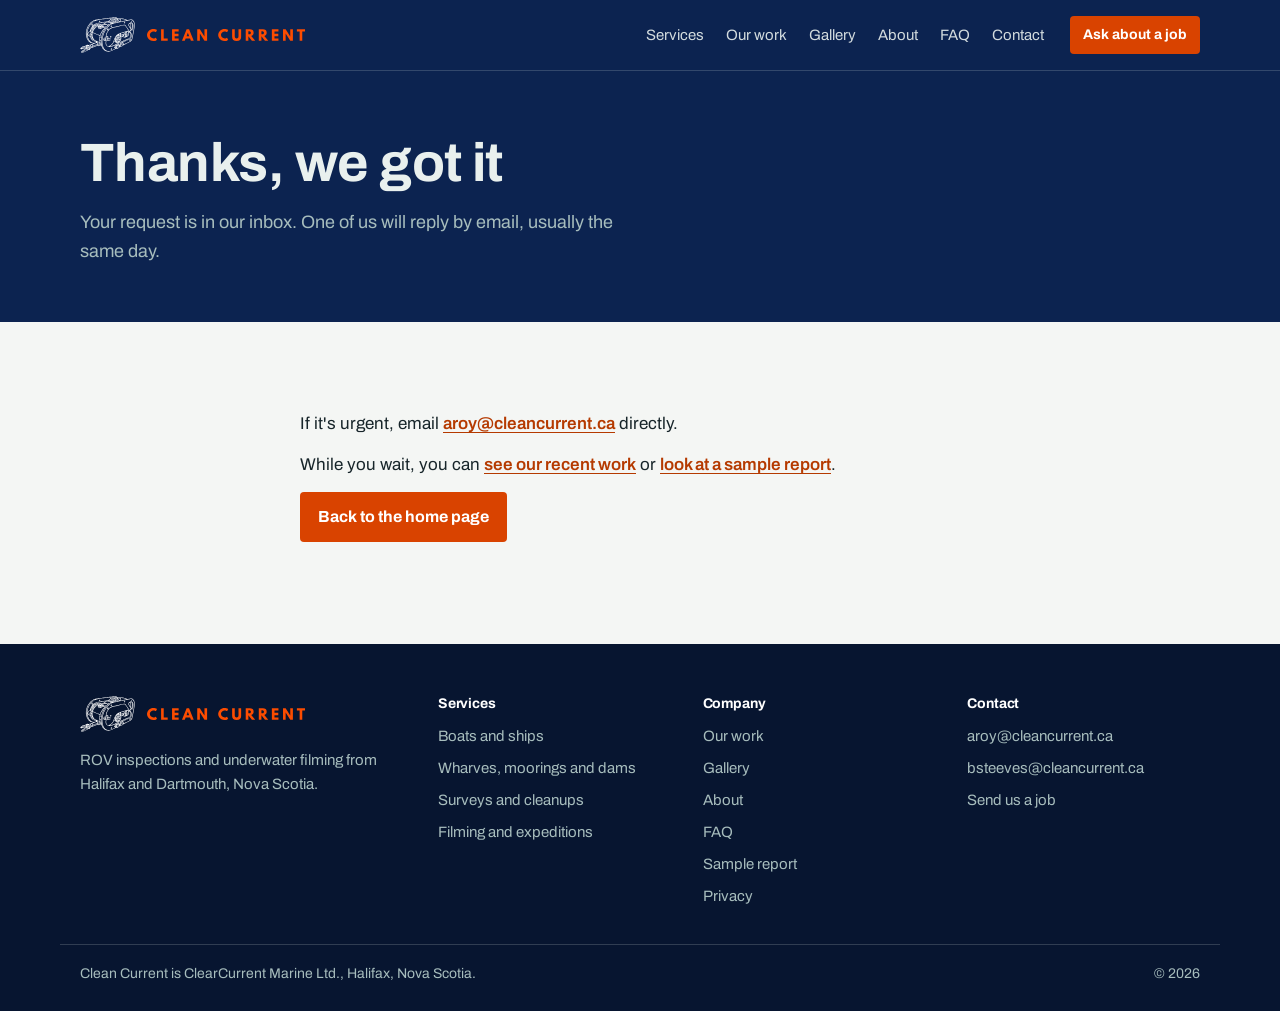
<file: contact/thanks/index.html>
<!doctype html>
<html lang="en">
<head>
<meta charset="utf-8">
<meta name="viewport" content="width=device-width,initial-scale=1,viewport-fit=cover">
<title>Request sent | Clean Current</title>
<meta name="description" content="Thanks for getting in touch with Clean Current.">
<link rel="canonical" href="https://cleancurrent.ca/contact/thanks/">
<meta property="og:type" content="website">
<meta property="og:site_name" content="Clean Current">
<meta property="og:title" content="Request sent | Clean Current">
<meta property="og:description" content="Thanks for getting in touch with Clean Current.">
<meta property="og:url" content="https://cleancurrent.ca/contact/thanks/">
<meta property="og:image" content="https://cleancurrent.ca/assets/img/share.jpg">
<meta name="twitter:card" content="summary_large_image">
<link rel="icon" href="/favicon.svg" type="image/svg+xml">
<link rel="icon" href="/favicon-32.png" sizes="32x32" type="image/png">
<link rel="apple-touch-icon" href="/apple-touch-icon.png">
<meta name="theme-color" content="#0f2b30">
<meta name="robots" content="noindex">
<link rel="preconnect" href="https://fonts.googleapis.com">
<link rel="preconnect" href="https://fonts.gstatic.com" crossorigin>
<link rel="stylesheet" href="https://fonts.googleapis.com/css2?family=Archivo:wght@400..800&display=swap">
<link rel="stylesheet" href="/assets/css/site.css">
</head>
<body class="inner">
<a class="skip" href="#main">Skip to content</a>
<header class="bar" id="bar">
  <div class="wrap">
    <a class="mark" href="/" aria-label="Clean Current home"><img class="logo-rov" src="/assets/img/logo/rov.svg" alt="" width="55" height="36"><img class="logo-word" src="/assets/img/logo/wordmark.svg" alt="Clean Current" width="159" height="12"></a>
    <button type="button" class="menu-toggle" id="menu-toggle" aria-expanded="false" aria-controls="nav">Menu</button>
    <nav class="nav" id="nav" aria-label="Main">
      <a href="/services/">Services</a>
      <a href="/work/">Our work</a>
      <a href="/gallery/">Gallery</a>
      <a href="/about/">About</a>
      <a href="/faq/">FAQ</a>
      <a href="/contact/">Contact</a>
      <a class="btn" href="/contact/">Ask about a job</a>
    </nav>
  </div>
</header>
<main id="main">
  <section class="page-head">
    <div class="wrap">
      <h1>Thanks, we got it</h1>
      <p class="lede">Your request is in our inbox. One of us will reply by email, usually the same day.</p>
    </div>
  </section>
  <section>
    <div class="wrap narrow">
      <p>If it's urgent, email <a href="mailto:aroy@cleancurrent.ca">aroy@cleancurrent.ca</a> directly.</p>
      <p>While you wait, you can <a href="/work/">see our recent work</a> or <a href="/sample-report.html">look at a sample report</a>.</p>
      <p><a class="btn" href="/">Back to the home page</a></p>
    </div>
  </section>
</main>
<footer>
  <div class="wrap foot-grid">
    <div>
      <a class="mark" href="/"><img class="logo-rov" src="/assets/img/logo/rov.svg" alt="" width="55" height="36"><img class="logo-word" src="/assets/img/logo/wordmark.svg" alt="Clean Current" width="159" height="12"></a>
      <p>ROV inspections and underwater filming from Halifax and Dartmouth, Nova Scotia.</p>
    </div>
    <div>
      <h2>Services</h2>
      <ul><li><a href="/services/boats/">Boats and ships</a></li><li><a href="/services/wharves-moorings-dams/">Wharves, moorings and dams</a></li><li><a href="/services/surveys-cleanups/">Surveys and cleanups</a></li><li><a href="/services/filming/">Filming and expeditions</a></li></ul>
    </div>
    <div>
      <h2>Company</h2>
      <ul><li><a href="/work/">Our work</a></li><li><a href="/gallery/">Gallery</a></li><li><a href="/about/">About</a></li><li><a href="/faq/">FAQ</a></li><li><a href="/sample-report.html">Sample report</a></li><li><a href="/privacy/">Privacy</a></li></ul>
    </div>
    <div>
      <h2>Contact</h2>
      <ul><li><a href="mailto:aroy@cleancurrent.ca">aroy@cleancurrent.ca</a></li><li><a href="mailto:bsteeves@cleancurrent.ca">bsteeves@cleancurrent.ca</a></li><li><a href="/contact/">Send us a job</a></li></ul>
    </div>
  </div>
  <div class="wrap foot-legal">
    <span>Clean Current is ClearCurrent Marine Ltd., Halifax, Nova Scotia.</span>
    <span>&copy; <span id="year">2026</span></span>
  </div>
</footer>
<script src="/assets/js/site.js" defer></script>
</body>
</html>
</file>
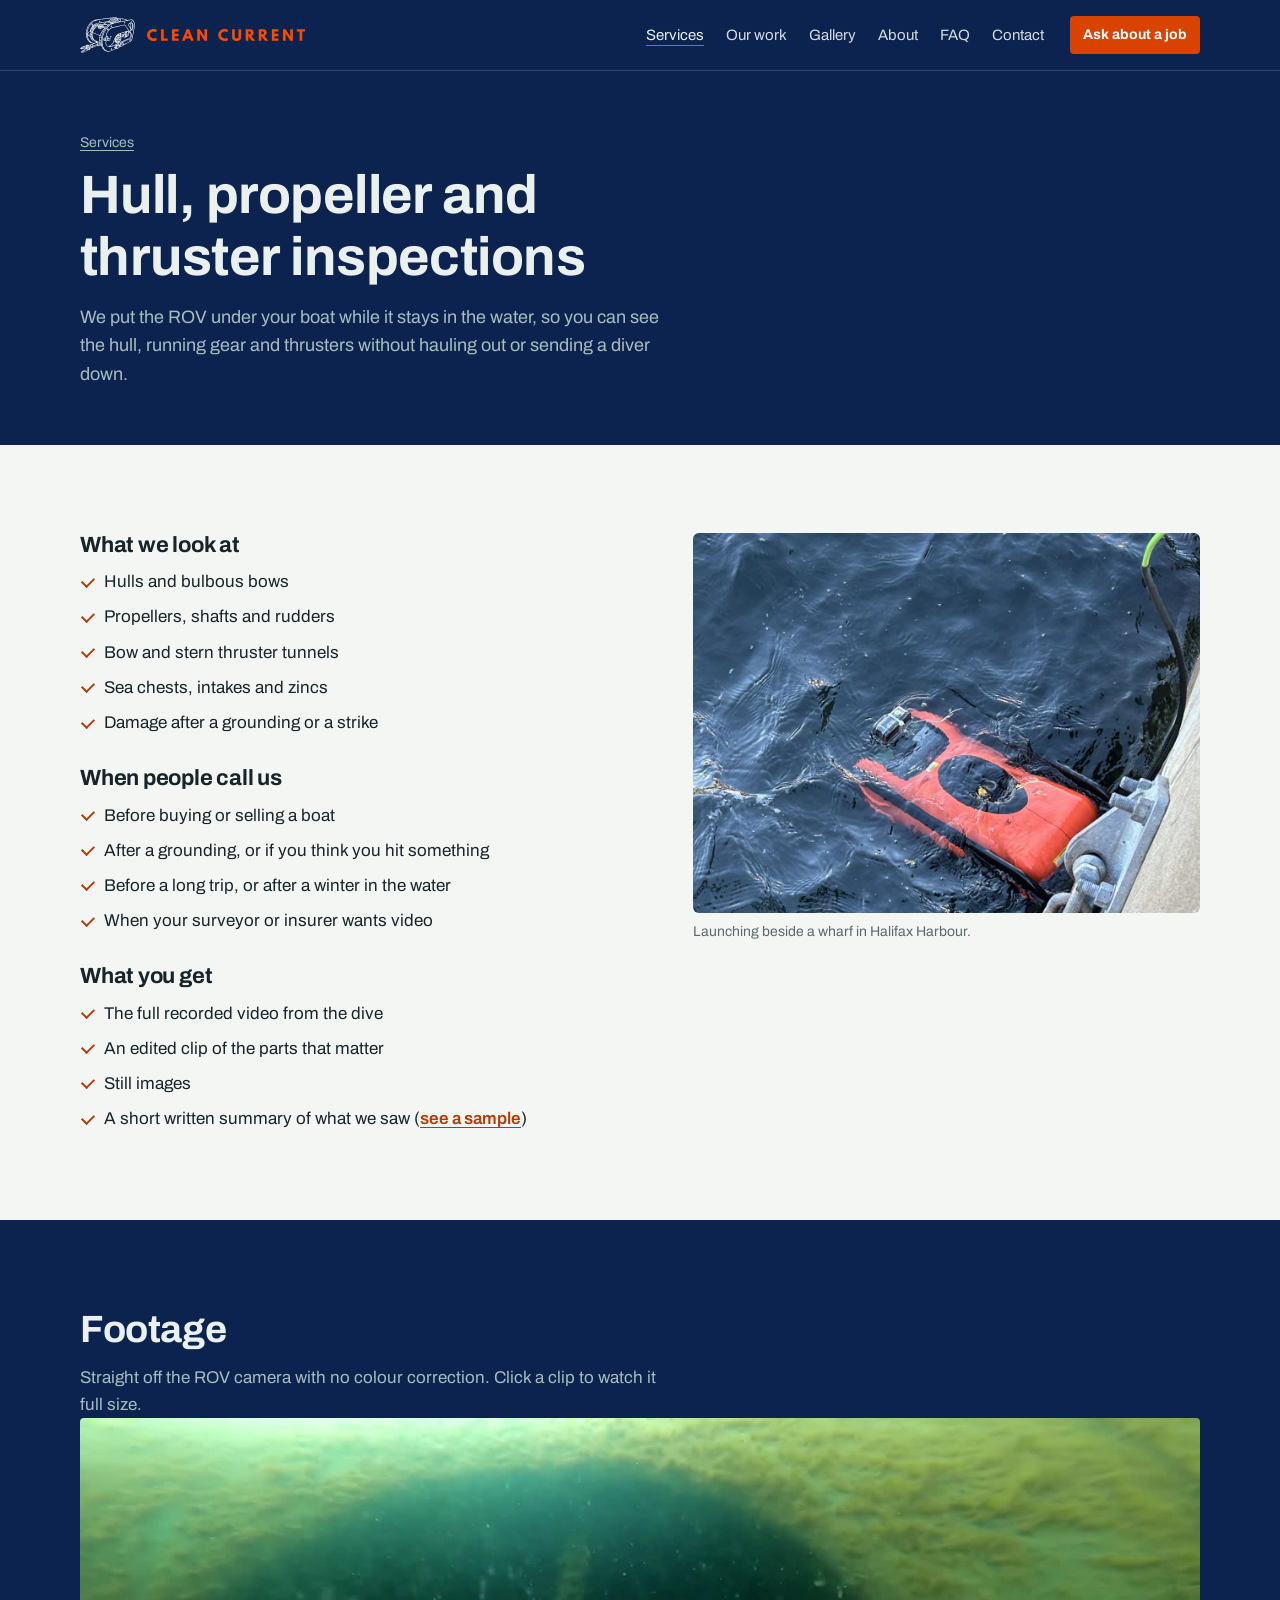
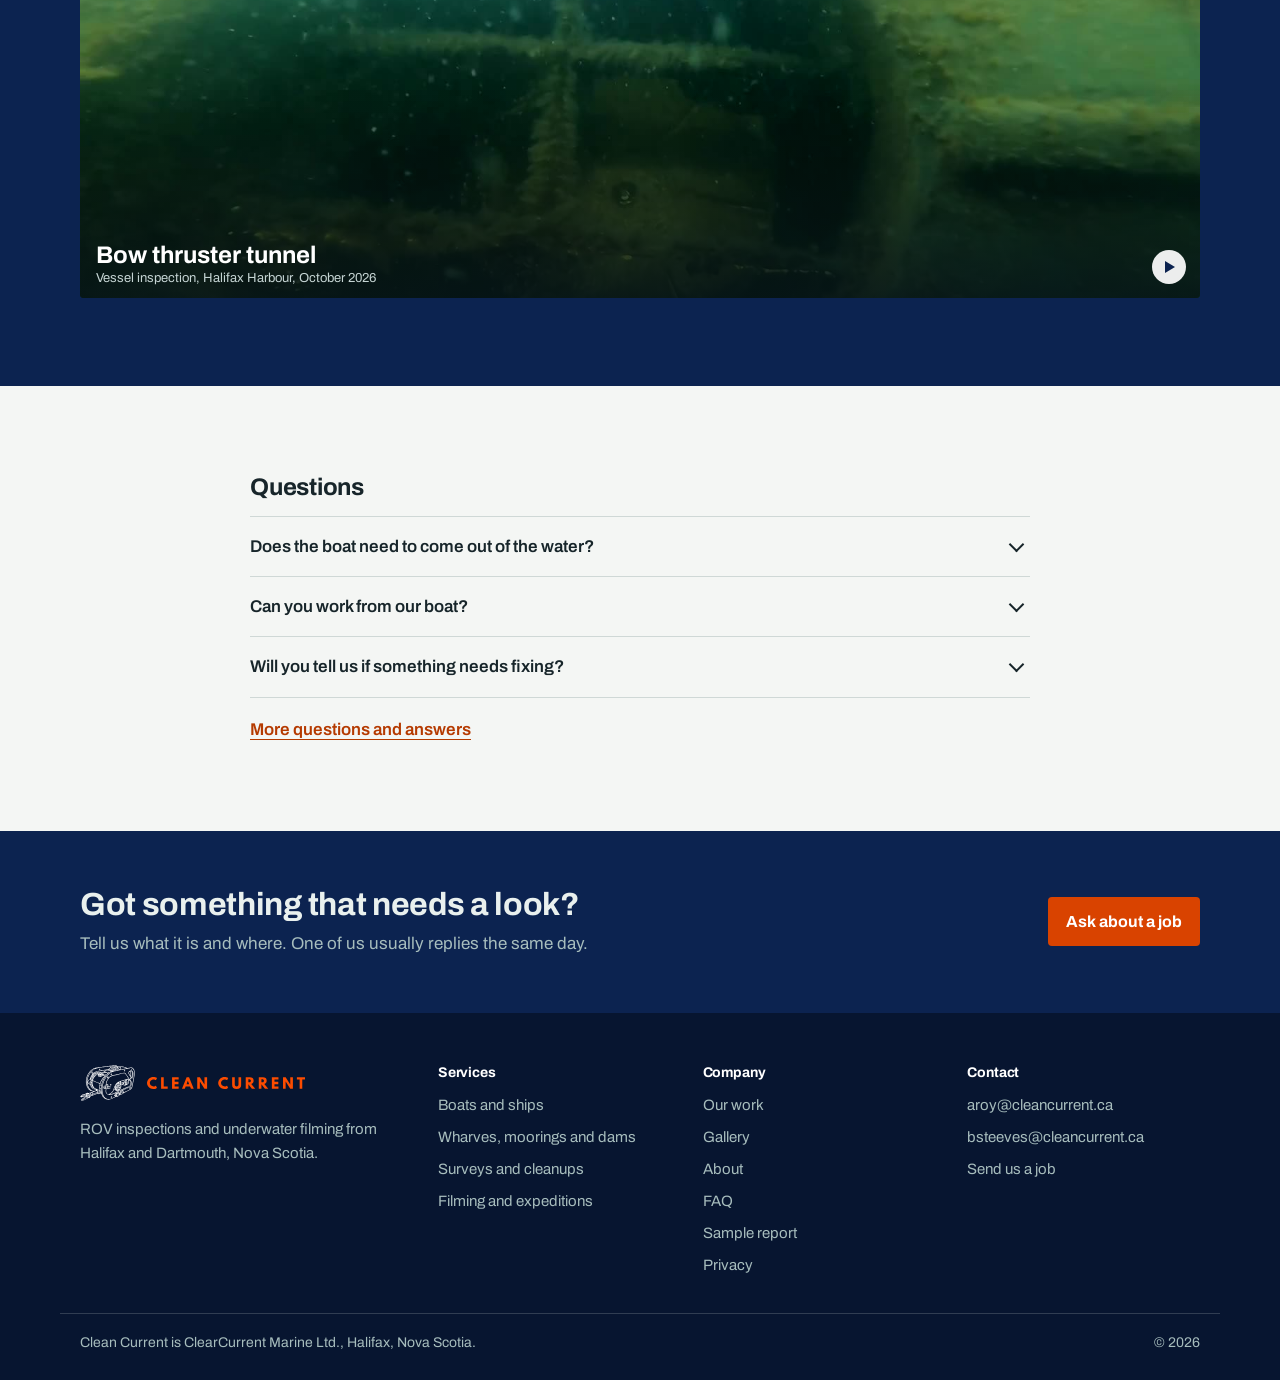
<file: services/boats/index.html>
<!doctype html>
<html lang="en">
<head>
<meta charset="utf-8">
<meta name="viewport" content="width=device-width,initial-scale=1,viewport-fit=cover">
<title>Hull, propeller and thruster inspections | Clean Current</title>
<meta name="description" content="We put the ROV under your boat while it stays in the water, so you can see the hull, running gear and thrusters without hauling out or sending a diver down.">
<link rel="canonical" href="https://cleancurrent.ca/services/boats/">
<meta property="og:type" content="website">
<meta property="og:site_name" content="Clean Current">
<meta property="og:title" content="Hull, propeller and thruster inspections | Clean Current">
<meta property="og:description" content="We put the ROV under your boat while it stays in the water, so you can see the hull, running gear and thrusters without hauling out or sending a diver down.">
<meta property="og:url" content="https://cleancurrent.ca/services/boats/">
<meta property="og:image" content="https://cleancurrent.ca/assets/img/share.jpg">
<meta name="twitter:card" content="summary_large_image">
<link rel="icon" href="/favicon.svg" type="image/svg+xml">
<link rel="icon" href="/favicon-32.png" sizes="32x32" type="image/png">
<link rel="apple-touch-icon" href="/apple-touch-icon.png">
<meta name="theme-color" content="#0f2b30">
<link rel="preconnect" href="https://fonts.googleapis.com">
<link rel="preconnect" href="https://fonts.gstatic.com" crossorigin>
<link rel="stylesheet" href="https://fonts.googleapis.com/css2?family=Archivo:wght@400..800&display=swap">
<link rel="stylesheet" href="/assets/css/site.css">
</head>
<body class="inner">
<a class="skip" href="#main">Skip to content</a>
<header class="bar" id="bar">
  <div class="wrap">
    <a class="mark" href="/" aria-label="Clean Current home"><img class="logo-rov" src="/assets/img/logo/rov.svg" alt="" width="55" height="36"><img class="logo-word" src="/assets/img/logo/wordmark.svg" alt="Clean Current" width="159" height="12"></a>
    <button type="button" class="menu-toggle" id="menu-toggle" aria-expanded="false" aria-controls="nav">Menu</button>
    <nav class="nav" id="nav" aria-label="Main">
      <a href="/services/" aria-current="page">Services</a>
      <a href="/work/">Our work</a>
      <a href="/gallery/">Gallery</a>
      <a href="/about/">About</a>
      <a href="/faq/">FAQ</a>
      <a href="/contact/">Contact</a>
      <a class="btn" href="/contact/">Ask about a job</a>
    </nav>
  </div>
</header>
<main id="main">
  <section class="page-head">
    <div class="wrap">
      <p class="crumb"><a href="/services/">Services</a></p><h1>Hull, propeller and thruster inspections</h1>
      <p class="lede">We put the ROV under your boat while it stays in the water, so you can see the hull, running gear and thrusters without hauling out or sending a diver down.</p>
    </div>
  </section>
  <section>
    <div class="wrap svc-detail">
      <div>
        <h2>What we look at</h2>
        <ul class="ticks"><li>Hulls and bulbous bows</li><li>Propellers, shafts and rudders</li><li>Bow and stern thruster tunnels</li><li>Sea chests, intakes and zincs</li><li>Damage after a grounding or a strike</li></ul>
        <h2>When people call us</h2>
        <ul class="ticks"><li>Before buying or selling a boat</li><li>After a grounding, or if you think you hit something</li><li>Before a long trip, or after a winter in the water</li><li>When your surveyor or insurer wants video</li></ul>
        <h2>What you get</h2>
        <ul class="ticks">
            <li>The full recorded video from the dive</li>
            <li>An edited clip of the parts that matter</li>
            <li>Still images</li>
            <li>A short written summary of what we saw (<a href="/sample-report.html">see a sample</a>)</li>
          </ul>
        
      </div>
      <figure class="svc-figure"><img src="/assets/img/rov-at-wharf-wide.jpg" alt="The orange ROV at the surface beside a concrete wharf" loading="lazy"><figcaption>Launching beside a wharf in Halifax Harbour.</figcaption></figure>
    </div>
  </section>
  <section class="dark">
    <div class="wrap">
      <h2>Footage</h2>
      <p class="lede">Straight off the ROV camera with no colour correction. Click a clip to watch it full size.</p>
      <div class="gallery">
        <button type="button" class="tile feature" data-src="/assets/video/thruster-tunnel.mp4" data-title="Bow thruster tunnel" data-meta="Vessel inspection, Halifax Harbour, October 2026">
          <video muted loop playsinline preload="none" poster="/assets/img/thruster-tunnel.jpg" tabindex="-1" aria-hidden="true"><source src="/assets/video/thruster-tunnel.mp4" type="video/mp4"></video>
          <span class="tile-cap"><strong>Bow thruster tunnel</strong><span>Vessel inspection, Halifax Harbour, October 2026</span></span>
          <span class="play" aria-hidden="true"></span>
        </button>
      </div>
    </div>
  </section>
  <dialog class="viewer" id="viewer" aria-labelledby="v-title">
    <div class="viewer-top">
      <div><strong id="v-title"></strong><span id="v-meta"></span></div>
      <button type="button" class="vbtn" id="v-close">Close</button>
    </div>
    <video id="v-video" controls playsinline></video>
    <div class="viewer-nav">
      <button type="button" class="vbtn" id="v-prev">Previous</button>
      <span id="v-count"></span>
      <button type="button" class="vbtn" id="v-next">Next</button>
    </div>
  </dialog>
  <section>
    <div class="wrap faq-wrap">
      <h2>Questions</h2>
      <div class="faq"><details><summary>Does the boat need to come out of the water?</summary><p>No. The ROV goes under the boat where it sits, at the wharf, on a mooring or at anchor.</p></details>
<details><summary>Can you work from our boat?</summary><p>Yes. We can launch from a wharf, a dock, or your own vessel.</p></details>
<details><summary>Will you tell us if something needs fixing?</summary><p>We describe what the footage shows and point out anything that stands out. Whether it needs repair is up to your surveyor or engineer.</p></details></div>
      <p><a class="textlink dark-link" href="/faq/">More questions and answers</a></p>
    </div>
  </section>
  <section class="cta-band">
    <div class="wrap">
      <div><h2>Got something that needs a look?</h2><p>Tell us what it is and where. One of us usually replies the same day.</p></div>
      <a class="btn" href="/contact/">Ask about a job</a>
    </div>
  </section>
</main>
<footer>
  <div class="wrap foot-grid">
    <div>
      <a class="mark" href="/"><img class="logo-rov" src="/assets/img/logo/rov.svg" alt="" width="55" height="36"><img class="logo-word" src="/assets/img/logo/wordmark.svg" alt="Clean Current" width="159" height="12"></a>
      <p>ROV inspections and underwater filming from Halifax and Dartmouth, Nova Scotia.</p>
    </div>
    <div>
      <h2>Services</h2>
      <ul><li><a href="/services/boats/">Boats and ships</a></li><li><a href="/services/wharves-moorings-dams/">Wharves, moorings and dams</a></li><li><a href="/services/surveys-cleanups/">Surveys and cleanups</a></li><li><a href="/services/filming/">Filming and expeditions</a></li></ul>
    </div>
    <div>
      <h2>Company</h2>
      <ul><li><a href="/work/">Our work</a></li><li><a href="/gallery/">Gallery</a></li><li><a href="/about/">About</a></li><li><a href="/faq/">FAQ</a></li><li><a href="/sample-report.html">Sample report</a></li><li><a href="/privacy/">Privacy</a></li></ul>
    </div>
    <div>
      <h2>Contact</h2>
      <ul><li><a href="mailto:aroy@cleancurrent.ca">aroy@cleancurrent.ca</a></li><li><a href="mailto:bsteeves@cleancurrent.ca">bsteeves@cleancurrent.ca</a></li><li><a href="/contact/">Send us a job</a></li></ul>
    </div>
  </div>
  <div class="wrap foot-legal">
    <span>Clean Current is ClearCurrent Marine Ltd., Halifax, Nova Scotia.</span>
    <span>&copy; <span id="year">2026</span></span>
  </div>
</footer>
<script src="/assets/js/site.js" defer></script>
</body>
</html>
</file>
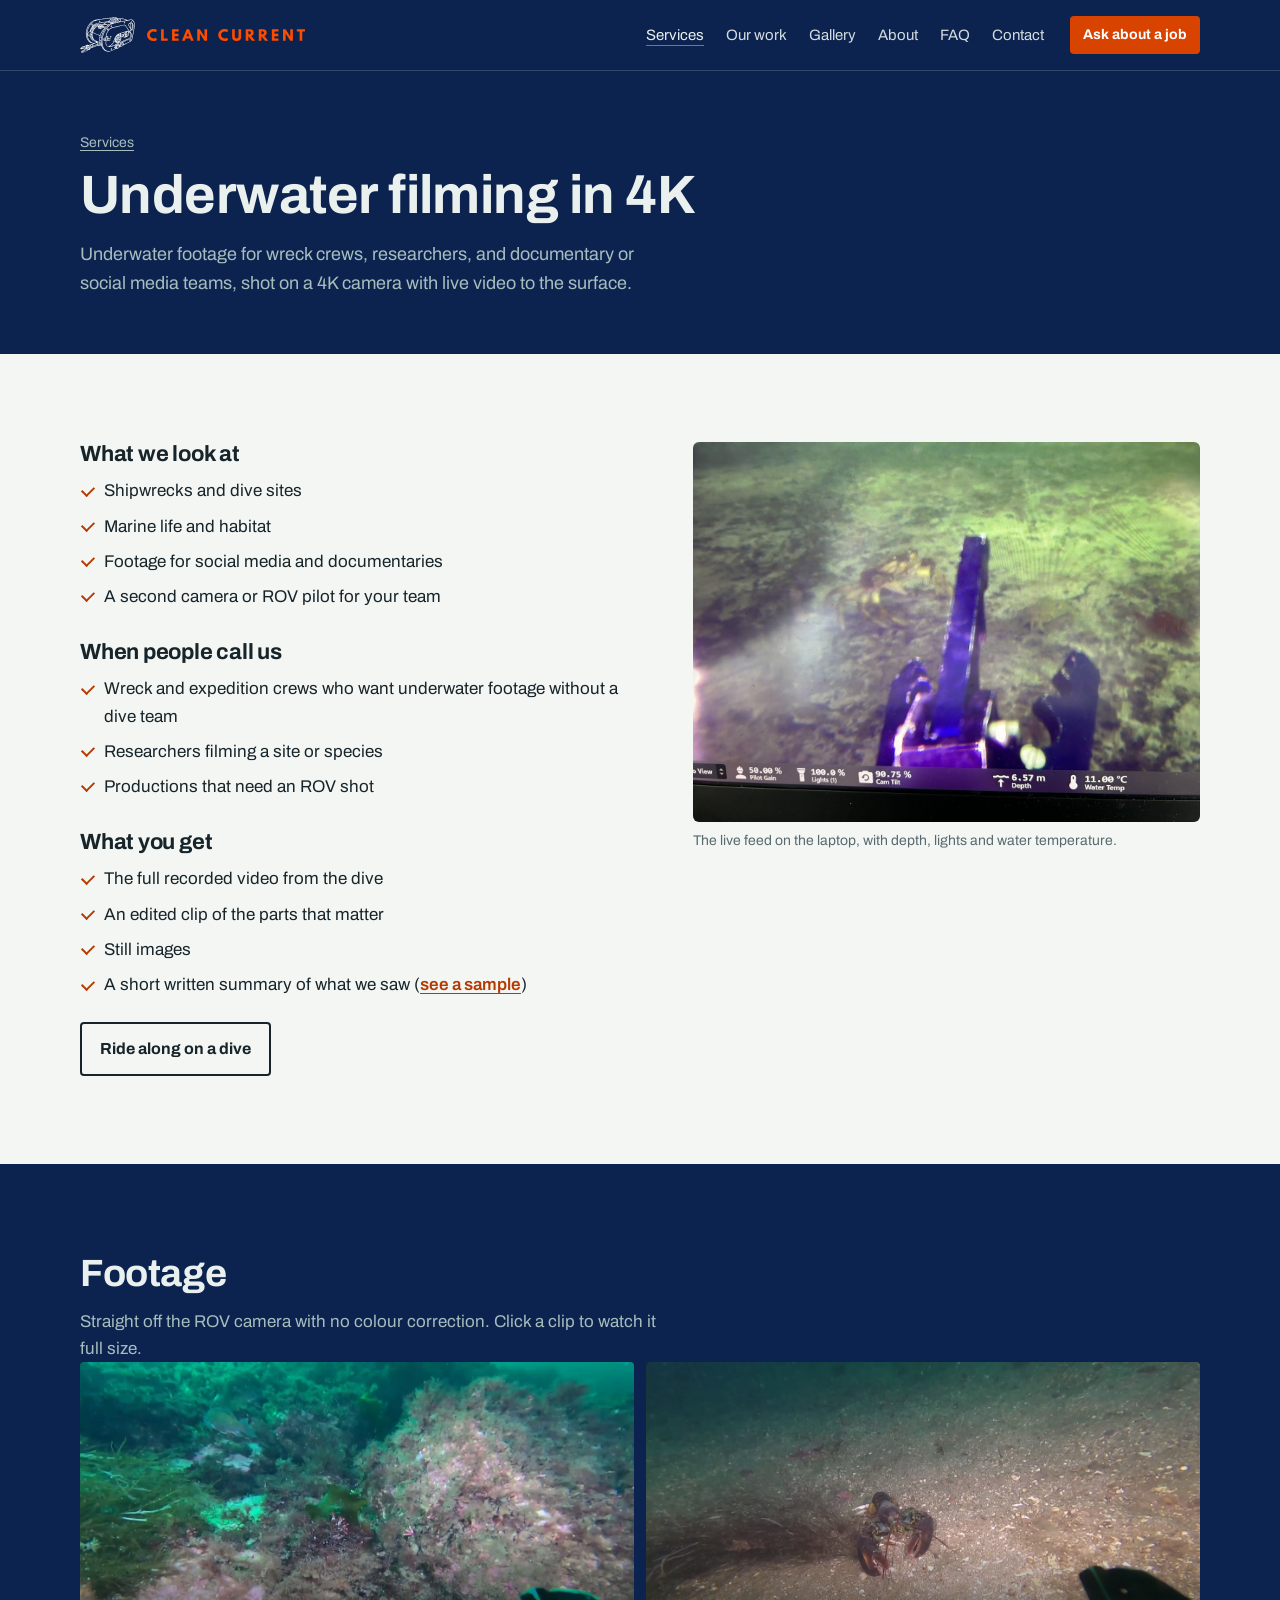
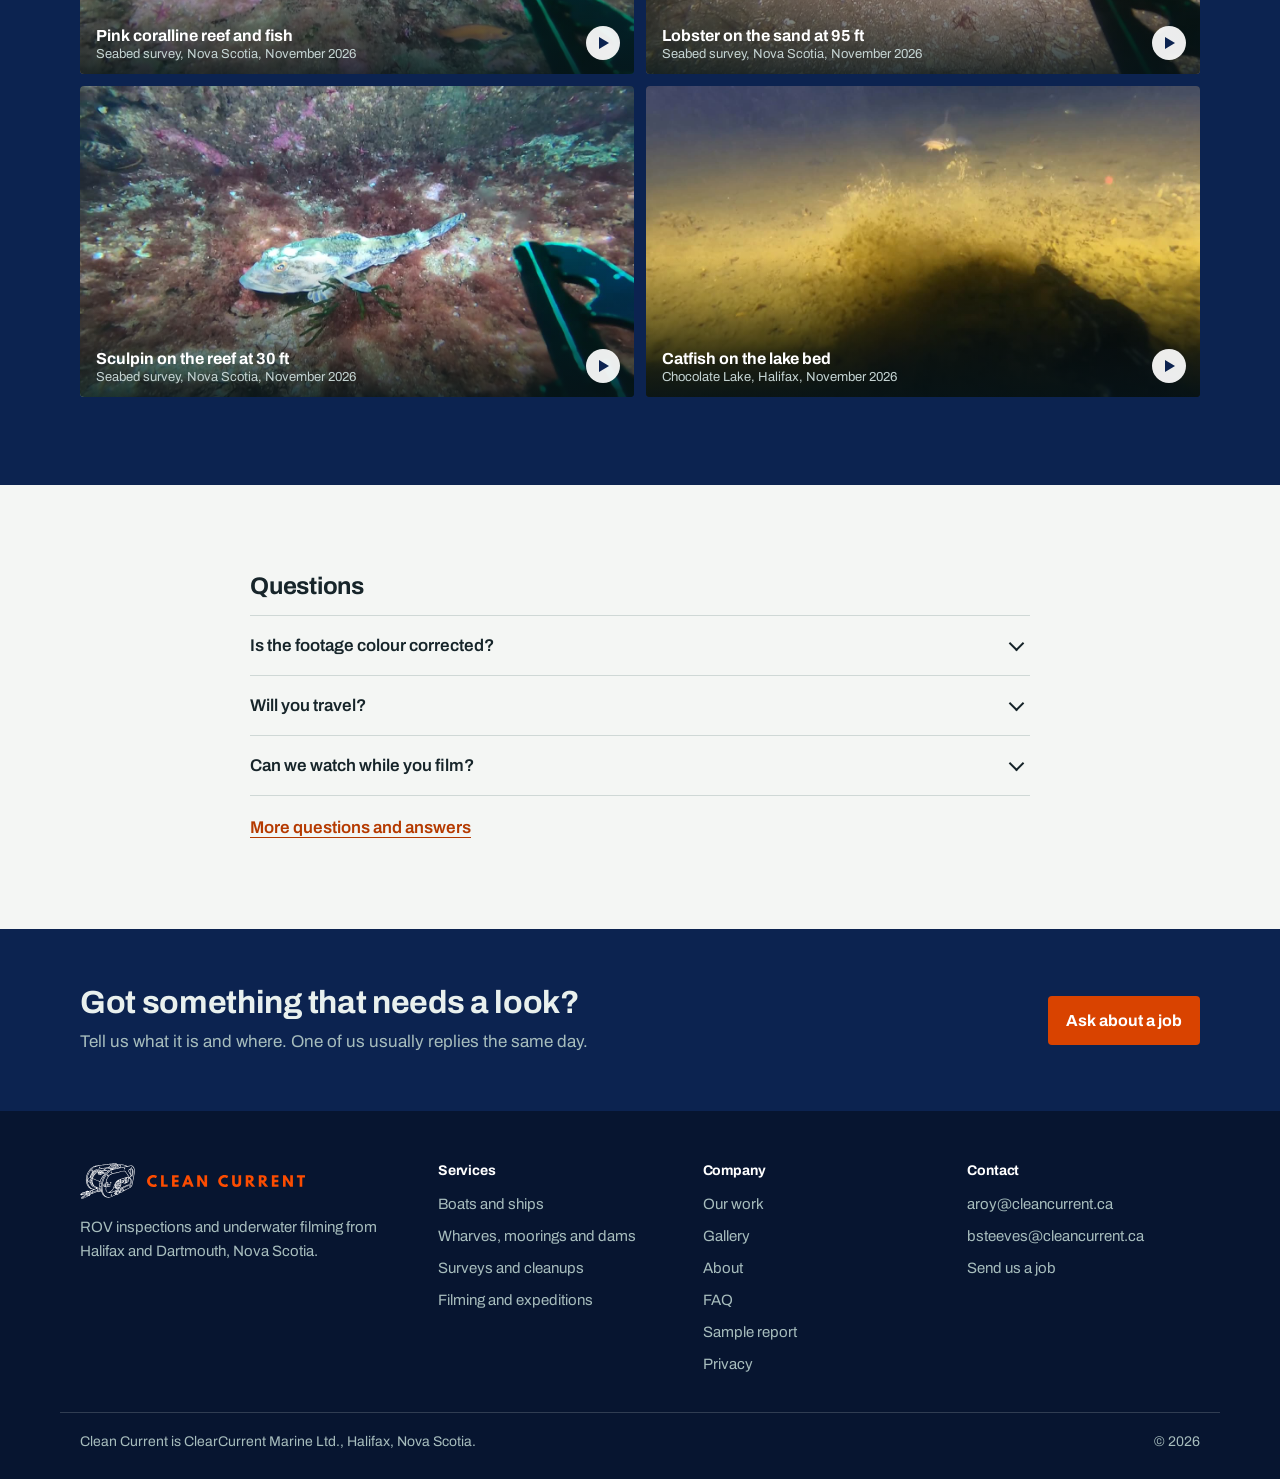
<file: services/filming/index.html>
<!doctype html>
<html lang="en">
<head>
<meta charset="utf-8">
<meta name="viewport" content="width=device-width,initial-scale=1,viewport-fit=cover">
<title>Underwater filming in 4K | Clean Current</title>
<meta name="description" content="Underwater footage for wreck crews, researchers, and documentary or social media teams, shot on a 4K camera with live video to the surface.">
<link rel="canonical" href="https://cleancurrent.ca/services/filming/">
<meta property="og:type" content="website">
<meta property="og:site_name" content="Clean Current">
<meta property="og:title" content="Underwater filming in 4K | Clean Current">
<meta property="og:description" content="Underwater footage for wreck crews, researchers, and documentary or social media teams, shot on a 4K camera with live video to the surface.">
<meta property="og:url" content="https://cleancurrent.ca/services/filming/">
<meta property="og:image" content="https://cleancurrent.ca/assets/img/share.jpg">
<meta name="twitter:card" content="summary_large_image">
<link rel="icon" href="/favicon.svg" type="image/svg+xml">
<link rel="icon" href="/favicon-32.png" sizes="32x32" type="image/png">
<link rel="apple-touch-icon" href="/apple-touch-icon.png">
<meta name="theme-color" content="#0f2b30">
<link rel="preconnect" href="https://fonts.googleapis.com">
<link rel="preconnect" href="https://fonts.gstatic.com" crossorigin>
<link rel="stylesheet" href="https://fonts.googleapis.com/css2?family=Archivo:wght@400..800&display=swap">
<link rel="stylesheet" href="/assets/css/site.css">
</head>
<body class="inner">
<a class="skip" href="#main">Skip to content</a>
<header class="bar" id="bar">
  <div class="wrap">
    <a class="mark" href="/" aria-label="Clean Current home"><img class="logo-rov" src="/assets/img/logo/rov.svg" alt="" width="55" height="36"><img class="logo-word" src="/assets/img/logo/wordmark.svg" alt="Clean Current" width="159" height="12"></a>
    <button type="button" class="menu-toggle" id="menu-toggle" aria-expanded="false" aria-controls="nav">Menu</button>
    <nav class="nav" id="nav" aria-label="Main">
      <a href="/services/" aria-current="page">Services</a>
      <a href="/work/">Our work</a>
      <a href="/gallery/">Gallery</a>
      <a href="/about/">About</a>
      <a href="/faq/">FAQ</a>
      <a href="/contact/">Contact</a>
      <a class="btn" href="/contact/">Ask about a job</a>
    </nav>
  </div>
</header>
<main id="main">
  <section class="page-head">
    <div class="wrap">
      <p class="crumb"><a href="/services/">Services</a></p><h1>Underwater filming in 4K</h1>
      <p class="lede">Underwater footage for wreck crews, researchers, and documentary or social media teams, shot on a 4K camera with live video to the surface.</p>
    </div>
  </section>
  <section>
    <div class="wrap svc-detail">
      <div>
        <h2>What we look at</h2>
        <ul class="ticks"><li>Shipwrecks and dive sites</li><li>Marine life and habitat</li><li>Footage for social media and documentaries</li><li>A second camera or ROV pilot for your team</li></ul>
        <h2>When people call us</h2>
        <ul class="ticks"><li>Wreck and expedition crews who want underwater footage without a dive team</li><li>Researchers filming a site or species</li><li>Productions that need an ROV shot</li></ul>
        <h2>What you get</h2>
        <ul class="ticks">
            <li>The full recorded video from the dive</li>
            <li>An edited clip of the parts that matter</li>
            <li>Still images</li>
            <li>A short written summary of what we saw (<a href="/sample-report.html">see a sample</a>)</li>
          </ul>
        <p class="svc-cta"><a class="btn btn-ghost" href="/#dive">Ride along on a dive</a></p>
      </div>
      <figure class="svc-figure"><img src="/assets/img/live-feed.jpg" alt="The laptop screen during a dive showing the camera view and readings" loading="lazy"><figcaption>The live feed on the laptop, with depth, lights and water temperature.</figcaption></figure>
    </div>
  </section>
  <section class="dark">
    <div class="wrap">
      <h2>Footage</h2>
      <p class="lede">Straight off the ROV camera with no colour correction. Click a clip to watch it full size.</p>
      <div class="gallery">
        <button type="button" class="tile" data-src="/assets/video/reef-survey.mp4" data-title="Pink coralline reef and fish" data-meta="Seabed survey, Nova Scotia, November 2026">
          <video muted loop playsinline preload="none" poster="/assets/img/reef-survey.jpg" tabindex="-1" aria-hidden="true"><source src="/assets/video/reef-survey.mp4" type="video/mp4"></video>
          <span class="tile-cap"><strong>Pink coralline reef and fish</strong><span>Seabed survey, Nova Scotia, November 2026</span></span>
          <span class="play" aria-hidden="true"></span>
        </button>
        <button type="button" class="tile" data-src="/assets/video/lobster.mp4" data-title="Lobster on the sand at 95 ft" data-meta="Seabed survey, Nova Scotia, November 2026">
          <video muted loop playsinline preload="none" poster="/assets/img/lobster.jpg" tabindex="-1" aria-hidden="true"><source src="/assets/video/lobster.mp4" type="video/mp4"></video>
          <span class="tile-cap"><strong>Lobster on the sand at 95 ft</strong><span>Seabed survey, Nova Scotia, November 2026</span></span>
          <span class="play" aria-hidden="true"></span>
        </button>
        <button type="button" class="tile" data-src="/assets/video/sculpin.mp4" data-title="Sculpin on the reef at 30 ft" data-meta="Seabed survey, Nova Scotia, November 2026">
          <video muted loop playsinline preload="none" poster="/assets/img/sculpin.jpg" tabindex="-1" aria-hidden="true"><source src="/assets/video/sculpin.mp4" type="video/mp4"></video>
          <span class="tile-cap"><strong>Sculpin on the reef at 30 ft</strong><span>Seabed survey, Nova Scotia, November 2026</span></span>
          <span class="play" aria-hidden="true"></span>
        </button>
        <button type="button" class="tile" data-src="/assets/video/catfish.mp4" data-title="Catfish on the lake bed" data-meta="Chocolate Lake, Halifax, November 2026">
          <video muted loop playsinline preload="none" poster="/assets/img/catfish.jpg" tabindex="-1" aria-hidden="true"><source src="/assets/video/catfish.mp4" type="video/mp4"></video>
          <span class="tile-cap"><strong>Catfish on the lake bed</strong><span>Chocolate Lake, Halifax, November 2026</span></span>
          <span class="play" aria-hidden="true"></span>
        </button>
      </div>
    </div>
  </section>
  <dialog class="viewer" id="viewer" aria-labelledby="v-title">
    <div class="viewer-top">
      <div><strong id="v-title"></strong><span id="v-meta"></span></div>
      <button type="button" class="vbtn" id="v-close">Close</button>
    </div>
    <video id="v-video" controls playsinline></video>
    <div class="viewer-nav">
      <button type="button" class="vbtn" id="v-prev">Previous</button>
      <span id="v-count"></span>
      <button type="button" class="vbtn" id="v-next">Next</button>
    </div>
  </dialog>
  <section>
    <div class="wrap faq-wrap">
      <h2>Questions</h2>
      <div class="faq"><details><summary>Is the footage colour corrected?</summary><p>The clips on this site are not, so you can see what the camera really records. We can deliver graded footage if you want it.</p></details>
<details><summary>Will you travel?</summary><p>Yes. We work across Atlantic Canada, and further afield for the right project.</p></details>
<details><summary>Can we watch while you film?</summary><p>Yes. The live feed comes up to the surface, so you can direct the shot as we go.</p></details></div>
      <p><a class="textlink dark-link" href="/faq/">More questions and answers</a></p>
    </div>
  </section>
  <section class="cta-band">
    <div class="wrap">
      <div><h2>Got something that needs a look?</h2><p>Tell us what it is and where. One of us usually replies the same day.</p></div>
      <a class="btn" href="/contact/">Ask about a job</a>
    </div>
  </section>
</main>
<footer>
  <div class="wrap foot-grid">
    <div>
      <a class="mark" href="/"><img class="logo-rov" src="/assets/img/logo/rov.svg" alt="" width="55" height="36"><img class="logo-word" src="/assets/img/logo/wordmark.svg" alt="Clean Current" width="159" height="12"></a>
      <p>ROV inspections and underwater filming from Halifax and Dartmouth, Nova Scotia.</p>
    </div>
    <div>
      <h2>Services</h2>
      <ul><li><a href="/services/boats/">Boats and ships</a></li><li><a href="/services/wharves-moorings-dams/">Wharves, moorings and dams</a></li><li><a href="/services/surveys-cleanups/">Surveys and cleanups</a></li><li><a href="/services/filming/">Filming and expeditions</a></li></ul>
    </div>
    <div>
      <h2>Company</h2>
      <ul><li><a href="/work/">Our work</a></li><li><a href="/gallery/">Gallery</a></li><li><a href="/about/">About</a></li><li><a href="/faq/">FAQ</a></li><li><a href="/sample-report.html">Sample report</a></li><li><a href="/privacy/">Privacy</a></li></ul>
    </div>
    <div>
      <h2>Contact</h2>
      <ul><li><a href="mailto:aroy@cleancurrent.ca">aroy@cleancurrent.ca</a></li><li><a href="mailto:bsteeves@cleancurrent.ca">bsteeves@cleancurrent.ca</a></li><li><a href="/contact/">Send us a job</a></li></ul>
    </div>
  </div>
  <div class="wrap foot-legal">
    <span>Clean Current is ClearCurrent Marine Ltd., Halifax, Nova Scotia.</span>
    <span>&copy; <span id="year">2026</span></span>
  </div>
</footer>
<script src="/assets/js/site.js" defer></script>
</body>
</html>
</file>
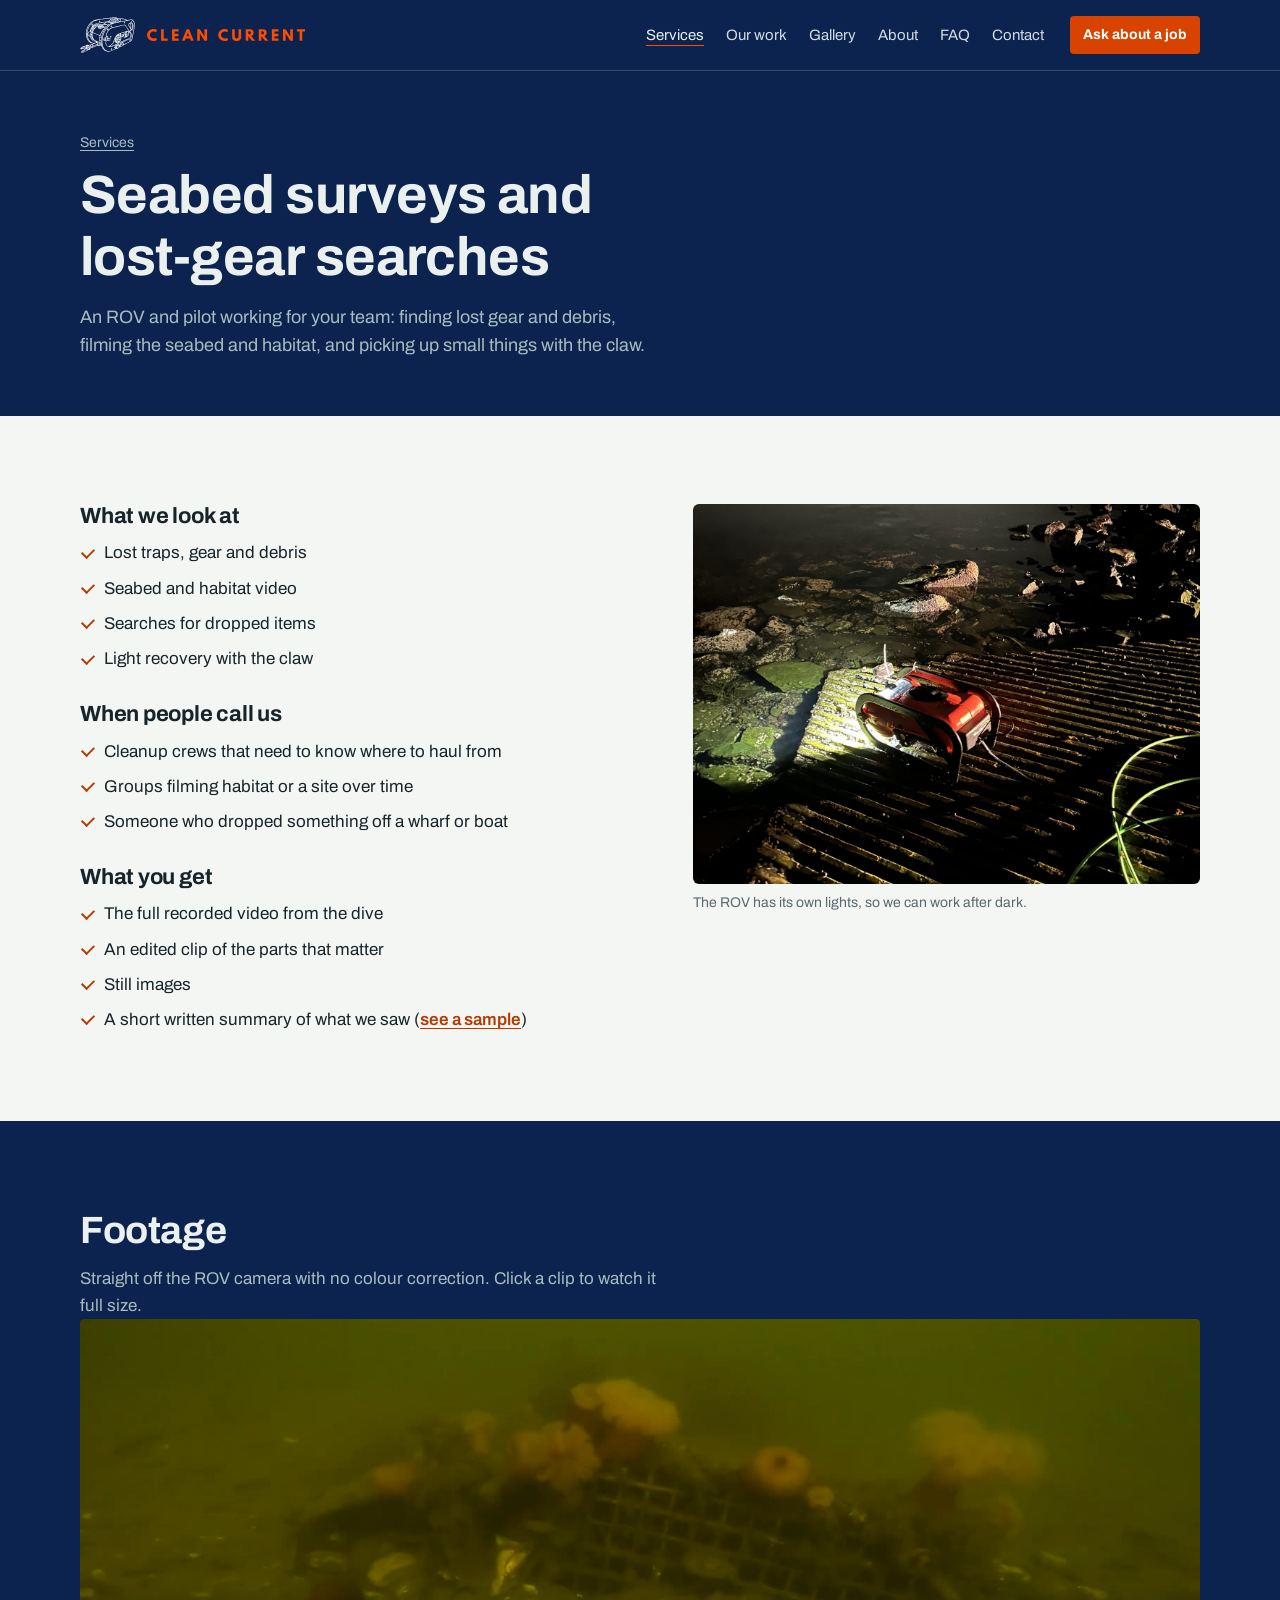
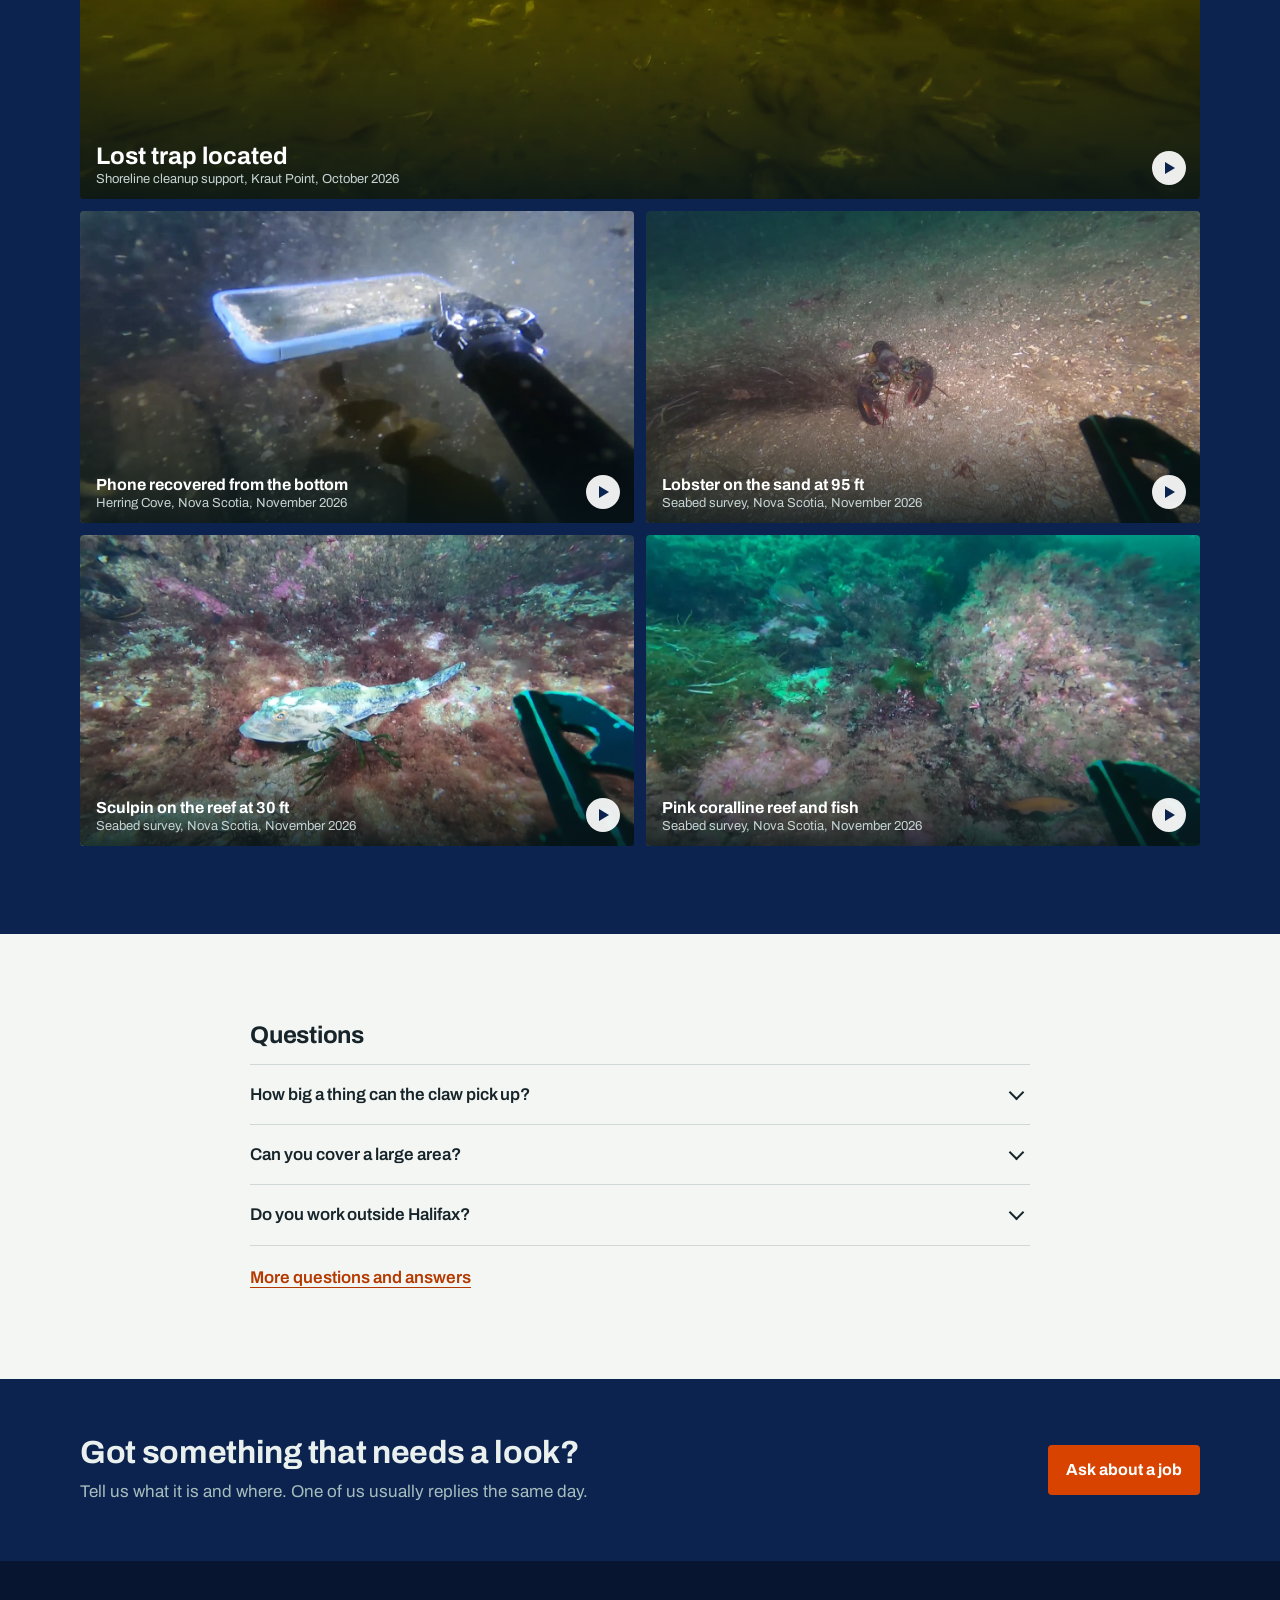
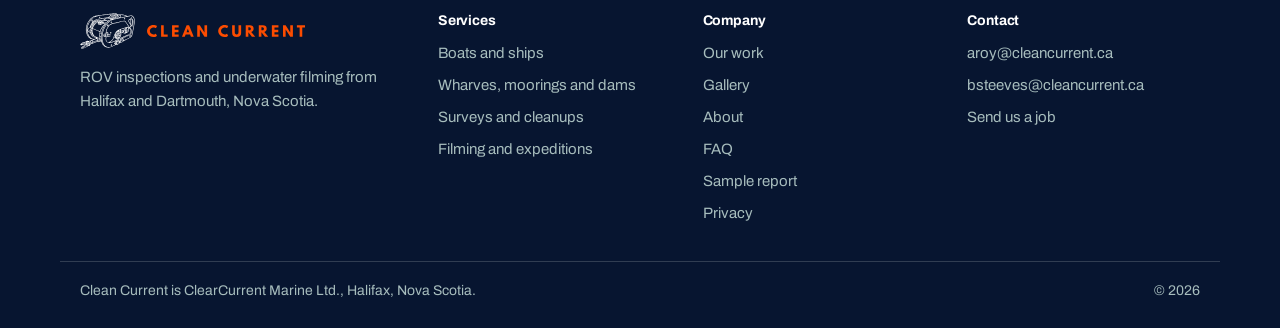
<file: services/surveys-cleanups/index.html>
<!doctype html>
<html lang="en">
<head>
<meta charset="utf-8">
<meta name="viewport" content="width=device-width,initial-scale=1,viewport-fit=cover">
<title>Seabed surveys and lost-gear searches | Clean Current</title>
<meta name="description" content="An ROV and pilot working for your team: finding lost gear and debris, filming the seabed and habitat, and picking up small things with the claw.">
<link rel="canonical" href="https://cleancurrent.ca/services/surveys-cleanups/">
<meta property="og:type" content="website">
<meta property="og:site_name" content="Clean Current">
<meta property="og:title" content="Seabed surveys and lost-gear searches | Clean Current">
<meta property="og:description" content="An ROV and pilot working for your team: finding lost gear and debris, filming the seabed and habitat, and picking up small things with the claw.">
<meta property="og:url" content="https://cleancurrent.ca/services/surveys-cleanups/">
<meta property="og:image" content="https://cleancurrent.ca/assets/img/share.jpg">
<meta name="twitter:card" content="summary_large_image">
<link rel="icon" href="/favicon.svg" type="image/svg+xml">
<link rel="icon" href="/favicon-32.png" sizes="32x32" type="image/png">
<link rel="apple-touch-icon" href="/apple-touch-icon.png">
<meta name="theme-color" content="#0f2b30">
<link rel="preconnect" href="https://fonts.googleapis.com">
<link rel="preconnect" href="https://fonts.gstatic.com" crossorigin>
<link rel="stylesheet" href="https://fonts.googleapis.com/css2?family=Archivo:wght@400..800&display=swap">
<link rel="stylesheet" href="/assets/css/site.css">
</head>
<body class="inner">
<a class="skip" href="#main">Skip to content</a>
<header class="bar" id="bar">
  <div class="wrap">
    <a class="mark" href="/" aria-label="Clean Current home"><img class="logo-rov" src="/assets/img/logo/rov.svg" alt="" width="55" height="36"><img class="logo-word" src="/assets/img/logo/wordmark.svg" alt="Clean Current" width="159" height="12"></a>
    <button type="button" class="menu-toggle" id="menu-toggle" aria-expanded="false" aria-controls="nav">Menu</button>
    <nav class="nav" id="nav" aria-label="Main">
      <a href="/services/" aria-current="page">Services</a>
      <a href="/work/">Our work</a>
      <a href="/gallery/">Gallery</a>
      <a href="/about/">About</a>
      <a href="/faq/">FAQ</a>
      <a href="/contact/">Contact</a>
      <a class="btn" href="/contact/">Ask about a job</a>
    </nav>
  </div>
</header>
<main id="main">
  <section class="page-head">
    <div class="wrap">
      <p class="crumb"><a href="/services/">Services</a></p><h1>Seabed surveys and lost-gear searches</h1>
      <p class="lede">An ROV and pilot working for your team: finding lost gear and debris, filming the seabed and habitat, and picking up small things with the claw.</p>
    </div>
  </section>
  <section>
    <div class="wrap svc-detail">
      <div>
        <h2>What we look at</h2>
        <ul class="ticks"><li>Lost traps, gear and debris</li><li>Seabed and habitat video</li><li>Searches for dropped items</li><li>Light recovery with the claw</li></ul>
        <h2>When people call us</h2>
        <ul class="ticks"><li>Cleanup crews that need to know where to haul from</li><li>Groups filming habitat or a site over time</li><li>Someone who dropped something off a wharf or boat</li></ul>
        <h2>What you get</h2>
        <ul class="ticks">
            <li>The full recorded video from the dive</li>
            <li>An edited clip of the parts that matter</li>
            <li>Still images</li>
            <li>A short written summary of what we saw (<a href="/sample-report.html">see a sample</a>)</li>
          </ul>
        
      </div>
      <figure class="svc-figure"><img src="/assets/img/night-launch.jpg" alt="The ROV on a boat ramp at night with its lights on" loading="lazy"><figcaption>The ROV has its own lights, so we can work after dark.</figcaption></figure>
    </div>
  </section>
  <section class="dark">
    <div class="wrap">
      <h2>Footage</h2>
      <p class="lede">Straight off the ROV camera with no colour correction. Click a clip to watch it full size.</p>
      <div class="gallery">
        <button type="button" class="tile feature" data-src="/assets/video/ghost-trap.mp4" data-title="Lost trap located" data-meta="Shoreline cleanup support, Kraut Point, October 2026">
          <video muted loop playsinline preload="none" poster="/assets/img/ghost-trap.jpg" tabindex="-1" aria-hidden="true"><source src="/assets/video/ghost-trap.mp4" type="video/mp4"></video>
          <span class="tile-cap"><strong>Lost trap located</strong><span>Shoreline cleanup support, Kraut Point, October 2026</span></span>
          <span class="play" aria-hidden="true"></span>
        </button>
        <button type="button" class="tile" data-src="/assets/video/phone-recovery.mp4" data-title="Phone recovered from the bottom" data-meta="Herring Cove, Nova Scotia, November 2026">
          <video muted loop playsinline preload="none" poster="/assets/img/phone-recovery.jpg" tabindex="-1" aria-hidden="true"><source src="/assets/video/phone-recovery.mp4" type="video/mp4"></video>
          <span class="tile-cap"><strong>Phone recovered from the bottom</strong><span>Herring Cove, Nova Scotia, November 2026</span></span>
          <span class="play" aria-hidden="true"></span>
        </button>
        <button type="button" class="tile" data-src="/assets/video/lobster.mp4" data-title="Lobster on the sand at 95 ft" data-meta="Seabed survey, Nova Scotia, November 2026">
          <video muted loop playsinline preload="none" poster="/assets/img/lobster.jpg" tabindex="-1" aria-hidden="true"><source src="/assets/video/lobster.mp4" type="video/mp4"></video>
          <span class="tile-cap"><strong>Lobster on the sand at 95 ft</strong><span>Seabed survey, Nova Scotia, November 2026</span></span>
          <span class="play" aria-hidden="true"></span>
        </button>
        <button type="button" class="tile" data-src="/assets/video/sculpin.mp4" data-title="Sculpin on the reef at 30 ft" data-meta="Seabed survey, Nova Scotia, November 2026">
          <video muted loop playsinline preload="none" poster="/assets/img/sculpin.jpg" tabindex="-1" aria-hidden="true"><source src="/assets/video/sculpin.mp4" type="video/mp4"></video>
          <span class="tile-cap"><strong>Sculpin on the reef at 30 ft</strong><span>Seabed survey, Nova Scotia, November 2026</span></span>
          <span class="play" aria-hidden="true"></span>
        </button>
        <button type="button" class="tile" data-src="/assets/video/reef-survey.mp4" data-title="Pink coralline reef and fish" data-meta="Seabed survey, Nova Scotia, November 2026">
          <video muted loop playsinline preload="none" poster="/assets/img/reef-survey.jpg" tabindex="-1" aria-hidden="true"><source src="/assets/video/reef-survey.mp4" type="video/mp4"></video>
          <span class="tile-cap"><strong>Pink coralline reef and fish</strong><span>Seabed survey, Nova Scotia, November 2026</span></span>
          <span class="play" aria-hidden="true"></span>
        </button>
      </div>
    </div>
  </section>
  <dialog class="viewer" id="viewer" aria-labelledby="v-title">
    <div class="viewer-top">
      <div><strong id="v-title"></strong><span id="v-meta"></span></div>
      <button type="button" class="vbtn" id="v-close">Close</button>
    </div>
    <video id="v-video" controls playsinline></video>
    <div class="viewer-nav">
      <button type="button" class="vbtn" id="v-prev">Previous</button>
      <span id="v-count"></span>
      <button type="button" class="vbtn" id="v-next">Next</button>
    </div>
  </dialog>
  <section>
    <div class="wrap faq-wrap">
      <h2>Questions</h2>
      <div class="faq"><details><summary>How big a thing can the claw pick up?</summary><p>Small, light things, like a phone. For anything heavy we find it and mark it so it can be lifted another way.</p></details>
<details><summary>Can you cover a large area?</summary><p>We work on a tether from shore or a boat, so we cover an area in passes. Tell us the size of the area and we will plan it with you.</p></details>
<details><summary>Do you work outside Halifax?</summary><p>Yes. We work across Atlantic Canada, and further for larger jobs.</p></details></div>
      <p><a class="textlink dark-link" href="/faq/">More questions and answers</a></p>
    </div>
  </section>
  <section class="cta-band">
    <div class="wrap">
      <div><h2>Got something that needs a look?</h2><p>Tell us what it is and where. One of us usually replies the same day.</p></div>
      <a class="btn" href="/contact/">Ask about a job</a>
    </div>
  </section>
</main>
<footer>
  <div class="wrap foot-grid">
    <div>
      <a class="mark" href="/"><img class="logo-rov" src="/assets/img/logo/rov.svg" alt="" width="55" height="36"><img class="logo-word" src="/assets/img/logo/wordmark.svg" alt="Clean Current" width="159" height="12"></a>
      <p>ROV inspections and underwater filming from Halifax and Dartmouth, Nova Scotia.</p>
    </div>
    <div>
      <h2>Services</h2>
      <ul><li><a href="/services/boats/">Boats and ships</a></li><li><a href="/services/wharves-moorings-dams/">Wharves, moorings and dams</a></li><li><a href="/services/surveys-cleanups/">Surveys and cleanups</a></li><li><a href="/services/filming/">Filming and expeditions</a></li></ul>
    </div>
    <div>
      <h2>Company</h2>
      <ul><li><a href="/work/">Our work</a></li><li><a href="/gallery/">Gallery</a></li><li><a href="/about/">About</a></li><li><a href="/faq/">FAQ</a></li><li><a href="/sample-report.html">Sample report</a></li><li><a href="/privacy/">Privacy</a></li></ul>
    </div>
    <div>
      <h2>Contact</h2>
      <ul><li><a href="mailto:aroy@cleancurrent.ca">aroy@cleancurrent.ca</a></li><li><a href="mailto:bsteeves@cleancurrent.ca">bsteeves@cleancurrent.ca</a></li><li><a href="/contact/">Send us a job</a></li></ul>
    </div>
  </div>
  <div class="wrap foot-legal">
    <span>Clean Current is ClearCurrent Marine Ltd., Halifax, Nova Scotia.</span>
    <span>&copy; <span id="year">2026</span></span>
  </div>
</footer>
<script src="/assets/js/site.js" defer></script>
</body>
</html>
</file>
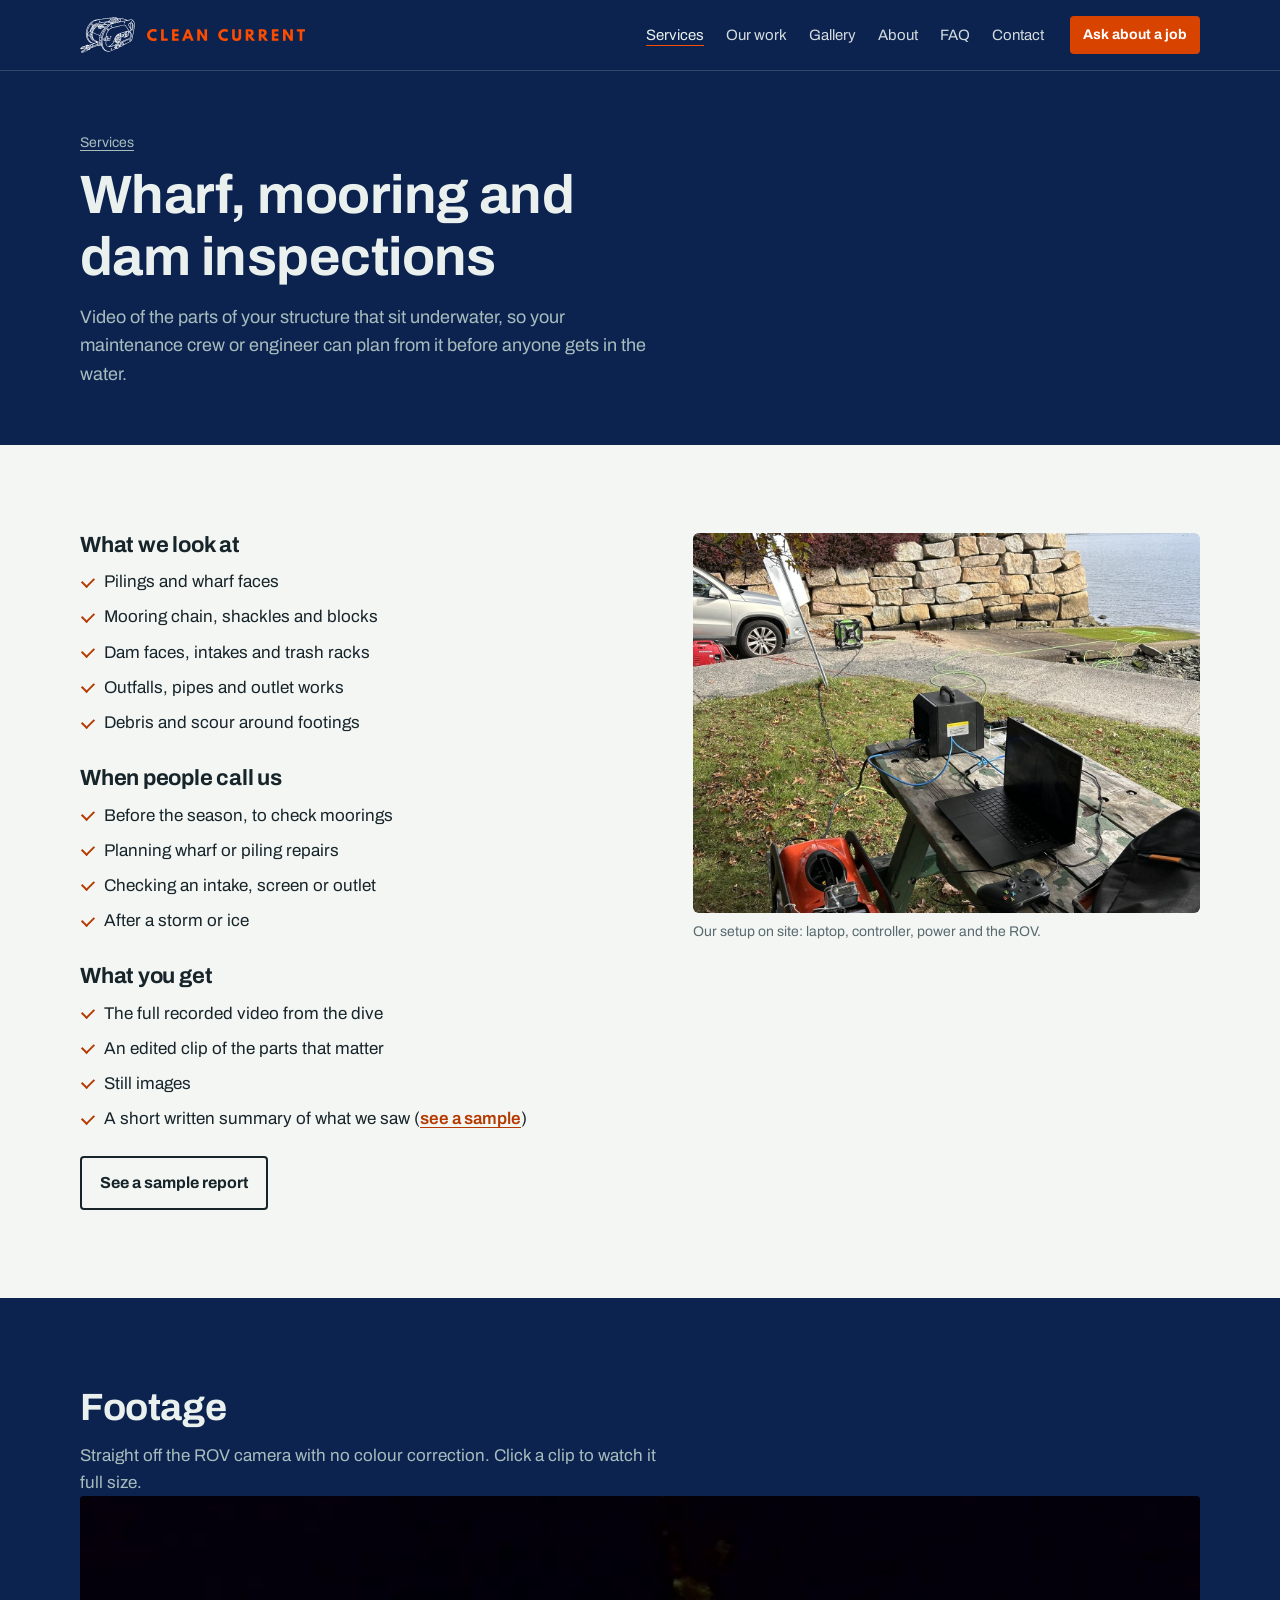
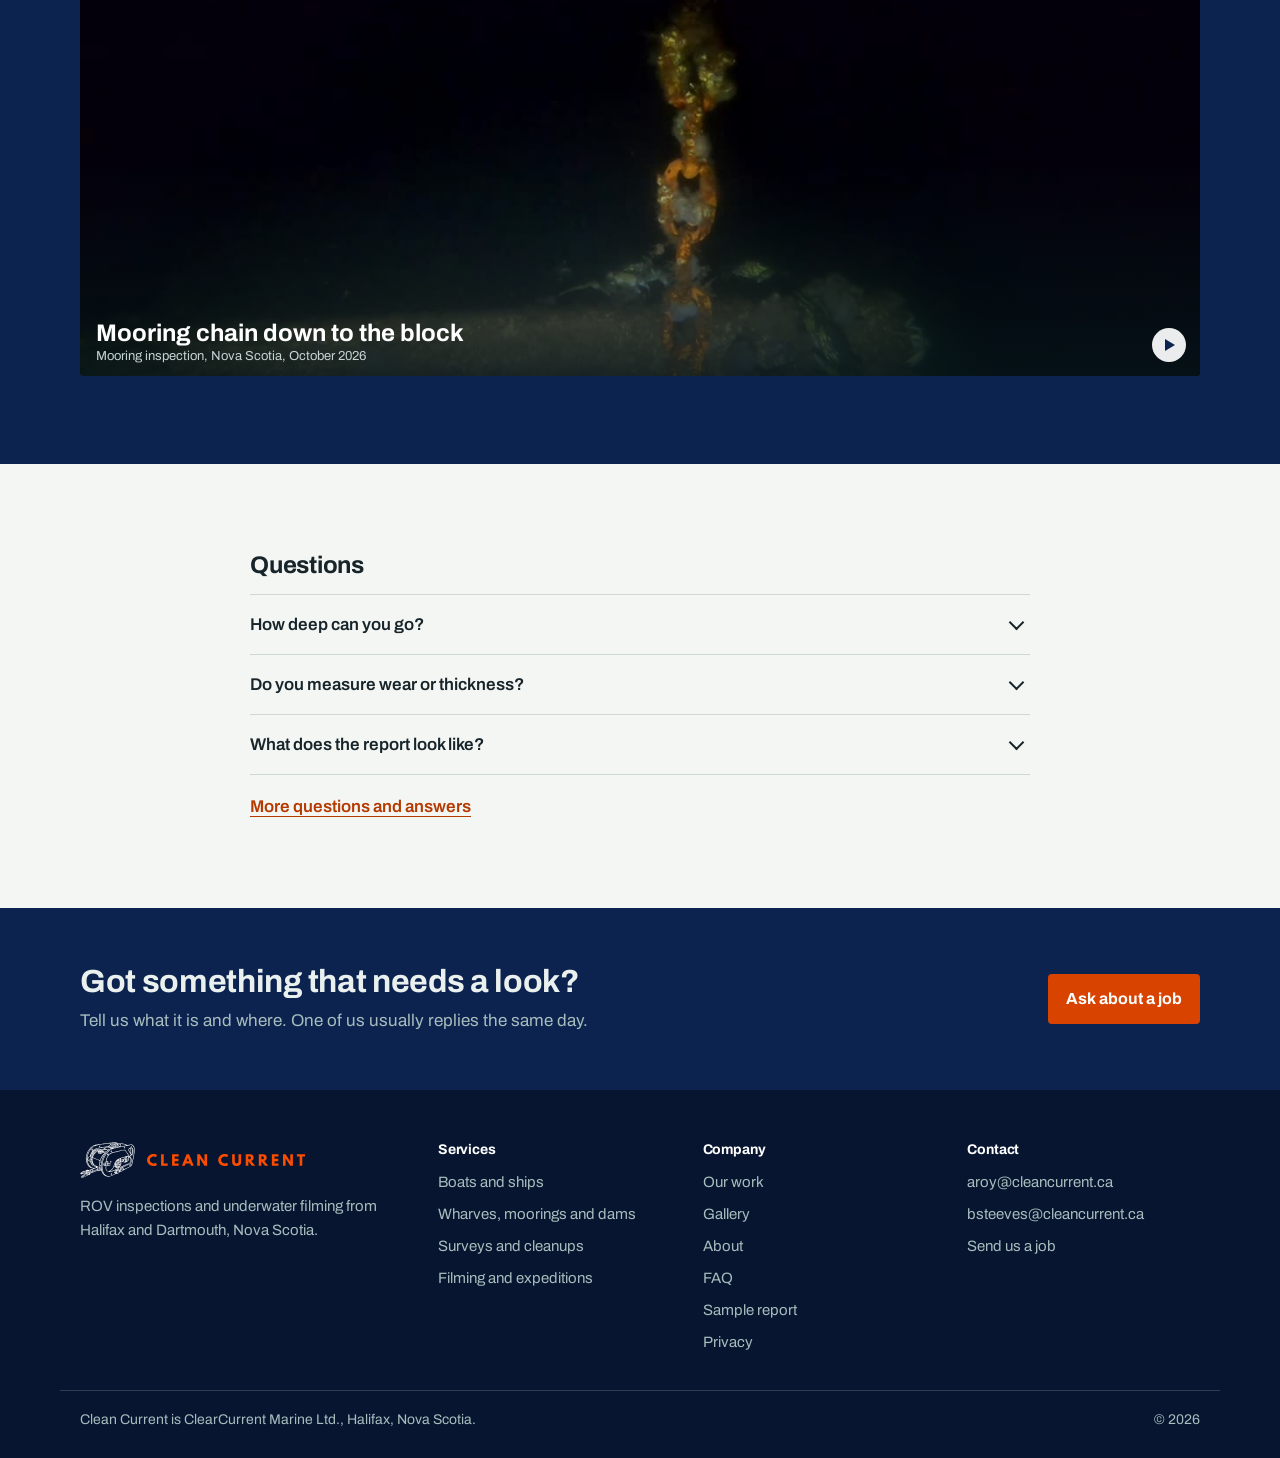
<file: services/wharves-moorings-dams/index.html>
<!doctype html>
<html lang="en">
<head>
<meta charset="utf-8">
<meta name="viewport" content="width=device-width,initial-scale=1,viewport-fit=cover">
<title>Wharf, mooring and dam inspections | Clean Current</title>
<meta name="description" content="Video of the parts of your structure that sit underwater, so your maintenance crew or engineer can plan from it before anyone gets in the water.">
<link rel="canonical" href="https://cleancurrent.ca/services/wharves-moorings-dams/">
<meta property="og:type" content="website">
<meta property="og:site_name" content="Clean Current">
<meta property="og:title" content="Wharf, mooring and dam inspections | Clean Current">
<meta property="og:description" content="Video of the parts of your structure that sit underwater, so your maintenance crew or engineer can plan from it before anyone gets in the water.">
<meta property="og:url" content="https://cleancurrent.ca/services/wharves-moorings-dams/">
<meta property="og:image" content="https://cleancurrent.ca/assets/img/share.jpg">
<meta name="twitter:card" content="summary_large_image">
<link rel="icon" href="/favicon.svg" type="image/svg+xml">
<link rel="icon" href="/favicon-32.png" sizes="32x32" type="image/png">
<link rel="apple-touch-icon" href="/apple-touch-icon.png">
<meta name="theme-color" content="#0f2b30">
<link rel="preconnect" href="https://fonts.googleapis.com">
<link rel="preconnect" href="https://fonts.gstatic.com" crossorigin>
<link rel="stylesheet" href="https://fonts.googleapis.com/css2?family=Archivo:wght@400..800&display=swap">
<link rel="stylesheet" href="/assets/css/site.css">
</head>
<body class="inner">
<a class="skip" href="#main">Skip to content</a>
<header class="bar" id="bar">
  <div class="wrap">
    <a class="mark" href="/" aria-label="Clean Current home"><img class="logo-rov" src="/assets/img/logo/rov.svg" alt="" width="55" height="36"><img class="logo-word" src="/assets/img/logo/wordmark.svg" alt="Clean Current" width="159" height="12"></a>
    <button type="button" class="menu-toggle" id="menu-toggle" aria-expanded="false" aria-controls="nav">Menu</button>
    <nav class="nav" id="nav" aria-label="Main">
      <a href="/services/" aria-current="page">Services</a>
      <a href="/work/">Our work</a>
      <a href="/gallery/">Gallery</a>
      <a href="/about/">About</a>
      <a href="/faq/">FAQ</a>
      <a href="/contact/">Contact</a>
      <a class="btn" href="/contact/">Ask about a job</a>
    </nav>
  </div>
</header>
<main id="main">
  <section class="page-head">
    <div class="wrap">
      <p class="crumb"><a href="/services/">Services</a></p><h1>Wharf, mooring and dam inspections</h1>
      <p class="lede">Video of the parts of your structure that sit underwater, so your maintenance crew or engineer can plan from it before anyone gets in the water.</p>
    </div>
  </section>
  <section>
    <div class="wrap svc-detail">
      <div>
        <h2>What we look at</h2>
        <ul class="ticks"><li>Pilings and wharf faces</li><li>Mooring chain, shackles and blocks</li><li>Dam faces, intakes and trash racks</li><li>Outfalls, pipes and outlet works</li><li>Debris and scour around footings</li></ul>
        <h2>When people call us</h2>
        <ul class="ticks"><li>Before the season, to check moorings</li><li>Planning wharf or piling repairs</li><li>Checking an intake, screen or outlet</li><li>After a storm or ice</li></ul>
        <h2>What you get</h2>
        <ul class="ticks">
            <li>The full recorded video from the dive</li>
            <li>An edited clip of the parts that matter</li>
            <li>Still images</li>
            <li>A short written summary of what we saw (<a href="/sample-report.html">see a sample</a>)</li>
          </ul>
        <p class="svc-cta"><a class="btn btn-ghost" href="/sample-report.html">See a sample report</a></p>
      </div>
      <figure class="svc-figure"><img src="/assets/img/field-setup.jpg" alt="Laptop, controller, power station and the ROV set up beside the water" loading="lazy"><figcaption>Our setup on site: laptop, controller, power and the ROV.</figcaption></figure>
    </div>
  </section>
  <section class="dark">
    <div class="wrap">
      <h2>Footage</h2>
      <p class="lede">Straight off the ROV camera with no colour correction. Click a clip to watch it full size.</p>
      <div class="gallery">
        <button type="button" class="tile feature" data-src="/assets/video/mooring-chain.mp4" data-title="Mooring chain down to the block" data-meta="Mooring inspection, Nova Scotia, October 2026">
          <video muted loop playsinline preload="none" poster="/assets/img/mooring-chain.jpg" tabindex="-1" aria-hidden="true"><source src="/assets/video/mooring-chain.mp4" type="video/mp4"></video>
          <span class="tile-cap"><strong>Mooring chain down to the block</strong><span>Mooring inspection, Nova Scotia, October 2026</span></span>
          <span class="play" aria-hidden="true"></span>
        </button>
      </div>
    </div>
  </section>
  <dialog class="viewer" id="viewer" aria-labelledby="v-title">
    <div class="viewer-top">
      <div><strong id="v-title"></strong><span id="v-meta"></span></div>
      <button type="button" class="vbtn" id="v-close">Close</button>
    </div>
    <video id="v-video" controls playsinline></video>
    <div class="viewer-nav">
      <button type="button" class="vbtn" id="v-prev">Previous</button>
      <span id="v-count"></span>
      <button type="button" class="vbtn" id="v-next">Next</button>
    </div>
  </dialog>
  <section>
    <div class="wrap faq-wrap">
      <h2>Questions</h2>
      <div class="faq"><details><summary>How deep can you go?</summary><p>The ROV is rated to 150 m (500 ft) on a 300 m tether, which covers almost every wharf, mooring and dam in the region.</p></details>
<details><summary>Do you measure wear or thickness?</summary><p>No. We give you clear video and stills of what's there. If you need measurements, your engineer or mooring service can use our footage to decide where to look.</p></details>
<details><summary>What does the report look like?</summary><p>A short summary with stills and notes on what we saw. <a href="/sample-report.html">Here is a sample</a> from a mooring inspection.</p></details></div>
      <p><a class="textlink dark-link" href="/faq/">More questions and answers</a></p>
    </div>
  </section>
  <section class="cta-band">
    <div class="wrap">
      <div><h2>Got something that needs a look?</h2><p>Tell us what it is and where. One of us usually replies the same day.</p></div>
      <a class="btn" href="/contact/">Ask about a job</a>
    </div>
  </section>
</main>
<footer>
  <div class="wrap foot-grid">
    <div>
      <a class="mark" href="/"><img class="logo-rov" src="/assets/img/logo/rov.svg" alt="" width="55" height="36"><img class="logo-word" src="/assets/img/logo/wordmark.svg" alt="Clean Current" width="159" height="12"></a>
      <p>ROV inspections and underwater filming from Halifax and Dartmouth, Nova Scotia.</p>
    </div>
    <div>
      <h2>Services</h2>
      <ul><li><a href="/services/boats/">Boats and ships</a></li><li><a href="/services/wharves-moorings-dams/">Wharves, moorings and dams</a></li><li><a href="/services/surveys-cleanups/">Surveys and cleanups</a></li><li><a href="/services/filming/">Filming and expeditions</a></li></ul>
    </div>
    <div>
      <h2>Company</h2>
      <ul><li><a href="/work/">Our work</a></li><li><a href="/gallery/">Gallery</a></li><li><a href="/about/">About</a></li><li><a href="/faq/">FAQ</a></li><li><a href="/sample-report.html">Sample report</a></li><li><a href="/privacy/">Privacy</a></li></ul>
    </div>
    <div>
      <h2>Contact</h2>
      <ul><li><a href="mailto:aroy@cleancurrent.ca">aroy@cleancurrent.ca</a></li><li><a href="mailto:bsteeves@cleancurrent.ca">bsteeves@cleancurrent.ca</a></li><li><a href="/contact/">Send us a job</a></li></ul>
    </div>
  </div>
  <div class="wrap foot-legal">
    <span>Clean Current is ClearCurrent Marine Ltd., Halifax, Nova Scotia.</span>
    <span>&copy; <span id="year">2026</span></span>
  </div>
</footer>
<script src="/assets/js/site.js" defer></script>
</body>
</html>
</file>
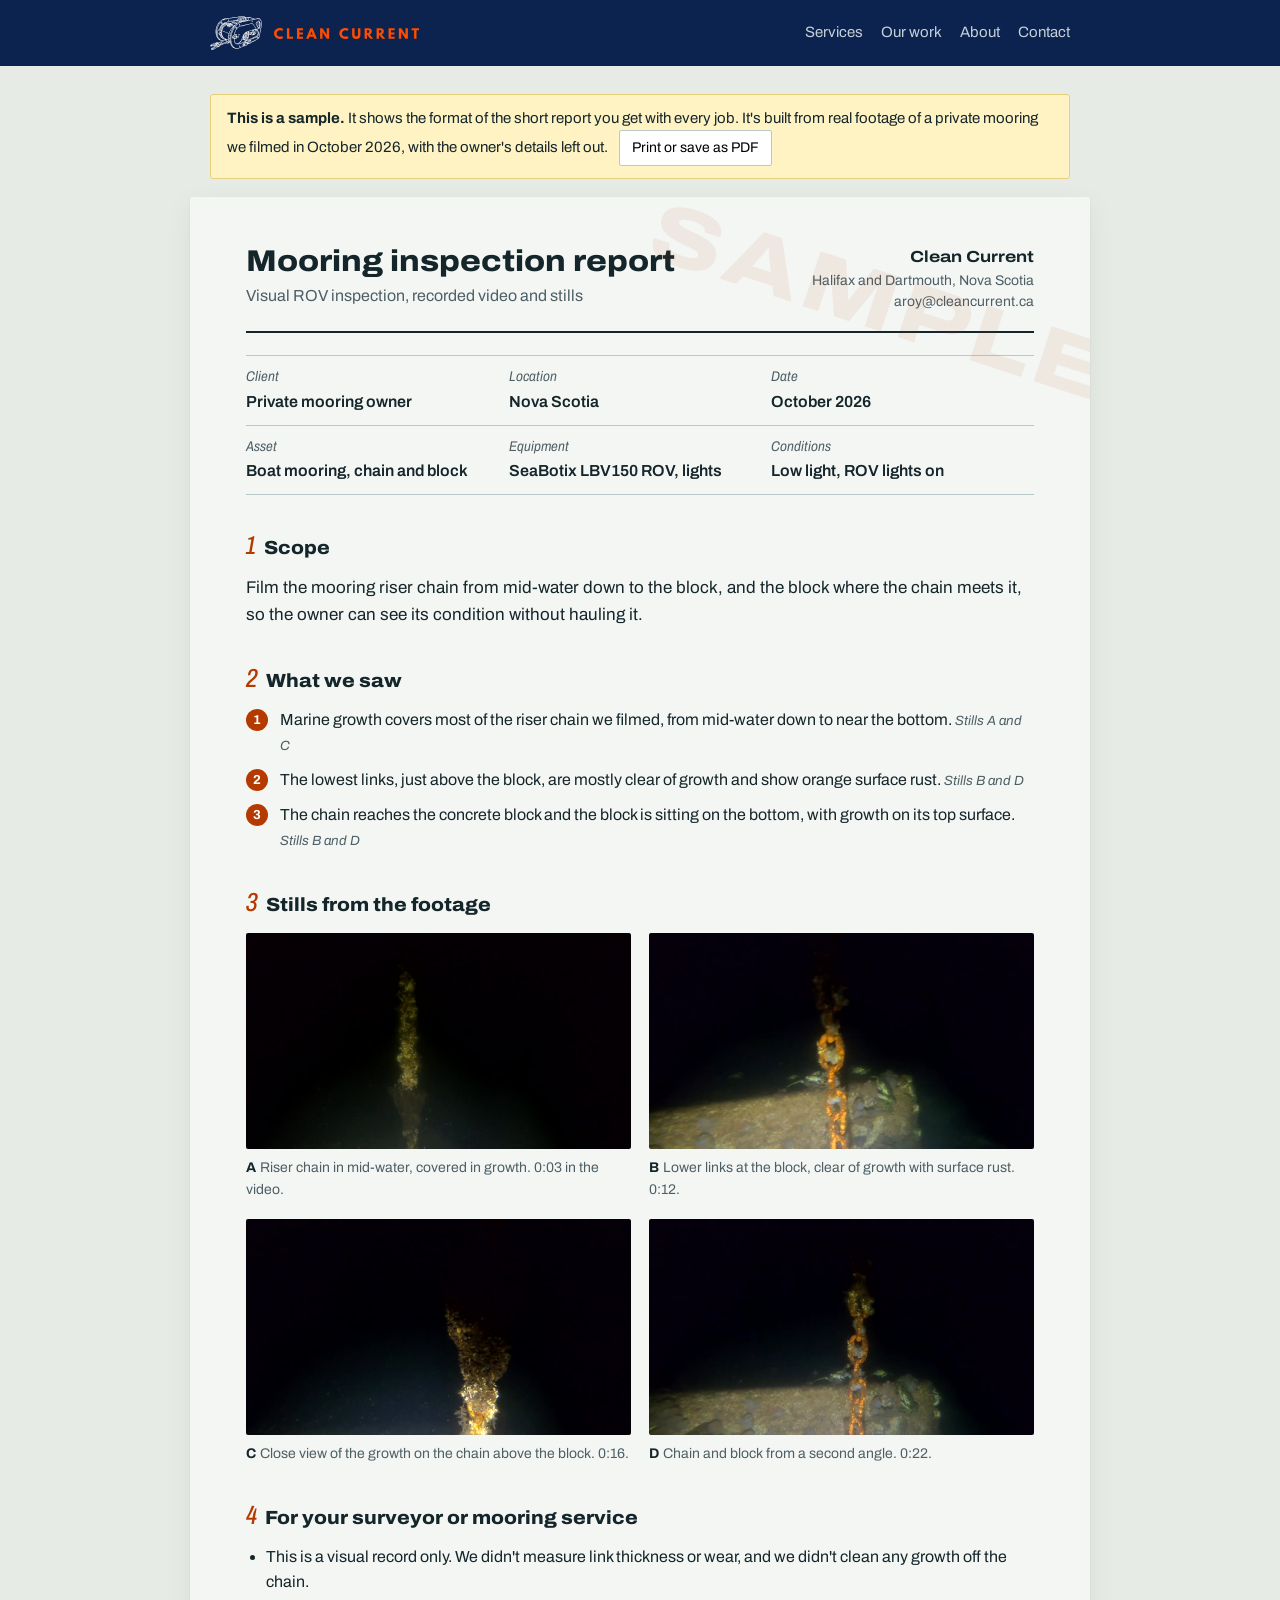
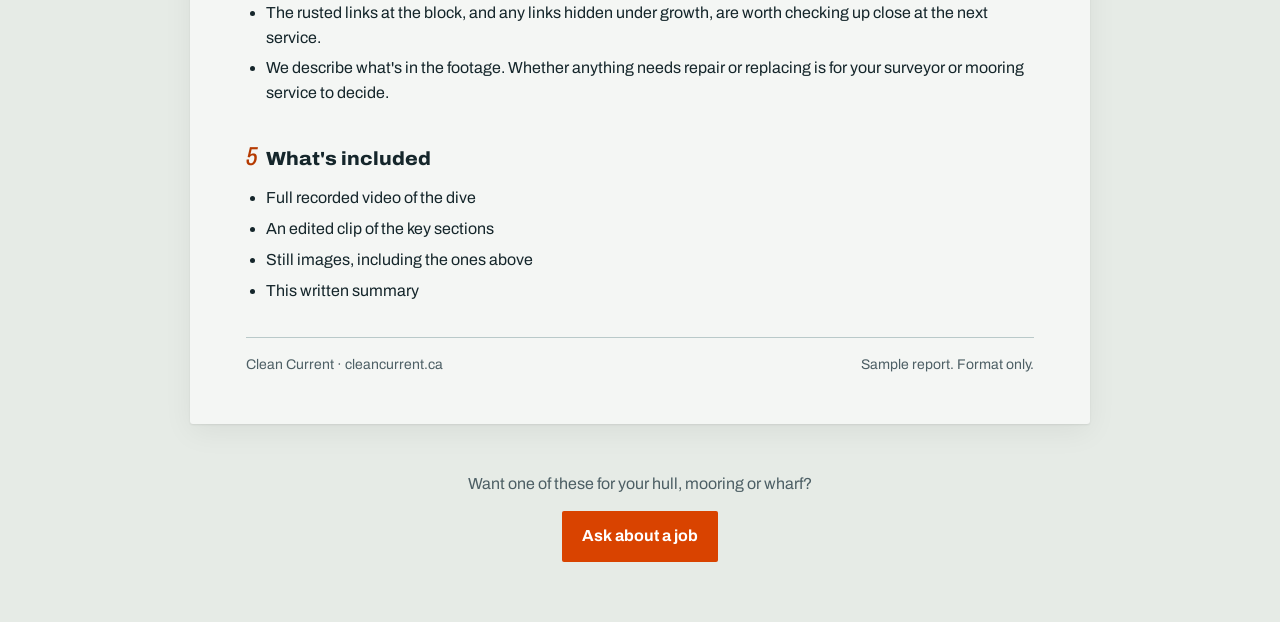
<file: sample-report.html>
<!doctype html>
<html lang="en">
<head>
<meta charset="utf-8">
<meta name="viewport" content="width=device-width,initial-scale=1">
<title>Sample inspection report | Clean Current</title>
<meta name="description" content="An example of the short written report Clean Current sends with every ROV inspection: what we filmed, what we saw, and stills from the footage.">
<link rel="canonical" href="https://cleancurrent.ca/sample-report.html">
<meta property="og:title" content="Sample inspection report | Clean Current">
<meta property="og:description" content="An example of the short written report we send with every ROV inspection.">
<link rel="icon" href="/favicon.svg" type="image/svg+xml">
<link rel="icon" href="/favicon-32.png" sizes="32x32" type="image/png">
<link rel="apple-touch-icon" href="/apple-touch-icon.png">
<meta property="og:image" content="https://cleancurrent.ca/assets/img/report/mooring-12.jpg">
<link rel="preconnect" href="https://fonts.googleapis.com">
<link rel="preconnect" href="https://fonts.gstatic.com" crossorigin>
<link rel="stylesheet" href="https://fonts.googleapis.com/css2?family=Archivo:ital,wdth,wght@0,62..125,400..800;1,62..125,400..700&display=swap">
<style>
:root{--paper:#f4f6f4;--shoal:#d7e9ea;--ink:#15262b;--muted:#4d5f65;--rule:#b9c9c9;--magenta:#b53a00;--deep:#0c2350;--on-deep:#e7f0ef;--font:"Archivo","Helvetica Neue",Arial,sans-serif}
*{box-sizing:border-box}
body{margin:0;background:#e6ebe6;color:var(--ink);font-family:var(--font);font-size:16px;line-height:1.55;-webkit-font-smoothing:antialiased}
a{color:inherit}
h1,h2,h3,p{margin:0}
.top{background:var(--deep);color:var(--on-deep)}
.top .in{max-width:900px;margin:0 auto;padding:16px 20px;display:flex;justify-content:space-between;align-items:center;gap:16px;flex-wrap:wrap}
.mark{font-weight:800;font-stretch:118%;font-size:18px;text-decoration:none}
.top nav{display:flex;gap:18px;font-size:15px}
.top nav a{text-decoration:none;opacity:.85}.top nav a:hover{opacity:1;text-decoration:underline}
.banner{max-width:900px;margin:28px auto 0;padding:0 20px}
.banner p{background:#fff3c4;border:1px solid #e6cf7a;border-radius:3px;padding:12px 16px;font-size:15px}
.sheet{max-width:900px;margin:18px auto 48px;background:var(--paper);padding:48px 56px;border-radius:3px;box-shadow:0 1px 2px rgba(0,0,0,.08),0 8px 30px rgba(0,0,0,.06);position:relative;overflow:hidden}
.sheet::before{content:"SAMPLE";position:absolute;right:-30px;top:40px;transform:rotate(18deg);font-weight:800;font-stretch:125%;font-size:84px;letter-spacing:.05em;color:var(--magenta);opacity:.07;pointer-events:none}
.head{display:flex;justify-content:space-between;align-items:flex-start;gap:24px;border-bottom:2px solid var(--ink);padding-bottom:18px;flex-wrap:wrap}
.head h1{font-size:30px;font-weight:800;font-stretch:112%;line-height:1.1}
.head .co{text-align:right;font-size:14px;color:var(--muted)}
.head .co strong{display:block;color:var(--ink);font-size:16px;font-stretch:118%}
.facts{display:grid;grid-template-columns:repeat(3,minmax(0,1fr));gap:0;margin:22px 0 8px;border-top:1px solid var(--rule)}
.facts div{padding:10px 14px 10px 0;border-bottom:1px solid var(--rule)}
.facts dt{font-style:italic;font-stretch:84%;color:var(--muted);font-size:14px}
.facts dd{margin:2px 0 0;font-weight:600}
h2{font-size:19px;font-weight:800;font-stretch:108%;margin:30px 0 10px}
h2 .n{color:var(--magenta);font-style:italic;font-weight:500;font-stretch:72%;font-size:26px;margin-right:8px}
.lead{font-size:17px}
ol.obs{margin:0;padding:0;list-style:none;counter-reset:o;display:grid;gap:10px}
ol.obs li{counter-increment:o;padding-left:34px;position:relative}
ol.obs li::before{content:counter(o);position:absolute;left:0;top:1px;width:22px;height:22px;border-radius:50%;background:var(--magenta);color:#fff;font-size:13px;font-weight:700;display:grid;place-items:center}
ol.obs small{color:var(--muted);font-style:italic}
.stills{display:grid;grid-template-columns:repeat(2,minmax(0,1fr));gap:18px}
.stills figure{margin:0}
.stills img{width:100%;aspect-ratio:16/9;object-fit:cover;border-radius:2px;background:#000;display:block}
.stills figcaption{margin-top:8px;font-size:14px;color:var(--muted)}
.stills figcaption b{color:var(--ink);font-weight:700;margin-right:4px}
ul.plain{margin:0;padding-left:20px;display:grid;gap:6px}
.foot{margin-top:34px;padding-top:16px;border-top:1px solid var(--rule);font-size:14px;color:var(--muted);display:flex;justify-content:space-between;gap:16px;flex-wrap:wrap}
.cta{display:inline-block;margin:0 auto 60px;background:#d94300;color:#fff;text-decoration:none;font-weight:700;padding:13px 20px;border-radius:2px}
.after{text-align:center}
.after p{color:var(--muted);margin-bottom:14px}
.printbtn{font:inherit;font-size:14px;border:1px solid var(--rule);background:#fff;border-radius:2px;padding:6px 12px;cursor:pointer;margin-left:8px}
@media (max-width:700px){.sheet{padding:28px 20px}.facts{grid-template-columns:1fr 1fr}.stills{grid-template-columns:1fr}.head .co{text-align:left}.sheet::before{font-size:56px}}
@media print{body{background:#fff}.top,.banner,.after{display:none}.sheet{box-shadow:none;margin:0;max-width:none;padding:0}.stills figure{break-inside:avoid}}
</style>
</head>
<body>
<header class="top"><div class="in">
  <a class="mark" href="/" aria-label="Clean Current home" style="display:flex;align-items:center;gap:12px"><img src="/assets/img/logo/rov.svg" alt="" style="height:34px;width:auto"><img src="/assets/img/logo/wordmark.svg" alt="Clean Current" style="height:11px;width:auto"></a>
  <nav aria-label="Main"><a href="/services/">Services</a><a href="/work/">Our work</a><a href="/about/">About</a><a href="/contact/">Contact</a></nav>
</div></header>

<div class="banner"><p><strong>This is a sample.</strong> It shows the format of the short report you get with every job. It's built from real footage of a private mooring we filmed in October 2026, with the owner's details left out. <button class="printbtn" type="button" onclick="window.print()">Print or save as PDF</button></p></div>

<main class="sheet">
  <div class="head">
    <div>
      <h1>Mooring inspection report</h1>
      <p style="color:var(--muted);margin-top:6px">Visual ROV inspection, recorded video and stills</p>
    </div>
    <div class="co"><strong>Clean Current</strong>Halifax and Dartmouth, Nova Scotia<br>aroy@cleancurrent.ca</div>
  </div>

  <dl class="facts">
    <div><dt>Client</dt><dd>Private mooring owner</dd></div>
    <div><dt>Location</dt><dd>Nova Scotia</dd></div>
    <div><dt>Date</dt><dd>October 2026</dd></div>
    <div><dt>Asset</dt><dd>Boat mooring, chain and block</dd></div>
    <div><dt>Equipment</dt><dd>SeaBotix LBV150 ROV, lights</dd></div>
    <div><dt>Conditions</dt><dd>Low light, ROV lights on</dd></div>
  </dl>

  <h2><span class="n">1</span>Scope</h2>
  <p class="lead">Film the mooring riser chain from mid-water down to the block, and the block where the chain meets it, so the owner can see its condition without hauling it.</p>

  <h2><span class="n">2</span>What we saw</h2>
  <ol class="obs">
    <li>Marine growth covers most of the riser chain we filmed, from mid-water down to near the bottom. <small>Stills A and C</small></li>
    <li>The lowest links, just above the block, are mostly clear of growth and show orange surface rust. <small>Stills B and D</small></li>
    <li>The chain reaches the concrete block and the block is sitting on the bottom, with growth on its top surface. <small>Stills B and D</small></li>
  </ol>

  <h2><span class="n">3</span>Stills from the footage</h2>
  <div class="stills">
    <figure><img src="/assets/img/report/mooring-3.jpg" alt="Riser chain hanging down through dark water, covered in marine growth, lit by the ROV's lights" loading="lazy"><figcaption><b>A</b>Riser chain in mid-water, covered in growth. 0:03 in the video.</figcaption></figure>
    <figure><img src="/assets/img/report/mooring-12.jpg" alt="Lower chain links with orange rust where the chain meets a concrete mooring block on the bottom" loading="lazy"><figcaption><b>B</b>Lower links at the block, clear of growth with surface rust. 0:12.</figcaption></figure>
    <figure><img src="/assets/img/report/mooring-16.jpg" alt="Close view of chain links thick with marine growth" loading="lazy"><figcaption><b>C</b>Close view of the growth on the chain above the block. 0:16.</figcaption></figure>
    <figure><img src="/assets/img/report/mooring-22.jpg" alt="Chain running down to the concrete block, block top covered in growth" loading="lazy"><figcaption><b>D</b>Chain and block from a second angle. 0:22.</figcaption></figure>
  </div>

  <h2><span class="n">4</span>For your surveyor or mooring service</h2>
  <ul class="plain">
    <li>This is a visual record only. We didn't measure link thickness or wear, and we didn't clean any growth off the chain.</li>
    <li>The rusted links at the block, and any links hidden under growth, are worth checking up close at the next service.</li>
    <li>We describe what's in the footage. Whether anything needs repair or replacing is for your surveyor or mooring service to decide.</li>
  </ul>

  <h2><span class="n">5</span>What's included</h2>
  <ul class="plain">
    <li>Full recorded video of the dive</li>
    <li>An edited clip of the key sections</li>
    <li>Still images, including the ones above</li>
    <li>This written summary</li>
  </ul>

  <div class="foot"><span>Clean Current &middot; cleancurrent.ca</span><span>Sample report. Format only.</span></div>
</main>

<div class="after">
  <p>Want one of these for your hull, mooring or wharf?</p>
  <a class="cta" href="/contact/">Ask about a job</a>
</div>
</body>
</html>
</file>
<file: assets/css/site.css>
:root{
  --water:#0c2350;--water-2:#071530;--paper:#f4f6f4;--ink:#17252a;--muted:#586a6e;--rule:#cfd8d6;
  --orange:#fc4c00;--orange-btn:#d94300;--orange-ink:#b53a00;--on-water:#e9f0ee;--on-water-muted:#a7bdbd;--on-water-rule:rgba(233,240,238,.18);
  --font:"Archivo","Helvetica Neue",Arial,sans-serif;color-scheme:light}
*{box-sizing:border-box}
[hidden]{display:none!important}
html{scroll-behavior:smooth}
body{margin:0;background:var(--paper);color:var(--ink);font-family:var(--font);font-size:17px;line-height:1.6;-webkit-font-smoothing:antialiased}
img,video{max-width:100%;display:block}
a{color:inherit}
button{font-family:inherit}
:focus-visible{outline:3px solid var(--orange);outline-offset:3px}
h1,h2,h3,p,figure{margin:0}
h1,h2,h3{text-wrap:balance;font-weight:700;letter-spacing:-.01em;line-height:1.15}
h2{font-size:clamp(28px,3.4vw,38px)}
.wrap{max-width:1160px;margin:0 auto;padding-left:max(20px,env(safe-area-inset-left,0px));padding-right:max(20px,env(safe-area-inset-right,0px))}
.skip{position:absolute;left:12px;top:-60px;background:var(--paper);padding:8px 12px;z-index:30}.skip:focus{top:12px}
main>section{padding-block:88px}
.lede{color:var(--muted);max-width:58ch;margin-top:12px}
.dark{background:var(--water);color:var(--on-water)}
.dark .lede{color:var(--on-water-muted)}
.btn{display:inline-block;background:var(--orange-btn);color:#fff;font-weight:700;font-size:16px;text-decoration:none;padding:12px 18px;border-radius:4px;border:0;cursor:pointer}
.btn:hover{background:var(--orange-ink)}
.textlink{font-weight:600;text-underline-offset:4px}

/* top bar */
.bar{position:fixed;inset:0 0 auto;z-index:20;color:var(--on-water);padding-top:env(safe-area-inset-top,0px);transition:background-color .2s}
.bar .wrap{display:flex;align-items:center;gap:24px;padding-block:16px}
.bar.solid{background:var(--water);box-shadow:0 1px 0 var(--on-water-rule)}
.mark{text-decoration:none;display:flex;align-items:center;gap:12px;color:#fff}
.logo-rov{height:36px;width:auto;display:block}.logo-word{height:12px;width:auto;display:block}
.nav{display:flex;gap:22px;font-size:15px;margin-left:auto}
.nav a{text-decoration:none;opacity:.9}.nav a:hover{opacity:1;text-decoration:underline;text-underline-offset:5px}
.nav .btn{font-size:14px;padding:8px 13px;opacity:1;margin-left:4px}.nav .btn:hover{text-decoration:none}

/* hero */
.hero{position:relative;min-height:min(86vh,800px);display:flex;align-items:flex-end;overflow:hidden;background:var(--water);color:#fff}
.hero video,.hero .poster{position:absolute;inset:0;width:100%;height:100%;object-fit:cover}
.hero::after{content:"";position:absolute;inset:0;background:linear-gradient(180deg,rgba(7,21,48,.55) 0%,rgba(7,21,48,0) 28%,rgba(7,21,48,.15) 55%,rgba(7,21,48,.9) 100%)}
.hero .wrap{position:relative;z-index:2;width:100%;padding-block:140px 44px}
.hero h1{font-size:clamp(36px,5.2vw,64px);max-width:15ch}
.hero p{margin-top:16px;max-width:52ch;font-size:clamp(17px,1.5vw,19px);color:#e3ecea}
.hero-actions{margin-top:26px;display:flex;flex-wrap:wrap;gap:14px 22px;align-items:center}
.hero-actions .textlink{color:#fff}
.hero .label{position:absolute;right:max(20px,env(safe-area-inset-right,0px));bottom:16px;z-index:2;font-size:13px;color:#cfdcda}
main>section.hero{padding-block:0}

/* who we are */
.intro-grid{display:grid;grid-template-columns:minmax(0,5fr) minmax(0,6fr);gap:56px;align-items:start}
.intro-grid>img{width:100%;aspect-ratio:4/5;object-fit:cover;border-radius:4px}
.intro-text p{margin-top:16px;max-width:56ch}
.intro-text p:first-of-type{margin-top:18px}
.people{margin-top:28px;display:grid;gap:14px;border-top:1px solid var(--rule);padding-top:20px}
.people div{display:grid;grid-template-columns:150px minmax(0,1fr);gap:16px}
.people strong{font-weight:700}
.people span{color:var(--muted)}
.people a{color:var(--orange-ink);font-weight:600}
.snaps{margin-top:56px;display:grid;grid-template-columns:1.1fr 1fr 1.3fr;gap:16px;align-items:start}
.snaps img{width:100%;height:auto;aspect-ratio:4/3;object-fit:cover;border-radius:4px}
.snaps figure:nth-child(2) img{aspect-ratio:1/1}
.snaps.tall,.snaps.feed{grid-template-columns:repeat(3,1fr)}
.snaps.tall{margin-top:16px}
.snaps.tall img{aspect-ratio:3/4}
.snaps.feed{margin-top:40px}
.snaps.tall figure:nth-child(2) img{aspect-ratio:3/4}
.snaps.feed figure:nth-child(2) img{aspect-ratio:4/3}
.snaps figcaption{margin-top:8px;font-size:14px;color:var(--muted);max-width:40ch}

/* footage */
.footage-head{display:flex;flex-wrap:wrap;justify-content:space-between;align-items:end;gap:12px 40px;margin-bottom:30px}
.gallery{display:grid;grid-template-columns:repeat(2,minmax(0,1fr));gap:12px}
.tile{position:relative;display:block;width:100%;min-width:0;aspect-ratio:16/9;padding:0;border:0;border-radius:4px;overflow:hidden;background:var(--water-2);color:#fff;text-align:left;cursor:pointer}
.tile.feature{grid-column:1/-1;aspect-ratio:21/9}
.tile video{position:absolute;inset:0;width:100%;height:100%;object-fit:cover}
.tile::after{content:"";position:absolute;inset:0;background:linear-gradient(180deg,rgba(6,20,24,0) 55%,rgba(6,20,24,.85) 100%)}
.tile-cap{position:absolute;left:16px;right:60px;bottom:13px;z-index:2;display:grid;gap:1px}
.tile-cap strong{font-size:16px;font-weight:700;line-height:1.25}
.tile.feature .tile-cap strong{font-size:clamp(18px,2vw,24px)}
.tile-cap span{font-size:13px;color:#c5d4d3}
.play{position:absolute;right:14px;bottom:14px;z-index:2;width:34px;height:34px;border-radius:50%;background:rgba(255,255,255,.92);display:grid;place-items:center}
.play::before{content:"";border-style:solid;border-width:6px 0 6px 10px;border-color:transparent transparent transparent var(--water);margin-left:2px}
.tile:hover .play{background:var(--orange)}.tile:hover .play::before{border-left-color:#fff}

/* viewer */
.viewer{width:min(1120px,calc(100vw - 24px));max-height:calc(100vh - 24px);padding:0;border:0;border-radius:4px;background:var(--water-2);color:var(--on-water);overflow:auto}
.viewer::backdrop{background:rgba(4,14,17,.86)}
.viewer-top,.viewer-nav{display:flex;align-items:center;justify-content:space-between;gap:16px;padding:14px 18px}
.viewer-top div{display:grid;gap:2px;min-width:0}
.viewer-top strong{font-size:18px;font-weight:700}
.viewer-top span,.viewer-nav span{font-size:14px;color:var(--on-water-muted);font-variant-numeric:tabular-nums}
.viewer video{width:100%;max-height:72vh;background:#000}
.vbtn{font-size:15px;font-weight:600;color:var(--on-water);background:transparent;border:1px solid var(--on-water-rule);border-radius:4px;padding:8px 14px;cursor:pointer}
.vbtn:hover{border-color:var(--on-water)}

/* ride-along */
.dive{background:var(--water-2)}
.dive-intro{display:grid;grid-template-columns:minmax(0,1fr) minmax(0,1fr);gap:24px 56px;align-items:end;margin-bottom:28px}
.dive-intro p{color:var(--on-water-muted);max-width:52ch}
.screen{position:relative;border-radius:4px;overflow:hidden;background:#000;aspect-ratio:16/9}
.screen video{width:100%;height:100%;object-fit:cover}
.hud{position:absolute;inset:0;pointer-events:none;font-variant-numeric:tabular-nums;color:#fff;text-shadow:0 1px 3px rgba(0,0,0,.7)}
.hud-tl,.hud-tr,.hud-bl,.hud-br{position:absolute;display:grid;gap:2px}
.hud-tl{left:16px;top:14px}.hud-tr{right:16px;top:14px;text-align:right}
.hud-bl{left:16px;bottom:14px}.hud-br{right:16px;bottom:14px;text-align:right;justify-items:end}
.hud small{font-size:13px;opacity:.85}
.hud b{font-weight:700;font-size:15px}
.hud .big{font-size:clamp(28px,4.2vw,48px);font-weight:800;line-height:1}
.hud .big span{font-size:.45em;font-weight:600;margin-left:4px}
.rec::before{content:"";display:inline-block;width:9px;height:9px;border-radius:50%;background:var(--orange);margin-right:7px;vertical-align:1px}
.compass{width:46px;height:46px}
.dive-ctrl{display:flex;flex-wrap:wrap;align-items:center;gap:10px 12px;margin-top:16px}
.dive-ctrl .lbl{font-size:14px;color:var(--on-water-muted);margin-right:4px}
#playbtn{min-width:84px;background:var(--orange-btn);border-color:var(--orange-btn);color:#fff}
.charts{margin-top:26px;display:grid;gap:18px}
.chart-label{display:flex;justify-content:space-between;gap:12px;font-size:14px;color:var(--on-water-muted);margin-bottom:6px}
.chart{width:100%;height:auto;display:block;overflow:visible}
#scrub{cursor:pointer;touch-action:none;border-radius:2px;user-select:none;-webkit-user-select:none}
.chart .grid{stroke:var(--on-water-rule);stroke-width:1}
.chart .axis{fill:var(--on-water-muted);font-family:var(--font);font-size:11px}
.chart .line{fill:none;stroke:var(--on-water);stroke-width:2;vector-effect:non-scaling-stroke}
.chart .area{fill:rgba(233,240,238,.07)}
.chart .band{fill:var(--orange);opacity:.32}
.chart .marker{stroke:var(--orange);stroke-width:2;vector-effect:non-scaling-stroke}
.chart .chap{stroke:var(--on-water-muted);stroke-width:1;stroke-dasharray:3 3;vector-effect:non-scaling-stroke}

/* dive log */
.log-grid{display:grid;grid-template-columns:minmax(0,4fr) minmax(0,8fr);gap:40px 56px;align-items:start}
.log{width:100%;border-collapse:collapse;font-size:16px}
.log th{text-align:left;font-size:14px;font-weight:600;color:var(--muted);padding:0 16px 10px 0;border-bottom:2px solid var(--ink)}
.log td{padding:14px 16px 14px 0;border-bottom:1px solid var(--rule);vertical-align:top}
.log td:first-child{white-space:nowrap;font-variant-numeric:tabular-nums;color:var(--muted)}
.log td:nth-child(2){font-weight:600;white-space:nowrap}
.log a{color:var(--orange-ink);font-weight:600;text-underline-offset:3px;white-space:nowrap}

/* services */
.svc-list{margin-top:36px;border-top:2px solid var(--ink)}
.svc{display:grid;grid-template-columns:200px minmax(0,1fr) minmax(0,1fr);gap:28px;padding:26px 0;border-bottom:1px solid var(--rule);align-items:start}
.svc img{width:100%;aspect-ratio:16/10;object-fit:cover;border-radius:4px}
.svc h3{font-size:22px}
.svc p{color:var(--muted);margin-top:8px;max-width:44ch}
.svc ul{margin:0;padding-left:18px;display:grid;gap:4px}
.svc li::marker{color:var(--orange)}
.svc-note{margin-top:22px;color:var(--muted);max-width:62ch}

/* how a job works */
.how{background:#e7eeeb}
.steps{list-style:none;margin:32px 0 0;padding:0;display:grid;grid-template-columns:repeat(4,minmax(0,1fr));gap:28px}
.steps li{min-width:0}
.steps .n{display:grid;place-items:center;width:30px;height:30px;border-radius:50%;background:var(--ink);color:var(--paper);font-weight:700;font-size:15px;margin-bottom:14px}
.steps h3{font-size:18px;margin-bottom:6px}
.steps p{color:var(--muted);font-size:16px}
.steps a{color:var(--orange-ink);font-weight:600;text-underline-offset:3px}

/* rov */
.rov-grid{display:grid;grid-template-columns:minmax(0,1fr) minmax(0,1fr);gap:48px;align-items:start}
.rov-grid>div>p{color:var(--muted);margin-top:12px;max-width:52ch}
dl{margin:28px 0 0;display:grid;grid-template-columns:minmax(120px,.7fr) minmax(0,1.5fr);border-top:2px solid var(--ink)}
dt,dd{margin:0;padding:12px 0;border-bottom:1px solid var(--rule)}
dt{color:var(--muted);padding-right:16px}
dd{font-weight:600}
dd small{font-weight:400;color:var(--muted);font-size:15px}
.rov-photos{display:grid;gap:16px}
.rov-photos img{width:100%;border-radius:4px;object-fit:cover}
.rov-photos figure:first-child img{aspect-ratio:1/1}
.rov-photos figure:last-child img{aspect-ratio:4/3}
.rov-photos figcaption{margin-top:8px;font-size:14px;color:var(--muted)}

/* contact */
.enquire .grid{display:grid;grid-template-columns:minmax(0,1fr) minmax(0,1.1fr);gap:56px;align-items:start}
.enquire h2{font-size:clamp(32px,4vw,46px)}
.direct{margin-top:28px;display:grid;gap:10px;font-size:16px}
.direct strong{display:block;font-weight:700}
.direct span{color:var(--on-water-muted)}
.email{font-weight:600;color:#fff;user-select:all;word-break:break-word}
.copy{font-size:13px;margin-left:6px;padding:2px 9px;border:1px solid var(--on-water-rule);background:transparent;color:var(--on-water);border-radius:4px;cursor:pointer}
.form{display:grid;gap:16px}
.form .row{display:grid;grid-template-columns:repeat(2,minmax(0,1fr));gap:16px}
.form label{display:grid;gap:6px;font-size:15px;font-weight:600;min-width:0}
.form label em{font-style:normal;font-weight:400;color:var(--on-water-muted)}
.form input,.form textarea{font:inherit;font-weight:400;font-size:16px;color:var(--ink);background:#fff;border:1px solid var(--rule);border-radius:4px;padding:11px 12px;width:100%}
.form textarea{resize:vertical}
.form input:focus,.form textarea:focus{outline:3px solid var(--orange);outline-offset:1px}
.form .cta{justify-self:start;background:var(--orange-btn);color:#fff;border:0;border-radius:4px;font-weight:700;font-size:16px;padding:12px 18px;cursor:pointer}
.form .cta:hover{background:var(--orange-ink)}
.form .cta[disabled]{opacity:.6;cursor:wait}
.hp{position:absolute;left:-9999px;width:1px;height:1px;opacity:0}
.form-status{min-height:1.5em;margin:0;font-size:15px}
.form-status.ok{color:#9fe0b4}.form-status.err{color:#ffb4c8}

@media (max-width:960px){
  .intro-grid,.rov-grid,.enquire .grid,.dive-intro,.log-grid{grid-template-columns:1fr}
  .intro-grid{gap:32px}.intro-grid>img{aspect-ratio:4/3}
  .svc{grid-template-columns:160px minmax(0,1fr)}.svc ul{grid-column:2}
  .steps{grid-template-columns:repeat(2,minmax(0,1fr))}
}
@media (max-width:640px){
  body{font-size:16px}
  main>section{padding-block:64px}
  
  .hero .label{display:none}
  .hero .wrap{padding-block:110px 32px}
  .gallery,.snaps,.snaps.tall,.snaps.feed{grid-template-columns:1fr}
  .snaps figure:nth-child(2) img{aspect-ratio:4/3}
  .tile.feature{grid-column:auto;aspect-ratio:16/9}
  .people div{grid-template-columns:1fr;gap:2px}
  .svc{grid-template-columns:1fr;gap:12px}.svc ul{grid-column:auto}
  .steps{grid-template-columns:1fr}
  .log thead{display:none}
  .log,.log tbody,.log tr,.log td{display:block}
  .log tr{padding:12px 0;border-bottom:1px solid var(--rule)}
  .log td{border:0;padding:0}
  .log td:nth-child(2){margin-top:2px}
  dl{grid-template-columns:1fr}dt{padding-bottom:0;border-bottom:0}dd{padding-top:2px}
  .form .row{grid-template-columns:1fr}
  #scrub{height:96px}#overview{height:64px}
  .hud-tr{display:none}.hud small{font-size:12px}.compass{width:34px;height:34px}
}
@media (prefers-reduced-motion:reduce){html{scroll-behavior:auto}}

/* ---- multi-page additions ---- */
.inner main{padding-top:0}
.nav a[aria-current="page"]{opacity:1;text-decoration:underline;text-underline-offset:5px;text-decoration-color:var(--orange)}
.nav{align-items:center}
.menu-toggle{display:none;margin-left:auto;background:transparent;color:#fff;border:1px solid var(--on-water-rule);border-radius:4px;font-size:15px;font-weight:600;padding:7px 12px;cursor:pointer}
.page-head{background:var(--water);color:var(--on-water);padding:132px 0 56px}
.page-head h1{font-size:clamp(34px,4.6vw,54px);max-width:20ch}
.page-head .lede{color:var(--on-water-muted);font-size:18px;margin-top:14px}
.crumb{font-size:14px;margin-bottom:10px}.crumb a{color:var(--on-water-muted);text-underline-offset:3px}
.tint{background:#e9eef0}
.row-head{display:flex;flex-wrap:wrap;justify-content:space-between;align-items:baseline;gap:8px 24px;margin-bottom:28px}
.dark-link{color:var(--orange-ink)}
.svc-links{margin-top:32px;display:grid;grid-template-columns:repeat(2,minmax(0,1fr));gap:14px}
.svc-link{display:grid;grid-template-columns:150px minmax(0,1fr) 20px;gap:18px;align-items:center;padding:12px;background:#fff;border:1px solid var(--rule);border-radius:6px;text-decoration:none;color:var(--ink)}
.svc-link:hover{border-color:var(--ink)}
.svc-link img{width:100%;aspect-ratio:16/10;object-fit:cover;border-radius:4px}
.svc-link strong{display:block;font-size:19px;margin-bottom:4px}
.svc-link span span{color:var(--muted);font-size:15px;line-height:1.45}
.arrow{width:10px;height:10px;border-top:2px solid var(--orange-ink);border-right:2px solid var(--orange-ink);transform:rotate(45deg);justify-self:center}
.svc-note{margin-top:24px;color:var(--muted)}.svc-note a{color:var(--orange-ink);font-weight:600}
.cards{display:grid;grid-template-columns:repeat(3,minmax(0,1fr));gap:22px}
.card{display:grid;gap:6px;align-content:start;text-decoration:none;color:var(--ink)}
.card img{width:100%;aspect-ratio:16/10;object-fit:cover;border-radius:4px;margin-bottom:8px}
.card strong{font-size:19px;line-height:1.25}
.card>span:last-child{color:var(--muted);font-size:15px}
.card:hover strong{text-decoration:underline;text-underline-offset:4px}
.card-meta{font-size:14px;color:var(--muted)}
.cta-band{background:var(--water);color:var(--on-water);padding-block:56px!important}
.cta-band .wrap{display:flex;flex-wrap:wrap;justify-content:space-between;align-items:center;gap:20px 40px}
.cta-band h2{font-size:clamp(24px,2.8vw,32px)}
.cta-band p{color:var(--on-water-muted);margin-top:6px}
.svc-detail{display:grid;grid-template-columns:minmax(0,1.1fr) minmax(0,1fr);gap:56px;align-items:start}
.svc-detail h2{font-size:22px;margin:30px 0 10px}.svc-detail h2:first-child{margin-top:0}
.svc-figure img{width:100%;border-radius:6px;aspect-ratio:4/3;object-fit:cover}
.svc-cta{margin-top:24px}
.btn-ghost{background:transparent;color:var(--ink);border:2px solid var(--ink)}.btn-ghost:hover{background:var(--ink);color:#fff}
.ticks{margin:0;padding:0;list-style:none;display:grid;gap:8px}
.ticks li{padding-left:24px;position:relative}
.ticks li::before{content:"";position:absolute;left:2px;top:.5em;width:10px;height:6px;border-left:2px solid var(--orange-ink);border-bottom:2px solid var(--orange-ink);transform:rotate(-45deg)}
.ticks a,.prose a,.narrow a:not(.btn){color:var(--orange-ink);font-weight:600;text-underline-offset:3px}
.faq-wrap{max-width:820px}
.faq-wrap>h2{margin:40px 0 14px;font-size:24px}.faq-wrap>h2:first-child{margin-top:0}
.faq{border-top:1px solid var(--rule);margin-bottom:18px}
.faq details{border-bottom:1px solid var(--rule)}
.faq summary{cursor:pointer;list-style:none;padding:16px 36px 16px 0;font-weight:600;font-size:17px;position:relative}
.faq summary::-webkit-details-marker{display:none}
.faq summary::after{content:"";position:absolute;right:8px;top:22px;width:9px;height:9px;border-right:2px solid var(--ink);border-bottom:2px solid var(--ink);transform:rotate(45deg);transition:transform .15s}
.faq details[open] summary::after{transform:rotate(-135deg);top:26px}
.faq details p{padding:0 0 18px;color:var(--muted);max-width:68ch}
.faq details p a{color:var(--orange-ink);font-weight:600}
.cases{display:grid;gap:44px}
.case{display:grid;grid-template-columns:minmax(0,1.15fr) minmax(0,1fr);gap:40px;align-items:center}
.case h2{font-size:clamp(24px,2.6vw,30px);margin:4px 0 10px}
.case p:last-child{color:var(--muted);max-width:52ch}
.case p a{color:var(--orange-ink);font-weight:600}
.case:nth-child(even) .case-media{order:2}
.contact-grid{display:grid;grid-template-columns:minmax(0,1.3fr) minmax(0,1fr);gap:56px;align-items:start}
.form-card{background:#fff;border:1px solid var(--rule);border-radius:8px;padding:28px}
.form-card .form label em{color:var(--muted)}
.form-card .form-status.ok{color:#1b7a3d}.form-card .form-status.err{color:#b3261e}
.form-note{margin-top:14px;font-size:14px;color:var(--muted)}.form-note a{color:var(--orange-ink)}
.contact-side h2{font-size:20px;margin:0 0 12px}.contact-side h2+*{margin-bottom:30px}
.contact-side .direct{display:grid;gap:14px;margin-top:0}
.contact-side .direct div{display:grid;gap:1px}
.contact-side .direct span{color:var(--muted);font-size:15px}
.contact-side .direct a{color:var(--orange-ink);font-weight:600}
.narrow{max-width:720px}
.narrow p{margin-bottom:14px}
.prose h2{font-size:21px;margin:30px 0 8px}.prose h2:first-child{margin-top:0}
.prose p{color:#33454a}
.muted{color:var(--muted);font-size:14px;margin-top:30px}
footer{background:var(--water-2);color:var(--on-water-muted);font-size:15px}
footer .foot-grid{display:grid;grid-template-columns:1.4fr 1fr 1fr 1fr;gap:32px;padding-block:52px 36px}
footer .foot-grid p{margin-top:16px;max-width:34ch}
footer h2{font-size:14px;color:#fff;margin-bottom:12px;font-weight:700}
footer ul{list-style:none;margin:0;padding:0;display:grid;gap:8px}
footer ul a{color:var(--on-water-muted);text-decoration:none}footer ul a:hover{color:#fff;text-decoration:underline}
footer .foot-legal{display:flex;flex-wrap:wrap;justify-content:space-between;gap:12px;padding-block:18px 26px;border-top:1px solid var(--on-water-rule);font-size:14px}
@media (max-width:960px){
  .svc-links,.cards,.svc-detail,.case,.contact-grid{grid-template-columns:1fr}
  .case:nth-child(even) .case-media{order:0}
  footer .foot-grid{grid-template-columns:1fr 1fr}
  .menu-toggle{display:block}
  .nav{display:none;position:absolute;left:0;right:0;top:100%;background:var(--water);flex-direction:column;align-items:flex-start;gap:0;padding:8px 20px 20px;box-shadow:0 8px 20px rgba(0,0,0,.25)}
  .nav.open{display:flex}
  .nav a{padding:12px 0;font-size:17px;width:100%;border-bottom:1px solid var(--on-water-rule)}
  .nav .btn{margin:14px 0 0;width:auto;border:0;padding:10px 16px}
  .bar{background:var(--water)}
}
@media (max-width:640px){
  .svc-link{grid-template-columns:minmax(0,1fr);gap:12px}.svc-link .arrow{display:none}.svc-link img{aspect-ratio:16/8}
  footer .foot-grid{grid-template-columns:1fr}
  .logo-rov{height:30px}.logo-word{height:10px}
  .page-head{padding:108px 0 40px}
  .form-card{padding:20px}
}
.svc-figure figcaption{margin-top:8px;font-size:14px;color:var(--muted)}

/* gallery */
.gallery-sec{padding-top:40px}
.shots{columns:3 300px;column-gap:16px}
.shot{break-inside:avoid;margin:0 0 20px}
.shot a{display:block;border-radius:4px;overflow:hidden;background:var(--water-2)}
.shot img{display:block;width:100%;height:auto;transition:opacity .2s}
.shot a:hover img{opacity:.88}
.shot a:focus-visible{outline:3px solid var(--orange);outline-offset:3px}
.shot figcaption{margin-top:8px;font-size:14px;color:var(--muted)}
.lightbox{border:0;padding:0;background:transparent;max-width:100vw;max-height:100vh;width:100vw;height:100vh;color:#fff}
.lightbox::backdrop{background:rgba(5,12,28,.94)}
.lightbox[open]{display:flex;flex-direction:column;align-items:center;justify-content:center;gap:12px}
.lightbox img{max-width:min(92vw,1600px);max-height:82vh;object-fit:contain;border-radius:3px}
.lb-cap{font-size:15px;max-width:60ch;text-align:center;padding:0 16px}
.lightbox button{position:absolute;background:rgba(255,255,255,.12);color:#fff;border:0;border-radius:50%;width:48px;height:48px;font-size:30px;line-height:1;cursor:pointer}
.lightbox button:hover{background:rgba(255,255,255,.25)}
.lightbox button:focus-visible{outline:3px solid var(--orange)}
.lb-close{top:16px;right:16px}
.lb-prev{left:16px;top:50%;transform:translateY(-50%)}
.lb-next{right:16px;top:50%;transform:translateY(-50%)}
@media (max-width:640px){.lb-prev,.lb-next{top:auto;bottom:20px;transform:none}}
.shot a{position:relative}
.shot .play{position:absolute;left:50%;top:50%;width:58px;height:58px;margin:-29px 0 0 -29px;border-radius:50%;background:rgba(7,21,48,.72);border:2px solid #fff;transition:background .2s}
.shot .play::after{content:"";position:absolute;left:22px;top:16px;border-style:solid;border-width:12px 0 12px 19px;border-color:transparent transparent transparent #fff}
.shot a:hover .play{background:var(--orange-btn)}
.lightbox video{max-width:min(92vw,1600px);max-height:82vh;border-radius:3px;background:#000}
.lightbox [hidden]{display:none}
</file>
